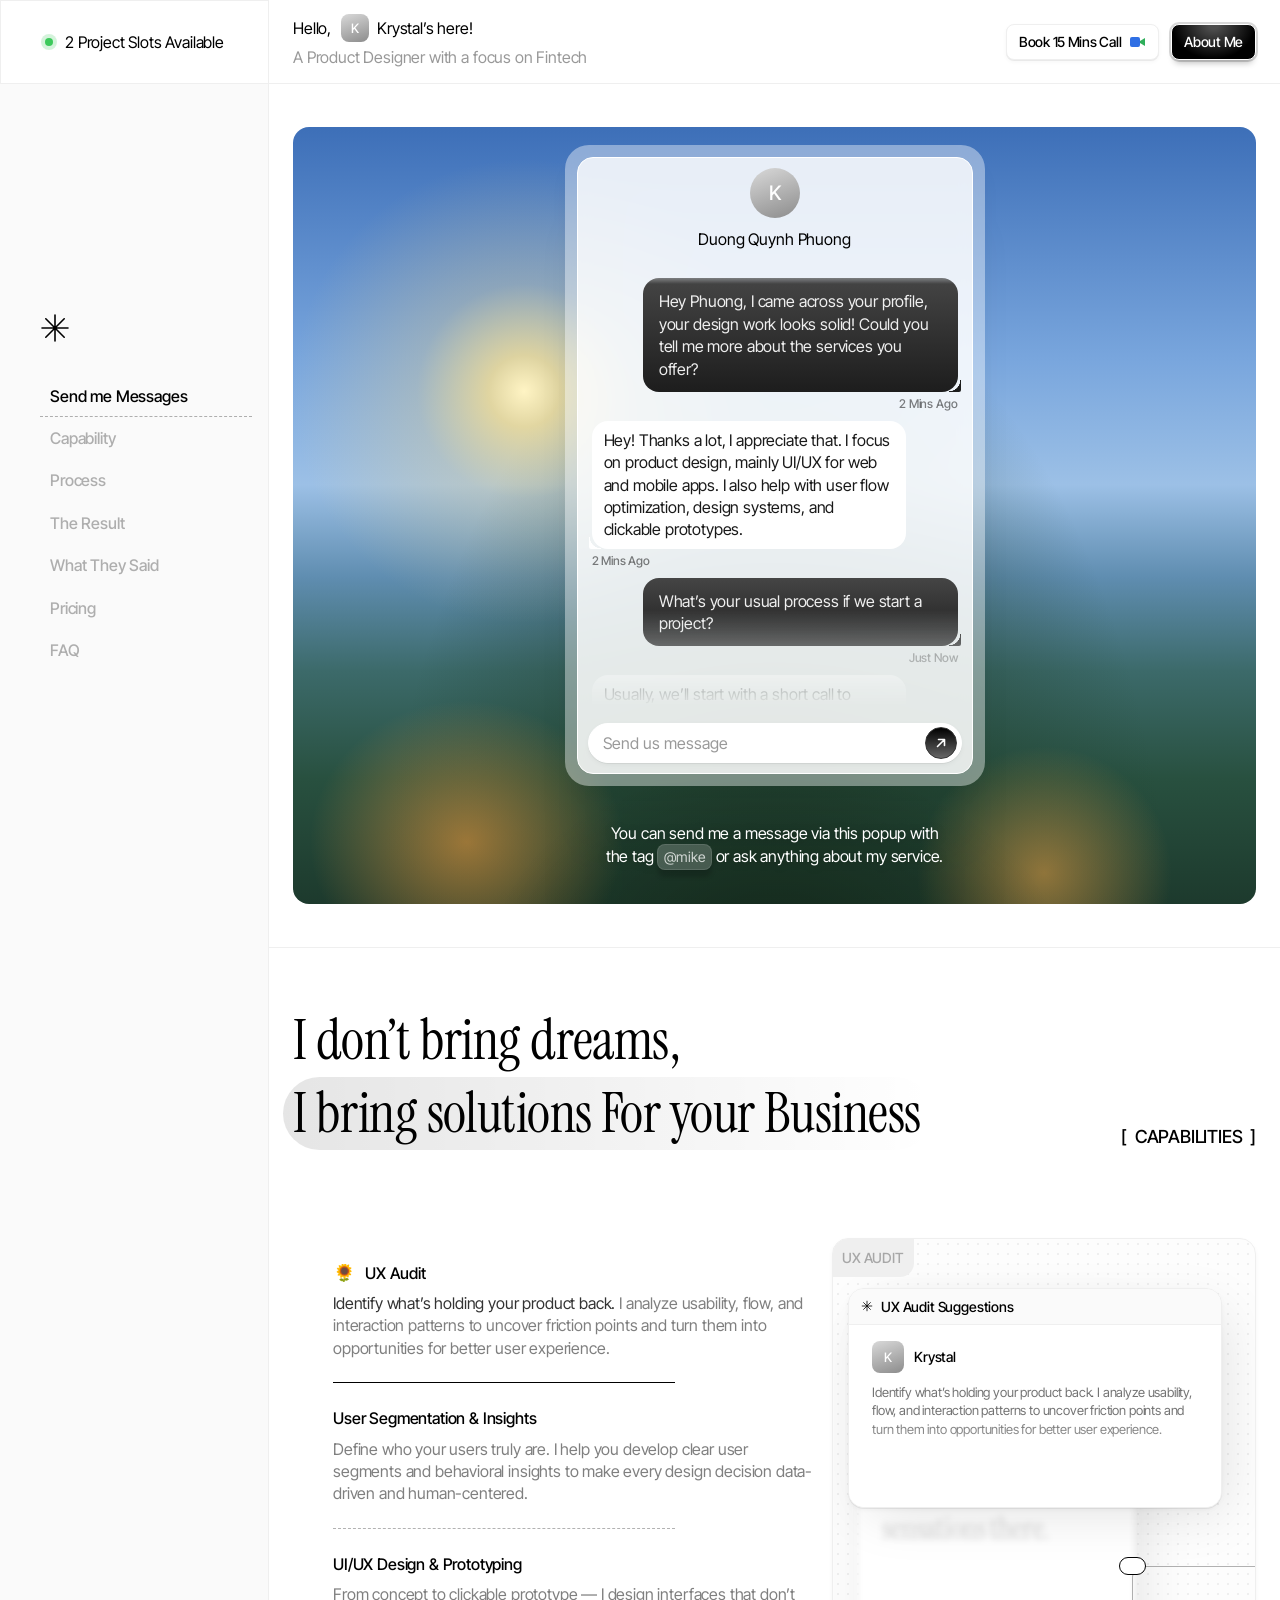
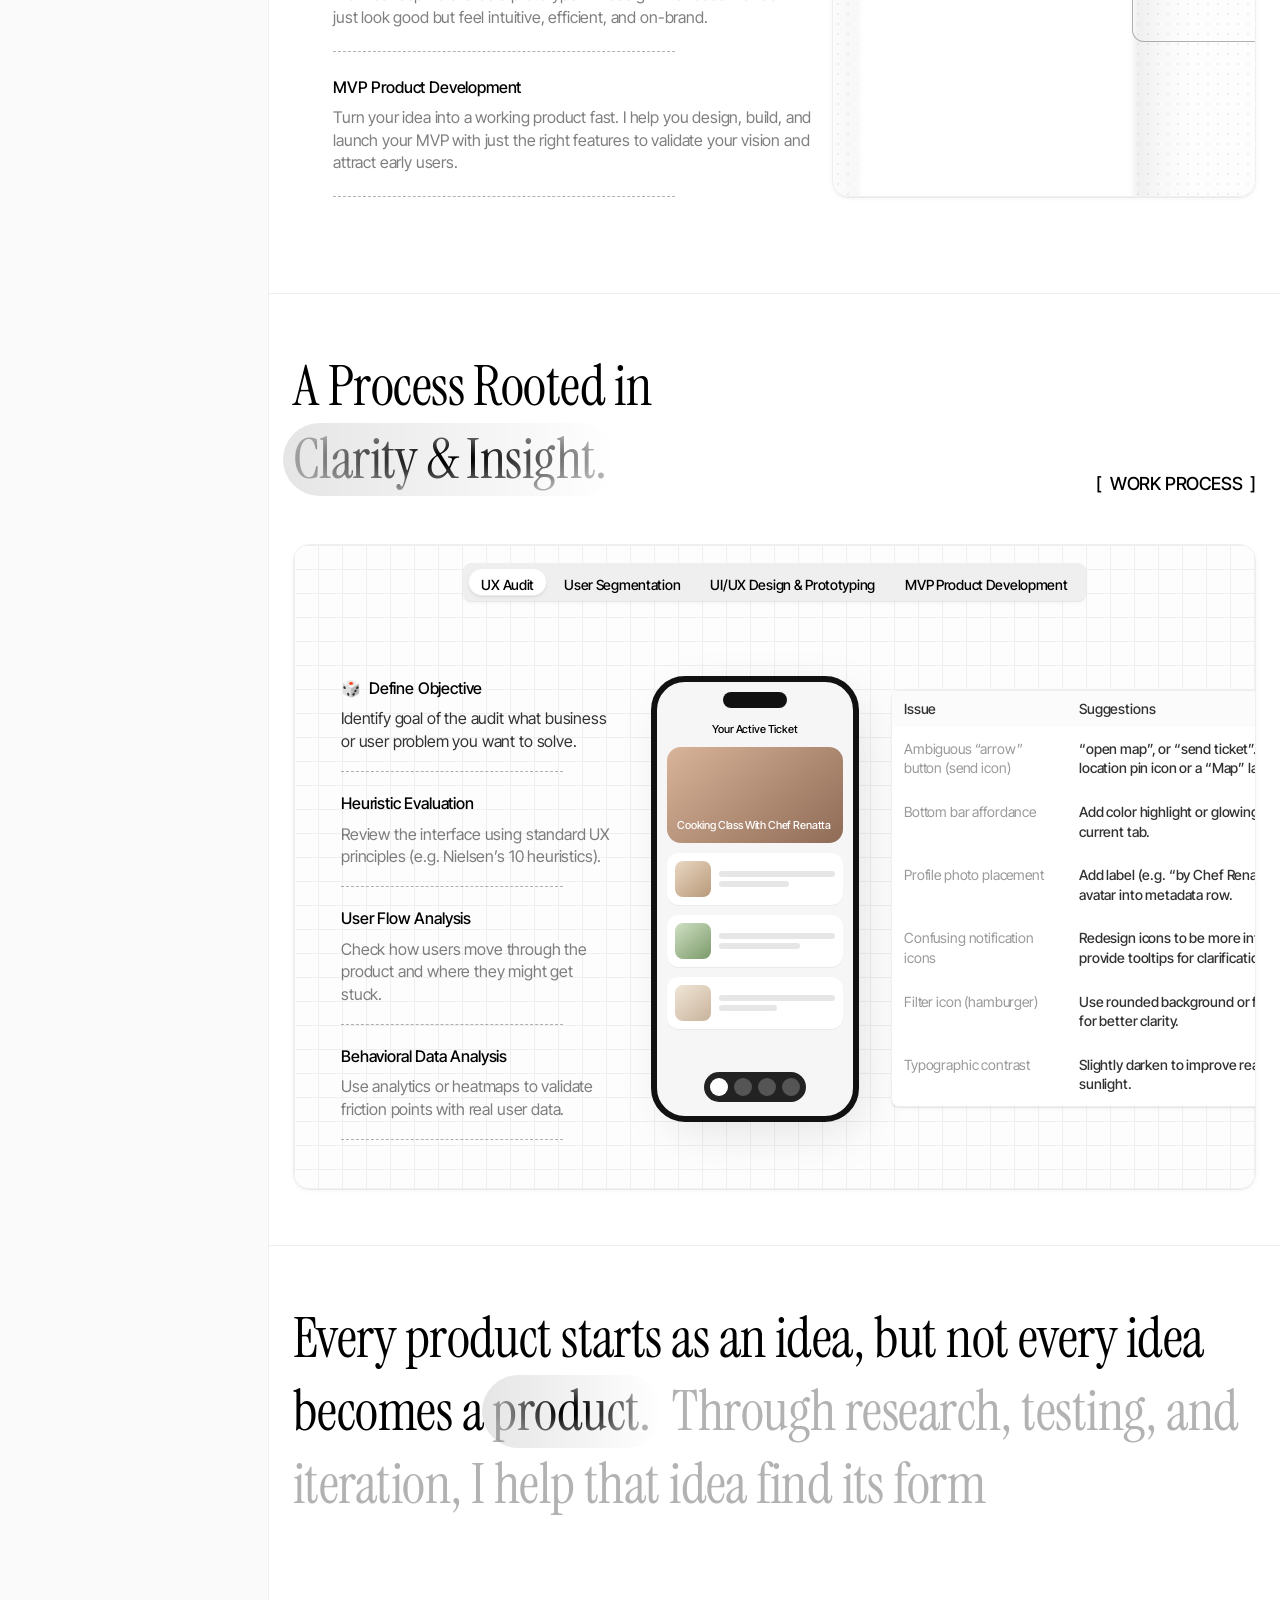
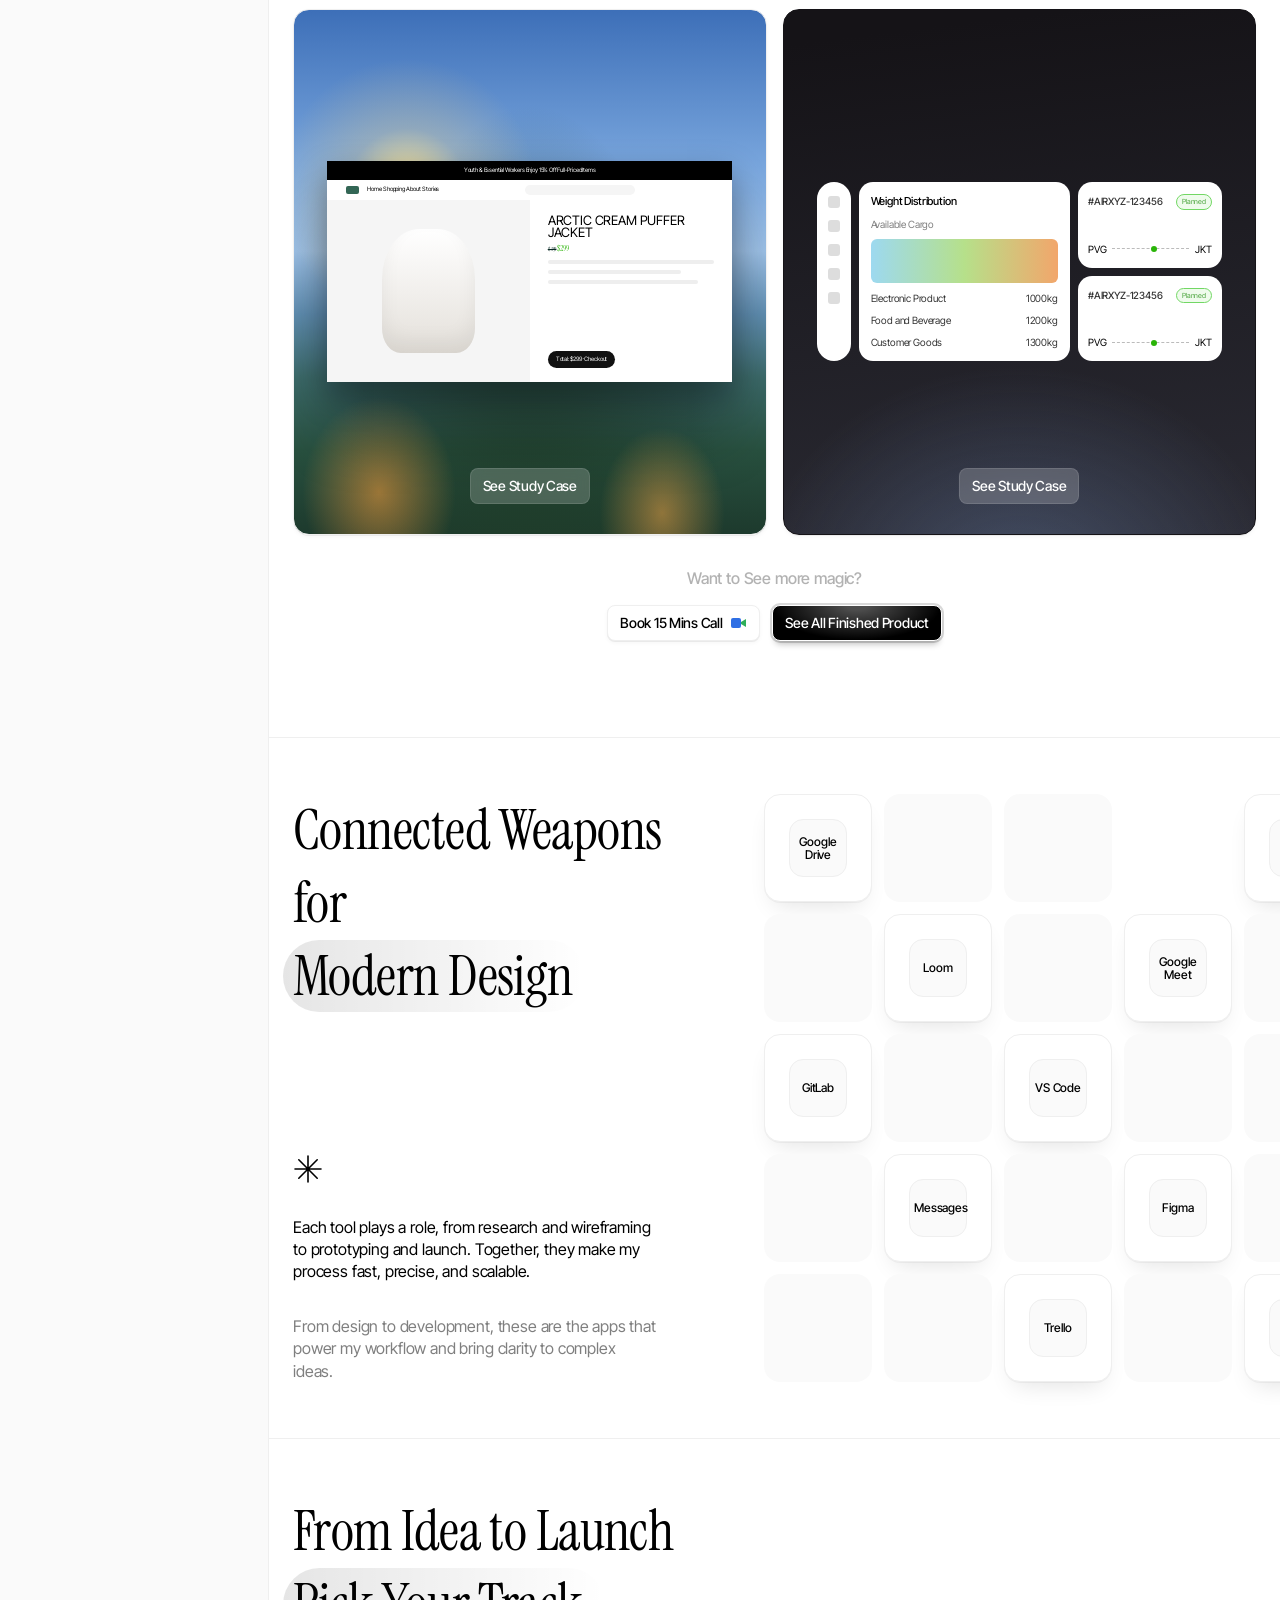
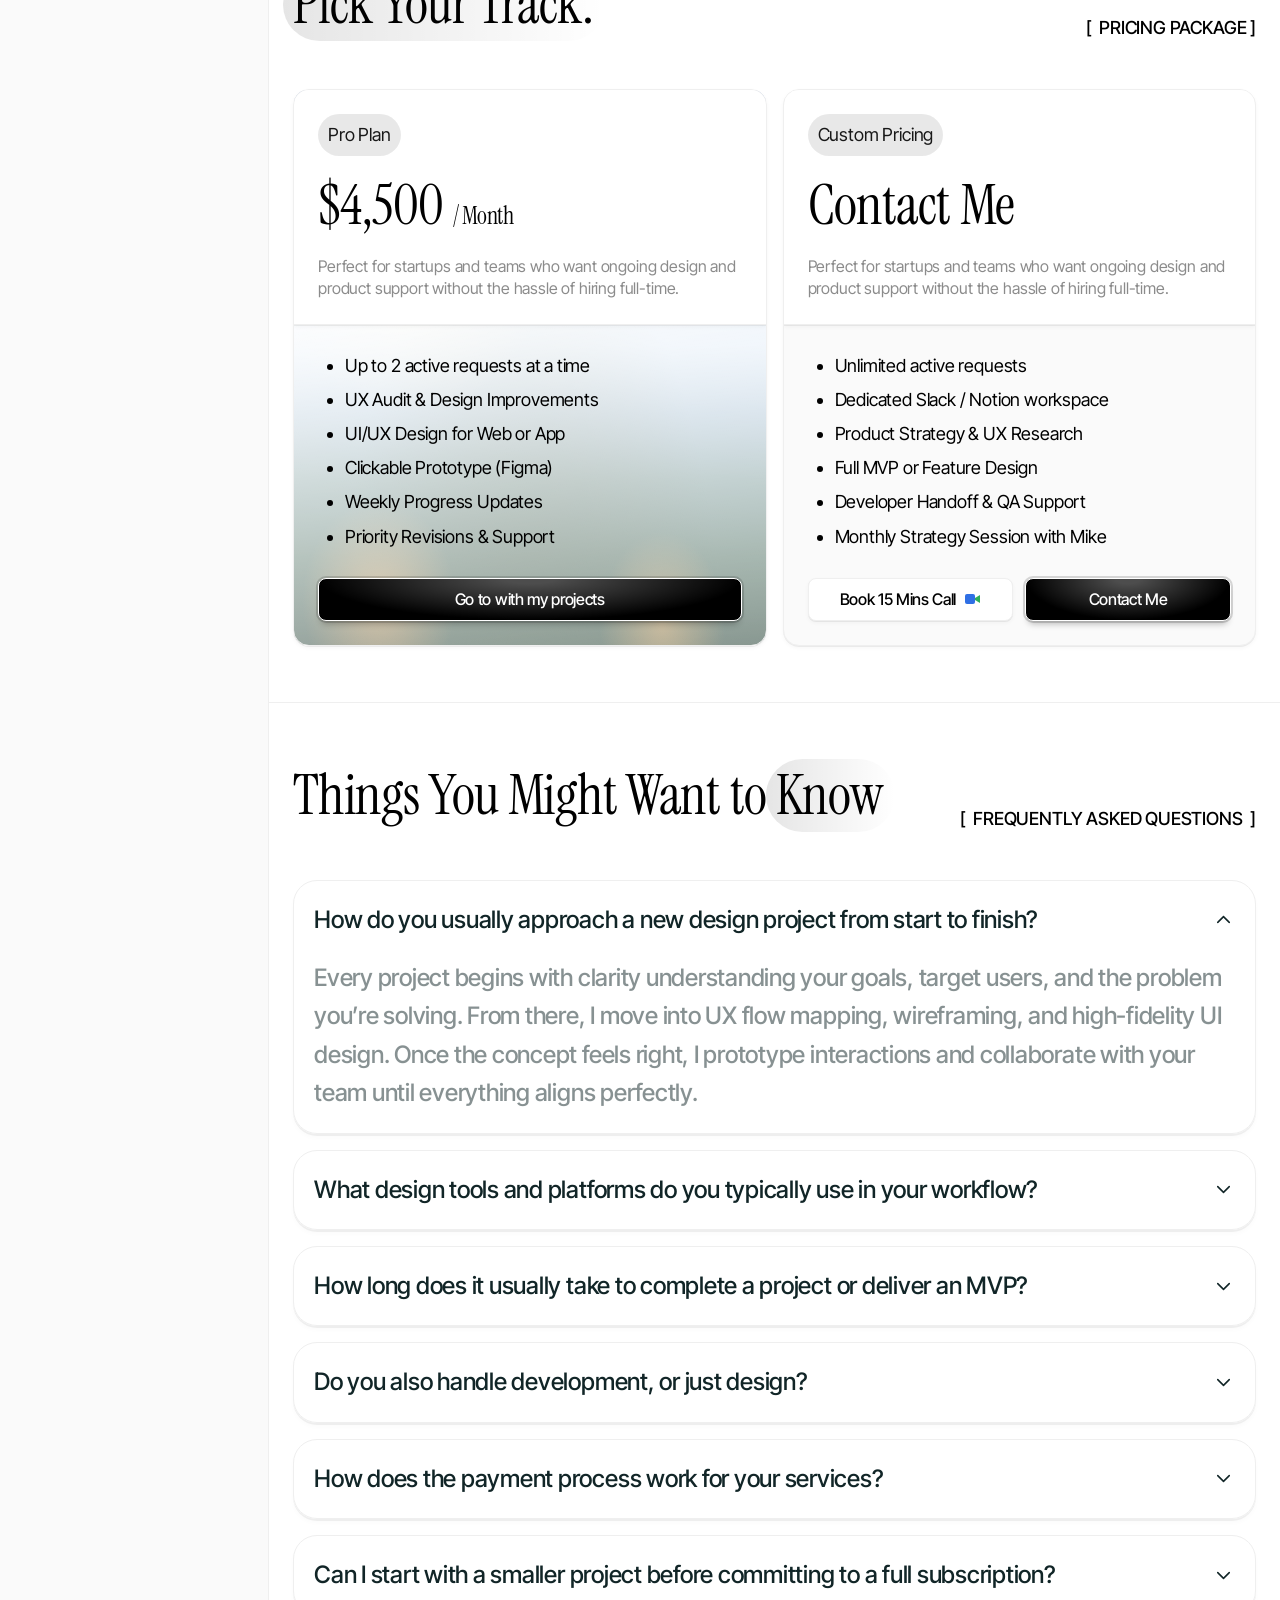
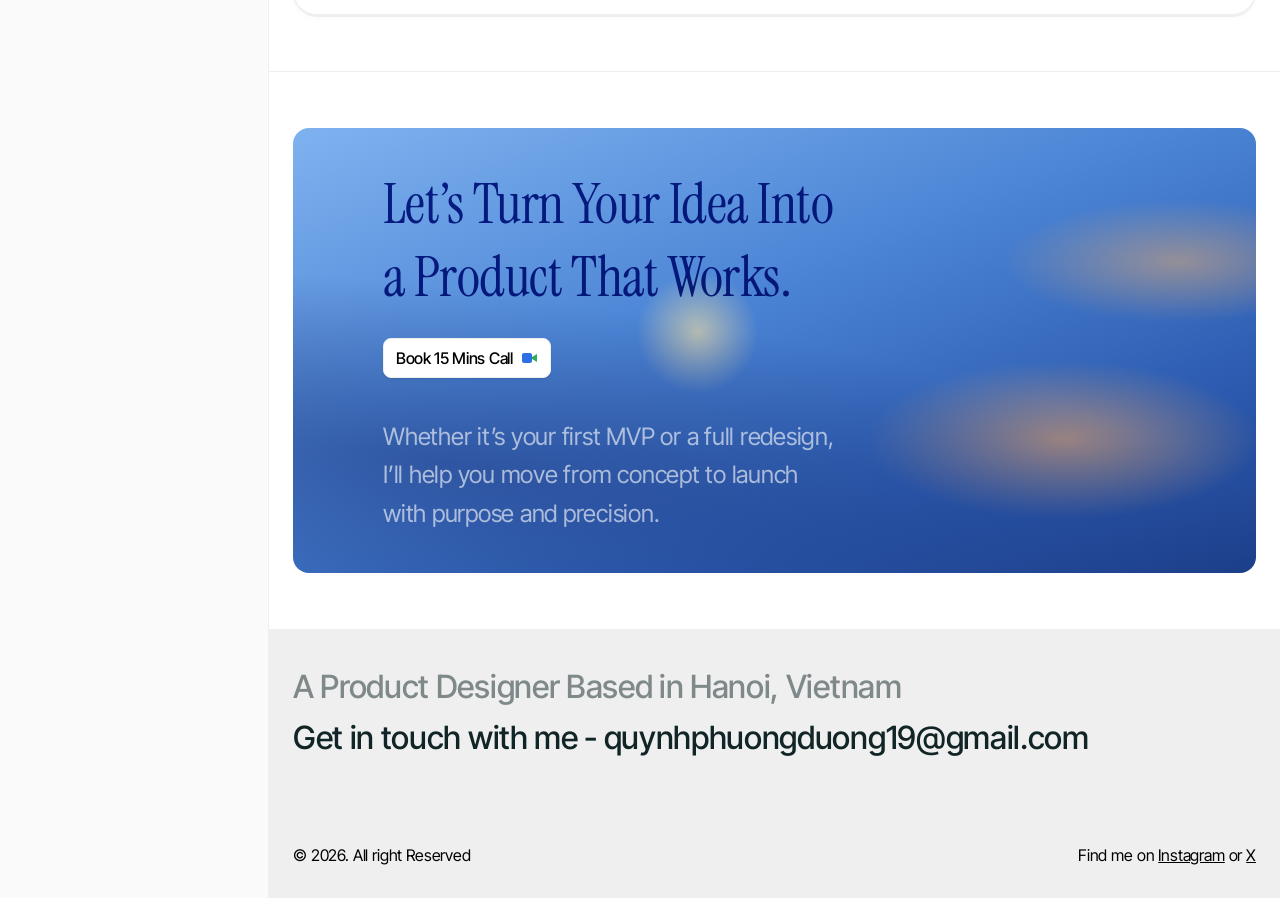
<file: index.html>
<!DOCTYPE html>
<html lang="en">
<head>
<meta charset="utf-8">
<meta name="viewport" content="width=device-width, initial-scale=1, viewport-fit=cover">
<title>Krystal - Product Designer</title>
<meta name="description" content="Product designer focused on Fintech - UX audits, user insights, UI/UX design and MVP development.">
<link rel="preconnect" href="https://fonts.googleapis.com">
<link rel="preconnect" href="https://fonts.gstatic.com" crossorigin>
<link href="https://fonts.googleapis.com/css2?family=Instrument+Serif&family=Inter+Tight:wght@400;500&display=swap" rel="stylesheet">
<style id="site-css">
/* ============ Design tokens (from Figma variables) ============ */
:root{
  --white:#fff; --black:#000;
  --bg:#ffffff;            /* Color/Background/White */
  --side:#fafafa;          /* Color/Background/Lotion */
  --line:#efefef;          /* Color/Stroke/Bright Gray */
  --ink:#000000;           /* Color/Text/Black */
  --ink-80:rgba(0,0,0,.8);
  --ink-50:rgba(0,0,0,.5); /* Color/Text/Black 50% */
  --ink-30:rgba(0,0,0,.3);
  --deep:#112527;          /* Color/Text/Dark Jungle Green */
  --panel:rgba(245,245,245,.2);
  --hl:rgba(0,0,0,.1);
  --shadow-btn:0 2px 4px rgba(0,0,0,.04),0 1px 0 rgba(0,0,0,.06);
  --serif:"Instrument Serif",Georgia,"Times New Roman",serif;
  --sans:"Inter Tight","Inter",system-ui,-apple-system,"Segoe UI",Roboto,Arial,sans-serif;
  --side-w:269px;
  --nav-h:84px;

  /* Placeholder artwork. Swap any of these for url("your-image.jpg") */
  --scene: radial-gradient(circle at 24% 34%, rgba(255,244,196,1) 0, rgba(255,226,140,.75) 4%, rgba(255,214,120,.25) 12%, transparent 26%),
           radial-gradient(ellipse at 18% 92%, rgba(255,160,60,.55) 0, transparent 14%),
           radial-gradient(ellipse at 78% 96%, rgba(255,170,70,.5) 0, transparent 12%),
           radial-gradient(ellipse at 50% 120%, #1f3d2a 0, transparent 60%),
           linear-gradient(180deg,#3d6fb8 0%,#79a6dd 30%,#9cc0e6 46%,#5f8db0 58%,#3c6a6a 70%,#28503f 84%,#1d3a2d 100%);
  --scene-cta: radial-gradient(circle at 42% 46%, rgba(255,230,160,.6) 0, transparent 10%),
               radial-gradient(ellipse at 80% 70%, rgba(255,170,90,.55) 0, transparent 18%),
               radial-gradient(ellipse at 92% 30%, rgba(255,180,100,.45) 0, transparent 14%),
               linear-gradient(160deg,#7fb2ef 0%,#4d86d6 40%,#2c5bb0 75%,#1d3f8a 100%);
  box-sizing:border-box;
  padding-top:env(safe-area-inset-top,0px);
  padding-bottom:env(safe-area-inset-bottom,0px);
}
@media (prefers-color-scheme: dark){
  :root:not([data-theme="light"]){
    --bg:#111213; --side:#161718; --line:#26282a; --ink:#f2f2f2;
    --ink-80:rgba(242,242,242,.82); --ink-50:rgba(242,242,242,.55); --ink-30:rgba(242,242,242,.32);
    --deep:#e9f0f0; --panel:rgba(255,255,255,.03); --hl:rgba(255,255,255,.12);
  }
}
:root[data-theme="dark"]{
  --bg:#111213; --side:#161718; --line:#26282a; --ink:#f2f2f2;
  --ink-80:rgba(242,242,242,.82); --ink-50:rgba(242,242,242,.55); --ink-30:rgba(242,242,242,.32);
  --deep:#e9f0f0; --panel:rgba(255,255,255,.03); --hl:rgba(255,255,255,.12);
}
html{scroll-padding-top:calc(var(--nav-h) + env(safe-area-inset-top,0px));scroll-behavior:smooth}
@media (prefers-reduced-motion: reduce){html{scroll-behavior:auto}*{transition:none!important;animation:none!important}}
*,*::before,*::after{box-sizing:border-box}
body{margin:0;background:var(--bg);color:var(--ink);font-family:var(--sans);font-size:16px;line-height:1.4;letter-spacing:-.01em;-webkit-font-smoothing:antialiased}
img{max-width:100%;display:block}
button{font:inherit;color:inherit;cursor:pointer}
a{color:inherit}
:focus-visible{outline:2px solid #2f6fe4;outline-offset:2px;border-radius:6px}

/* ============ Buttons ============ */
.btn{display:inline-flex;align-items:center;justify-content:center;gap:8px;height:36px;padding:8px 12px;border-radius:8px;font-size:14px;font-weight:500;letter-spacing:-.02em;text-decoration:none;white-space:nowrap;border:1px solid var(--line);background:var(--bg);color:var(--ink);box-shadow:var(--shadow-btn);transition:transform .15s ease}
.btn:active{transform:translateY(1px)}
.btn-dark{color:#fff;border:1px solid #fff;background:radial-gradient(ellipse 50% 100% at 50% 0,rgba(255,255,255,.3) 12%,rgba(255,255,255,0) 100%),#000;box-shadow:0 6px 6px -3px rgba(0,0,0,.25),0 0 0 2px rgba(0,0,0,.15)}
.btn-glass{color:#fff;background:rgba(255,255,255,.2);border:1px solid rgba(239,239,239,.12);box-shadow:none;backdrop-filter:blur(6px);-webkit-backdrop-filter:blur(6px)}
.btn-lg{height:43px;font-size:16px}
.cam{width:17px;height:14px;flex:none}

/* ============ Layout shell ============ */
.topbar{position:sticky;top:0;z-index:30;display:flex;height:var(--nav-h);background:var(--bg)}
.slots{width:var(--side-w);flex:none;display:flex;align-items:center;justify-content:center;gap:12px;border:1px solid var(--line);background:var(--bg);padding:16px 24px;font-size:16px;white-space:nowrap}
.dot{width:8px;height:8px;border-radius:50%;background:#3cc95b;box-shadow:0 0 0 4px rgba(60,201,91,.22)}
.header{flex:1;display:flex;align-items:center;gap:16px;padding:16px 24px;border-bottom:1px solid var(--line);min-width:0}
.intro{flex:1;min-width:0;display:flex;flex-direction:column;gap:4px}
.greet{display:flex;align-items:center;gap:10px}
.who{display:flex;align-items:center;gap:8px}
.avatar{flex:none;display:grid;place-items:center;background:linear-gradient(160deg,#d9d9d9,#8c8c8c);color:#fff;font-weight:500;overflow:hidden}
.avatar-sm{width:28px;height:28px;border-radius:8px;font-size:13px}
.tagline{opacity:.4;white-space:nowrap;overflow:hidden;text-overflow:ellipsis}
.actions{display:flex;gap:12px;align-items:center}
.menu-btn{display:none;background:none;border:0;padding:8px;margin-right:-8px}
.menu-btn span{display:block;width:22px;height:2px;background:var(--ink);margin:5px 0;border-radius:2px;transition:transform .2s ease,opacity .2s ease}
.menu-btn[aria-expanded="true"] span:nth-child(1){transform:translateY(7px) rotate(45deg)}
.menu-btn[aria-expanded="true"] span:nth-child(2){opacity:0}
.menu-btn[aria-expanded="true"] span:nth-child(3){transform:translateY(-7px) rotate(-45deg)}

.shell{display:flex;align-items:stretch}
.sidebar{width:var(--side-w);flex:none;background:var(--side);border-right:1px solid var(--line)}
.sidebar-inner{position:sticky;top:var(--nav-h);height:calc(100vh - var(--nav-h));display:flex;flex-direction:column;justify-content:center;gap:32px;padding:40px 16px 40px 40px}
.logo{width:30px;height:30px;color:var(--ink)}
.side-links{list-style:none;margin:0;padding:0}
.side-links a{display:block;padding:10px;text-decoration:none;font-weight:500;opacity:.3;position:relative;transition:opacity .2s ease}
.side-links a:hover{opacity:.6}
.side-links a[aria-current="true"]{opacity:1}
.side-links a[aria-current="true"]::after{content:"";position:absolute;left:0;right:0;bottom:0;border-bottom:1px dashed var(--ink-30)}
main{flex:1;min-width:0}

/* ============ Section scaffolding ============ */
.section{padding:56px 24px;display:flex;flex-direction:column;gap:48px;border-bottom:1px solid var(--line)}
.sec-head{display:flex;align-items:flex-end;justify-content:space-between;gap:24px}
.title{font-family:var(--serif);font-weight:400;font-size:56px;line-height:1.3;letter-spacing:-.01em;margin:0}
.hl{display:inline-block;margin-left:-10px;padding:0 12px 0 10px;border-radius:999px;background:linear-gradient(90deg,var(--hl),rgba(0,0,0,0))}
.fade-text{background:radial-gradient(ellipse 50% 50% at 50% 50%,var(--ink) 13%,var(--ink-30) 100%);-webkit-background-clip:text;background-clip:text;color:transparent}
.label{font-size:18px;font-weight:500;letter-spacing:-.01em;white-space:pre;flex:none}
.frame{position:relative;border:1px solid var(--line);border-radius:16px;background:var(--panel);box-shadow:var(--shadow-btn);overflow:hidden}
.dots{background-image:radial-gradient(var(--line) 1px,transparent 1.2px);background-size:10px 10px}
.grid-bg{background-image:linear-gradient(var(--line) 1px,transparent 1px),linear-gradient(90deg,var(--line) 1px,transparent 1px);background-size:24px 24px}

/* ============ Hero ============ */
.hero{padding:43px 24px;border-bottom:1px solid var(--line)}
.scene{position:relative;height:777px;border-radius:16px;overflow:hidden;background:var(--scene);background-size:cover;background-position:center;display:flex;flex-direction:column;align-items:center;justify-content:center;gap:20px;padding:40px 16px}
.scene::after{content:"";position:absolute;left:50%;bottom:-260px;width:576px;height:402px;transform:translateX(-50%);background:radial-gradient(closest-side,rgba(0,0,0,.35),transparent);pointer-events:none}
.chat-shell{position:relative;z-index:1;width:420px;max-width:100%;height:641px;padding:12px;border-radius:24px;background:rgba(255,255,255,.4);backdrop-filter:blur(12px);-webkit-backdrop-filter:blur(12px);box-shadow:0 18px 19.5px rgba(0,0,0,.03),0 72px 36px rgba(0,0,0,.03),0 161px 48px rgba(0,0,0,.02)}
.chat{height:100%;display:flex;flex-direction:column;gap:16px;padding:10px;border-radius:16px;background:rgba(255,255,255,.79);border:1px solid #fff;color:#000}
.chat-head{display:flex;flex-direction:column;align-items:center;gap:10px;flex:none}
.avatar-lg{width:50px;height:50px;border-radius:50%;font-size:20px}
.msgs{flex:1;min-height:0;overflow-y:auto;display:flex;flex-direction:column;gap:8px;padding:12px 4px;scrollbar-width:none;-webkit-mask-image:linear-gradient(180deg,transparent 0,#000 18px,#000 78%,transparent 100%);mask-image:linear-gradient(180deg,transparent 0,#000 18px,#000 78%,transparent 100%)}
.msgs::-webkit-scrollbar{display:none}
.msg{display:flex;flex-direction:column;gap:4px;max-width:86%}
.msg.out{align-self:flex-end;align-items:flex-end}
.msg.in{align-self:flex-start;align-items:flex-start}
.bubble{position:relative;border-radius:16px;font-size:16px;line-height:1.4}
.out .bubble{padding:12px 16px;color:rgba(255,255,255,.92);background:linear-gradient(180deg,#454545,#1d1d1d)}
.in .bubble{padding:8px 12px;background:#fff;color:rgba(0,0,0,.9)}
.out .bubble::after,.in .bubble::after{content:"";position:absolute;bottom:0;width:12px;height:12px}
.out .bubble::after{right:-3px;background:radial-gradient(circle at 0 0,transparent 11px,#1d1d1d 11.5px);border-bottom-right-radius:2px}
.in .bubble::after{left:-3px;background:radial-gradient(circle at 100% 0,transparent 11px,#fff 11.5px);border-bottom-left-radius:2px}
.bubble a{color:inherit;font-weight:500}
.time{font-size:12px;font-weight:500;color:rgba(0,0,0,.5)}
.composer{flex:none;display:flex;align-items:center;gap:10px;height:40px;padding:0 4px 0 12px;border-radius:999px;background:#fff;border:1px solid #fff;filter:drop-shadow(0 2px 2px rgba(0,0,0,.04)) drop-shadow(0 1px 0 rgba(0,0,0,.06))}
.composer input{flex:1;min-width:0;border:0;outline:0;background:transparent;font:inherit;color:#000}
.composer input::placeholder{color:rgba(0,0,0,.4)}
.send{flex:none;width:32px;height:32px;border-radius:88px;border:1px solid #353535;background:linear-gradient(180deg,#000,#666);display:grid;place-items:center;color:#fff}
.caption{position:relative;z-index:1;text-align:center;color:#fff;max-width:340px;text-shadow:0 1px 8px rgba(0,0,0,.25)}
.tag{display:inline-block;padding:2px 6px;border-radius:8px;font-size:14px;background:rgba(255,255,255,.2);border:1px solid rgba(255,255,255,.1);box-shadow:0 7px 4px rgba(0,0,0,.17),0 1px 0 rgba(0,0,0,.06);color:rgba(255,255,255,.75);text-shadow:none}

/* ============ Capabilities ============ */
.cap-body{display:flex;gap:0;padding:40px 0;align-items:stretch}
.services{width:539px;flex:none;padding-right:16px;margin:0;list-style:none}
.service{position:relative;padding:24px 0}
.service::after{content:"";position:absolute;left:0;bottom:0;width:342px;max-width:100%;border-bottom:1px dashed var(--ink-30)}
.service:first-child::after{border-bottom-style:solid;border-color:var(--ink)}
.service button{all:unset;cursor:pointer;display:flex;flex-direction:column;gap:8px;width:100%}
.service button:focus-visible{outline:2px solid #2f6fe4;outline-offset:4px;border-radius:6px}
.svc-title{display:flex;align-items:center;font-weight:500}
.svc-icon{width:0;overflow:hidden;font-size:18px;line-height:1;transition:width .2s ease}
.service[aria-current="true"] .svc-icon{width:32px}
.svc-desc{color:var(--ink-50)}
.service[aria-current="true"] .svc-desc .lead{color:var(--ink-80)}
.cap-visual{flex:1;min-width:0;min-height:542px}
.corner{position:absolute;left:-1px;top:-1px;z-index:2;padding:10px;background:var(--line);border-bottom-right-radius:14px;font-size:14px;font-weight:500;color:var(--ink-30);text-transform:uppercase}
.mock-app{position:absolute;left:24px;right:120px;top:64px;bottom:-40px;border-radius:8px;background:#fff;border:1px solid #efefef;filter:blur(3px);box-shadow:10px 14px 54px -11px rgba(0,0,0,.13);overflow:hidden}
.mock-app .bar{height:16px;background:#f3d29c}
.mock-app .row{height:10px;border-radius:6px;background:#efefef;margin:14px 24px}
.mock-app .big{font-family:var(--serif);font-size:30px;line-height:1.4;color:rgba(0,0,0,.18);padding:24px}
.audit-card{position:absolute;z-index:1;top:49px;right:33px;width:400px;max-width:calc(100% - 48px);border-radius:16px;background:#fff;border:1px solid #efefef;color:#000;box-shadow:10px 14px 54px -11px rgba(0,0,0,.13),var(--shadow-btn);overflow:hidden}
.audit-card header{display:flex;align-items:center;gap:8px;padding:8px 12px;background:#fafafa;border-bottom:1px solid #efefef;font-size:14px;font-weight:500}
.audit-card .body{padding:16px 23px 0;height:182px;position:relative}
.audit-card .from{display:flex;align-items:center;gap:10px;font-size:14px;font-weight:500;margin-bottom:10px}
.audit-card .from .avatar{width:32px;height:32px;border-radius:8px;font-size:13px}
.audit-card p,.audit-card li{font-size:13px;line-height:1.4;margin:0;color:rgba(0,0,0,.55)}
.audit-card ul{margin:0;padding-left:20px}
.audit-card .body::after{content:"";position:absolute;inset:auto 0 0 0;height:90px;background:linear-gradient(180deg,rgba(255,255,255,0),#fff)}
.connector{position:absolute;right:0;top:calc(50% + 48px);width:123px;height:76px;border:1px solid var(--ink-30);border-right:0;border-radius:12px 0 0 12px}
.connector::before{content:"";position:absolute;left:-14px;top:-10px;width:27px;height:18px;border:1px solid var(--ink);border-radius:10px;background:var(--bg)}

/* ============ Process ============ */
.proc{min-height:606px;padding:18px 24px 48px}
.tabs{display:flex;gap:4px;width:max-content;max-width:100%;margin:0 auto;padding:4px;border-radius:8px;background:var(--line);border:1px solid var(--line);box-shadow:var(--shadow-btn);overflow-x:auto;scrollbar-width:none}
.tabs::-webkit-scrollbar{display:none}
.tab{height:28px;padding:6px 12px;border-radius:16px;border:1px solid transparent;background:none;font-size:14px;font-weight:500;letter-spacing:-.02em;white-space:nowrap;color:var(--ink)}
.tab[aria-selected="true"]{background:var(--bg);border-color:var(--line);box-shadow:var(--shadow-btn)}
.proc-content{display:flex;align-items:center;justify-content:space-between;gap:32px;margin-top:56px;padding:0 23px}
.proc-left{display:flex;align-items:center;gap:20px}
.steps{list-style:none;margin:0;padding:0 16px 0 0;width:290px}
.step{position:relative;padding:20px 0;display:flex;flex-direction:column;gap:8px}
.step::after{content:"";position:absolute;left:0;bottom:0;width:222px;border-bottom:1px dashed var(--ink-30)}
.step h3{margin:0;font-size:16px;font-weight:500;display:flex;gap:8px;align-items:center}
.step p{margin:0;color:var(--ink-50)}
.step:first-child p{color:var(--ink-80)}
.phone{width:208px;height:446px;flex:none;border-radius:34px;border:6px solid #111;background:#f6f6f6;box-shadow:10px 14px 54px -11px rgba(0,0,0,.13);padding:14px 10px;display:flex;flex-direction:column;gap:10px;overflow:hidden;color:#000}
.phone .island{width:64px;height:16px;border-radius:12px;background:#111;margin:-4px auto 4px}
.phone .ph-title{font-size:11px;font-weight:500;text-align:center}
.ph-card{border-radius:12px;background:#fff;padding:8px;display:flex;gap:8px;align-items:center;box-shadow:0 1px 0 rgba(0,0,0,.05)}
.ph-thumb{width:36px;height:36px;border-radius:8px;background:linear-gradient(140deg,#e9d7c2,#b99a7a);flex:none}
.ph-lines{flex:1}
.ph-lines i{display:block;height:6px;border-radius:4px;background:#e6e6e6;margin:4px 0}
.ph-hero{height:96px;border-radius:14px;background:linear-gradient(140deg,#d8b49a,#8f6a55);display:flex;align-items:flex-end;padding:10px;color:#fff;font-size:11px;font-weight:500}
.ph-nav{margin-top:auto;align-self:center;display:flex;gap:6px;padding:6px;border-radius:20px;background:#222}
.ph-nav i{width:18px;height:18px;border-radius:50%;background:#555}
.ph-nav i:first-child{background:#fff}
.table{position:relative;width:480px;flex:none;border:1px solid var(--line);border-radius:8px;background:var(--bg);box-shadow:var(--shadow-btn)}
.table table{width:100%;border-collapse:collapse;font-size:14px;letter-spacing:-.01em}
.table th{background:var(--side);text-align:left;font-weight:500;padding:8px 12px;opacity:.8}
.table td{padding:12px;vertical-align:top;opacity:.8}
.table td:first-child{width:175px;color:var(--ink-50)}
.table td:last-child{font-weight:500}
.seal{position:absolute;right:-10px;top:-32px;width:56px;height:56px;border-radius:50%;background:radial-gradient(circle at 40% 35%,#f5d2a8,#c98a52 60%,#a3653a);box-shadow:0 4px 10px rgba(0,0,0,.18);display:grid;place-items:center;color:rgba(255,255,255,.85);font-family:var(--serif);font-size:22px}
.panel[hidden]{display:none}

/* ============ Results ============ */
.title-long{max-width:971px}
.title-long .muted{color:var(--ink-30)}
.results{display:flex;flex-direction:column;align-items:center;gap:32px;padding:40px 0}
.cases{display:grid;grid-template-columns:1fr 1fr;gap:16px;width:100%}
.case{height:526px;display:flex;align-items:center;justify-content:center;border-radius:16px}
.case-a{background:var(--scene);background-size:cover}
.case-b{background:radial-gradient(ellipse 80% 60% at 50% 110%,rgba(120,150,200,.35),transparent 70%),linear-gradient(173deg,#151317 6%,#2a2a33 100%);border-color:#151317}
.case .see{position:absolute;left:50%;bottom:30px;transform:translateX(-50%)}
.win{width:min(496px,86%);aspect-ratio:496/270;background:#fff;color:#000;box-shadow:0 14px 30px rgba(0,7,10,.35),0 55px 55px rgba(0,7,10,.2);display:grid;grid-template-rows:auto auto 1fr;overflow:hidden}
.win .promo{background:#000;color:#fff;font-size:6px;text-align:center;padding:5px}
.win .wnav{display:flex;align-items:center;gap:8px;padding:5px 19px;font-size:6px}
.win .wnav b{width:13px;height:8px;border-radius:2px;background:#365}
.win .wnav .srch{margin:0 auto;width:110px;height:10px;border-radius:9px;background:#f5f5f5}
.win .wbody{display:grid;grid-template-columns:1fr 1fr}
.win .shot{background:#f5f5f5;display:grid;place-items:center}
.win .shot span{width:46%;aspect-ratio:3/4;border-radius:40% 40% 20% 20%;background:linear-gradient(180deg,#fff,#e4e0da);box-shadow:inset 0 -12px 20px rgba(0,0,0,.06)}
.win .info{padding:14px 18px;display:flex;flex-direction:column;gap:6px}
.win h4{margin:0;font-size:13px;font-weight:400;text-transform:uppercase;line-height:.95}
.win .price{font-size:8px;color:#2ab408}
.win .ln{height:4px;border-radius:3px;background:#eee}
.win .buy{margin-top:auto;align-self:flex-start;font-size:6px;color:#fff;background:#111;border-radius:20px;padding:4px 8px}
.dash{display:flex;gap:8px;align-items:stretch;width:86%}
.dash .rail{width:34px;border-radius:40px;background:#fff;display:flex;flex-direction:column;align-items:center;gap:12px;padding:14px 0}
.dash .rail i{width:12px;height:12px;border-radius:3px;background:#ddd}
.dash .w{flex:1.3;background:#fff;border-radius:14px;padding:12px;color:#000;font-size:10px;display:flex;flex-direction:column;gap:8px}
.dash .w strong{font-weight:500;font-size:11px}
.gauge{height:44px;border-radius:6px;background:linear-gradient(90deg,#9dd9f0,#b6e08a 50%,#f2a66b)}
.dash .kv{display:flex;justify-content:space-between;opacity:.8}
.dash .stack{flex:1;display:flex;flex-direction:column;gap:8px}
.dash .t{flex:1;background:#fff;border-radius:14px;padding:12px 10px;font-size:10px;color:#000;display:flex;flex-direction:column;justify-content:space-between}
.pill-ok{font-size:7px;color:#1d8f0c;border:.5px solid #50ce3e;background:rgba(80,206,62,.12);border-radius:99px;padding:2px 5px}
.route{display:flex;align-items:center;gap:6px}
.route i{flex:1;border-top:1px dashed #bbb;position:relative}
.route i::after{content:"";position:absolute;left:50%;top:-3px;width:6px;height:6px;border-radius:50%;background:#2ab408}
.more{display:flex;flex-direction:column;align-items:center;gap:16px}
.more p{margin:0;font-weight:500;color:var(--ink-30)}
.row-btns{display:flex;gap:12px;flex-wrap:wrap;justify-content:center}

/* ============ Tools ============ */
.tools{flex-direction:row;justify-content:space-between;gap:40px}
.tools-text{width:431px;flex:none;display:flex;flex-direction:column;justify-content:space-between;gap:48px}
.tools-copy{display:flex;flex-direction:column;gap:32px;max-width:366px}
.tools-copy p{margin:0}
.tools-copy p + p{color:var(--ink-50)}
.spark{width:30px;height:30px}
.tool-grid{display:grid;grid-template-columns:repeat(5,108px);grid-auto-rows:108px;gap:12px;padding-right:32px;align-content:start}
.tile{border-radius:16px;display:grid;place-items:center;font-size:13px;font-weight:500;text-align:center}
.tile.blank{background:var(--side)}
.tile.tool{background:var(--bg);box-shadow:0 12px 24px -10px rgba(0,0,0,.12),0 1px 0 rgba(0,0,0,.04);border:1px solid var(--line)}
.tile.tool span{display:grid;place-items:center;width:58px;height:58px;border-radius:14px;background:var(--side);border:1px solid var(--line);font-size:12px;line-height:1.1;padding:4px}

/* ============ Pricing ============ */
.plans{display:grid;grid-template-columns:1fr 1fr;gap:16px}
.plan{display:flex;flex-direction:column;min-height:526px}
.plan-a{background:linear-gradient(173deg,var(--bg) 34%,transparent 160%),var(--scene);background-size:cover}
.plan-b{background:var(--side)}
.plan-info{padding:24px;display:flex;flex-direction:column;gap:16px;background:var(--bg);border-bottom:1px solid var(--line);box-shadow:var(--shadow-btn)}
.chip{align-self:flex-start;padding:4px 10px;border-radius:99px;background:var(--hl);font-size:18px;line-height:1.9;opacity:.9}
.price{font-family:var(--serif);font-size:56px;line-height:1.2;margin:0;letter-spacing:-.01em}
.price small{font-size:24px}
.plan-info p{margin:0;opacity:.45}
.plan-details{flex:1;padding:24px;display:flex;flex-direction:column;justify-content:space-between;gap:24px}
.plan-details ul{margin:0;padding-left:27px;font-size:18px;line-height:1.9;letter-spacing:-.01em}
.plan-btns{display:flex;gap:12px}
.plan-btns .btn{flex:1}

/* ============ FAQ ============ */
.faq-list{display:flex;flex-direction:column;gap:16px}
.qa{border:1px solid var(--line);border-radius:24px;background:color-mix(in srgb,var(--bg) 70%,transparent);box-shadow:0 4px 5px rgba(0,0,0,.02),0 2px 0 rgba(0,0,0,.05)}
.qa h3{margin:0}
.qa button{all:unset;cursor:pointer;box-sizing:border-box;width:100%;display:flex;align-items:center;justify-content:space-between;gap:16px;padding:20px;font-size:24px;font-weight:500;line-height:1.6;letter-spacing:-.01em;color:var(--deep)}
.qa button:focus-visible{outline:2px solid #2f6fe4;outline-offset:-4px;border-radius:24px}
.chev{flex:none;width:23px;height:23px;transition:transform .25s ease}
.qa button[aria-expanded="true"] .chev{transform:rotate(180deg)}
.answer{display:grid;grid-template-rows:0fr;transition:grid-template-rows .3s ease}
.answer > div{overflow:hidden}
.answer p{margin:0;padding:0 20px 20px;max-width:967px;font-size:24px;font-weight:500;line-height:1.6;letter-spacing:-.01em;color:var(--deep);opacity:.5}
.qa.open .answer{grid-template-rows:1fr}

/* ============ CTA ============ */
.cta{padding:56px 24px}
.cta-card{position:relative;min-height:441px;border-radius:16px;overflow:hidden;background:var(--scene-cta);background-size:cover;padding:40px 90px;display:flex;flex-direction:column;justify-content:space-between;gap:40px}
.cta-card::before{content:"";position:absolute;right:-50px;top:160px;width:1730px;height:347px;border-radius:50%;transform:rotate(6.5deg);background:radial-gradient(closest-side,rgba(20,40,110,.45),transparent);pointer-events:none}
.cta-top{position:relative;display:flex;flex-direction:column;gap:24px;align-items:flex-start}
.cta h2{margin:0;max-width:469px;font-family:var(--serif);font-weight:400;font-size:56px;line-height:1.3;letter-spacing:-.01em;color:#0b2a8f;mix-blend-mode:multiply}
.cta .btn{height:40px;font-size:16px;background:#fff;color:#000;border-color:#efefef}
.cta-sub{position:relative;max-width:452px;margin:0;font-size:24px;line-height:1.6;letter-spacing:-.01em;color:rgba(255,255,255,.6)}

/* ============ Footer ============ */
footer{background:var(--line);padding:32px 24px;display:flex;flex-direction:column;gap:80px}
footer .big{margin:0;font-size:32px;font-weight:500;line-height:1.6;letter-spacing:-.01em;color:var(--deep)}
footer .big span{display:block;opacity:.5}
footer .big a{text-decoration:none}
footer .big a:hover{text-decoration:underline}
.foot-row{display:flex;justify-content:space-between;gap:16px;flex-wrap:wrap}
.foot-row p{margin:0}

/* ============ Mobile menu ============ */
.sheet{position:fixed;inset:calc(73px + env(safe-area-inset-top,0px)) 0 0 0;z-index:25;background:var(--bg);padding:24px 16px calc(24px + env(safe-area-inset-bottom,0px));display:flex;flex-direction:column;gap:24px;overflow-y:auto}
.sheet[hidden]{display:none}
.sheet a.nav{display:block;padding:12px 0;font-size:20px;font-weight:500;text-decoration:none;border-bottom:1px dashed var(--ink-30)}
.sheet .row-btns{justify-content:flex-start}

/* ============ Responsive ============ */
@media (max-width:1240px){
  .services{width:46%}
  .table{width:400px}
  .tool-grid{grid-template-columns:repeat(5,minmax(0,92px));grid-auto-rows:92px}
}
@media (max-width:1100px){
  :root{--nav-h:73px}
  .slots,.sidebar,.actions{display:none}
  .menu-btn{display:block}
  .header{padding:12px 16px}
  .section{padding:40px 16px;gap:32px}
  .hero{padding:24px 16px}
  .proc-content{flex-direction:column;align-items:stretch}
  .proc-left{justify-content:space-between}
  .table{width:100%}
  .tools{flex-direction:column}
  .tools-text{width:auto}
  .tool-grid{padding-right:0}
}
@media (max-width:760px){
  .sec-head{flex-direction:column-reverse;align-items:flex-start;gap:16px}
  .title,.cta h2{font-size:40px;line-height:1.28}
  .price{font-size:44px}
  .scene{height:691px;padding:12px 0 20px;justify-content:flex-start;gap:16px}
  .chat-shell{width:calc(100% - 24px);height:568px;padding:8px}
  .msgs .bubble{font-size:14px}
  .cap-body{flex-direction:column;padding:20px 0;gap:24px}
  .services{width:100%;padding-right:0}
  .cap-visual{min-height:308px}
  .audit-card{top:44px;right:12px;width:auto;left:40px}
  .connector{display:none}
  .mock-app{right:24px}
  .proc{padding:16px 12px 24px}
  .tabs{margin:0}
  .proc-content{margin-top:28px;padding:0}
  .proc-left{flex-direction:column;align-items:stretch}
  .steps{width:100%;padding:0}
  .phone{align-self:center}
  .table td:first-child{width:42%}
  .cases,.plans{grid-template-columns:1fr}
  .case{height:325px;align-items:flex-start;padding-top:28px}
  .dash .rail{display:none}
  .dash .w .kv:nth-of-type(n+3){display:none}
  .tool-grid{grid-template-columns:repeat(5,1fr);grid-auto-rows:auto;gap:7px}
  .tile{aspect-ratio:63/57;border-radius:12px;font-size:10px}
  .tile.tool span{width:auto;height:auto;background:none;border:0;padding:2px}
  .plan{min-height:0}
  .plan-details ul{font-size:16px}
  .chip{font-size:14px}
  .qa button{font-size:18px;padding:20px}
  .answer p{font-size:16px}
  .cta{padding:16px}
  .cta-card{padding:32px 20px;min-height:433px}
  .cta-sub{font-size:18px}
  footer{gap:48px;padding:32px 16px}
  footer .big{font-size:22px}
  .row-btns .btn{flex:1}
  .tagline{white-space:normal}
}
@media (max-width:420px){
  .win .info{padding:8px 10px}
  .dash .w{flex:1.1}
}

/* ============ Content images (CMS) ============ */
.sr-only{position:absolute!important;width:1px;height:1px;overflow:hidden;clip:rect(0 0 0 0);white-space:nowrap}
.bubble{white-space:pre-line}
.scene.has-img,.cta-card.has-img{background-size:cover;background-position:center}
.avatar img{width:100%;height:100%;object-fit:cover}
.cap-img{background:var(--side)}
.cap-img img,.case-shot{position:absolute;inset:0;width:100%;height:100%;object-fit:cover}
.phone-img{padding:0}
.phone-img img{width:100%;height:100%;object-fit:cover}
.tile.tool img{width:58px;height:58px;object-fit:contain;border-radius:14px}
.hidden-section{display:none}
@media (max-width:760px){.tile.tool img{width:64%;height:auto}}

/* ============ CMS editor (owner only) ============ */
.cms-fab{position:fixed;z-index:90;right:20px;bottom:calc(20px + env(safe-area-inset-bottom,0px));display:inline-flex;align-items:center;gap:8px;height:44px;padding:0 18px;border-radius:999px;border:1px solid #fff;background:#000;color:#fff;font:500 15px/1 var(--sans);box-shadow:0 10px 24px rgba(0,0,0,.25),0 0 0 2px rgba(0,0,0,.12)}
.cms-fab[hidden]{display:none}
.cms-panel{position:fixed;z-index:100;top:0;right:0;bottom:0;width:440px;max-width:100vw;display:flex;flex-direction:column;background:#fff;color:#141414;border-left:1px solid #e6e6e6;box-shadow:-20px 0 50px rgba(0,0,0,.12);font:14px/1.45 var(--sans);letter-spacing:0;padding-top:env(safe-area-inset-top,0px);padding-bottom:env(safe-area-inset-bottom,0px)}
.cms-panel[hidden]{display:none}
html.cms-open body{margin-right:440px}
@media (max-width:1100px){html.cms-open body{margin-right:0}}
.cms-head{display:flex;flex-direction:column;gap:10px;padding:16px;border-bottom:1px solid #eee}
.cms-head-row{display:flex;align-items:center;justify-content:space-between;gap:12px}
.cms-head h2{margin:0;font-size:17px;font-weight:500}
.cms-status{font-size:12px;color:#6b6b6b}
.cms-status.dirty{color:#a35a00}
.cms-actions{display:flex;gap:8px;flex-wrap:wrap}
.cms-btn{height:34px;padding:0 12px;border-radius:8px;border:1px solid #e3e3e3;background:#fff;color:#141414;font:500 13px var(--sans);display:inline-flex;align-items:center;gap:6px}
.cms-btn:hover{background:#f6f6f6}
.cms-btn.primary{background:#000;color:#fff;border-color:#000}
.cms-btn.primary:hover{background:#222}
.cms-btn:disabled{opacity:.5;cursor:default}
.cms-btn.icon{width:34px;padding:0;justify-content:center}
.cms-btn.danger{color:#b42318}
.cms-body{flex:1;overflow-y:auto;padding:12px 16px 40px}
.cms-group{border:1px solid #ececec;border-radius:12px;margin-bottom:10px;background:#fcfcfc}
.cms-group > summary{list-style:none;cursor:pointer;padding:12px 14px;font-weight:500;display:flex;align-items:center;justify-content:space-between}
.cms-group > summary::-webkit-details-marker{display:none}
.cms-group > summary::after{content:"";width:8px;height:8px;border-right:1.5px solid #888;border-bottom:1.5px solid #888;transform:rotate(45deg);transition:transform .2s ease}
.cms-group[open] > summary::after{transform:rotate(225deg)}
.cms-group-body{padding:4px 14px 14px;display:flex;flex-direction:column;gap:12px}
.cms-field{display:flex;flex-direction:column;gap:5px}
.cms-field > label,.cms-field > .cms-label{font-size:12px;color:#5c5c5c;font-weight:500}
.cms-hint{font-size:12px;color:#8a8a8a;margin:0}
.cms-field input[type=text],.cms-field input[type=url],.cms-field textarea,.cms-field select{width:100%;border:1px solid #dedede;border-radius:8px;padding:8px 10px;font:14px/1.4 var(--sans);color:#141414;background:#fff}
.cms-field textarea{min-height:76px;resize:vertical}
.cms-field input:focus,.cms-field textarea:focus,.cms-field select:focus{outline:2px solid #2f6fe4;outline-offset:0;border-color:#2f6fe4}
.cms-check{display:flex;align-items:center;gap:8px;font-size:14px;color:#141414}
.cms-check input{width:16px;height:16px;accent-color:#000}
.cms-img{display:flex;gap:10px;align-items:center}
.cms-thumb{width:64px;height:48px;border-radius:8px;border:1px dashed #cfcfcf;background:#f4f4f4 center/cover no-repeat;flex:none;display:grid;place-items:center;font-size:11px;color:#999}
.cms-img .cms-btn{height:30px}
.cms-list{display:flex;flex-direction:column;gap:8px}
.cms-item{border:1px solid #e6e6e6;border-radius:10px;background:#fff}
.cms-item > summary{list-style:none;cursor:pointer;display:flex;align-items:center;gap:6px;padding:8px 8px 8px 12px}
.cms-item > summary::-webkit-details-marker{display:none}
.cms-item-title{flex:1;min-width:0;overflow:hidden;text-overflow:ellipsis;white-space:nowrap;font-size:13px}
.cms-item .cms-btn{height:28px;width:28px;padding:0;justify-content:center;font-size:13px}
.cms-item-body{padding:4px 12px 12px;display:flex;flex-direction:column;gap:10px;border-top:1px solid #f0f0f0}
.cms-add{align-self:flex-start}
.cms-foot{padding:10px 16px;border-top:1px solid #eee;font-size:12px;color:#6b6b6b;display:flex;justify-content:space-between;gap:8px}
.cms-toast{position:fixed;z-index:120;left:50%;bottom:calc(24px + env(safe-area-inset-bottom,0px));transform:translateX(-50%);max-width:min(520px,calc(100vw - 32px));padding:12px 16px;border-radius:10px;background:#141414;color:#fff;font:14px/1.4 var(--sans);box-shadow:0 10px 30px rgba(0,0,0,.3)}
.cms-toast[hidden]{display:none}
.cms-banner{margin:12px 16px 0;padding:10px 12px;border-radius:10px;background:#fff7e6;border:1px solid #f3d29c;font-size:13px;display:flex;flex-direction:column;gap:8px}
.cms-banner[hidden]{display:none}
.cms-btn[hidden]{display:none}
</style>
</head>
<body>
<div id="app"></div>
<script type="application/json" id="cms-data">{"meta":{"title":"Quynh Phuong (Krystal) - Product Designer","description":"Product designer focused on Fintech - UX audits, user insights, UI/UX design and MVP development."},"profile":{"name":"Krystal","greeting":"Hello,","greetingName":"Krystal’s here!","tagline":"A Product Designer with a focus on Fintech","avatar":"","slots":"2 Project Slots Available","showSlots":true,"email":"quynhphuongduong19@gmail.com","bookLabel":"Book 15 Mins Call","bookUrl":"","aboutLabel":"About Me","aboutUrl":"#about","location":"A Product Designer Based in Hanoi, Vietnam","contactLine":"Get in touch with me -","copyright":"© 2026. All right Reserved","instagram":"#","x":"#"},"nav":{"hero":"Send me Messages","capability":"Capability","process":"Process","result":"The Result","tools":"What They Said","pricing":"Pricing","faq":"FAQ"},"hero":{"image":"","helper":"Duong Quynh Phuong","placeholder":"Send us message","caption1":"You can send me a message via this popup with the tag","tag":"@mike","caption2":"or ask anything about my service.","reply":"Thanks for the message! I reply by email within a day.","replyLink":"Send it to my inbox","messages":[{"from":"out","text":"Hey Phuong, I came across your profile, your design work looks solid! Could you tell me more about the services you offer?","time":"2 Mins Ago"},{"from":"in","text":"Hey! Thanks a lot, I appreciate that. I focus on product design, mainly UI/UX for web and mobile apps. I also help with user flow optimization, design systems, and clickable prototypes.","time":"2 Mins Ago"},{"from":"out","text":"What’s your usual process if we start a project?","time":"Just Now"},{"from":"in","text":"Usually, we’ll start with a short call to understand your product goals, then I’ll create a design roadmap and a few initial wireframes. Once we align on direction, I’ll move into full high-fidelity design and interaction details.","time":"2 Mins Ago"}]},"capabilities":{"show":true,"title1":"I don’t bring dreams,","title2":"I bring solutions For your Business","label":"[  CAPABILITIES  ]","items":[{"icon":"🌻","title":"UX Audit","lead":"Identify what’s holding your product back.","desc":"I analyze usability, flow, and interaction patterns to uncover friction points and turn them into opportunities for better user experience.","image":""},{"icon":"🌻","title":"User Segmentation & Insights","lead":"Define who your users truly are.","desc":"I help you develop clear user segments and behavioral insights to make every design decision data-driven and human-centered.","image":""},{"icon":"🌻","title":"UI/UX Design & Prototyping","lead":"From concept to clickable prototype","desc":"— I design interfaces that don’t just look good but feel intuitive, efficient, and on-brand.","image":""},{"icon":"🌻","title":"MVP Product Development","lead":"Turn your idea into a working product fast.","desc":"I help you design, build, and launch your MVP with just the right features to validate your vision and attract early users.","image":""}]},"process":{"show":true,"title1":"A Process Rooted in","title2":"Clarity & Insight.","label":"[  WORK PROCESS  ]","tabs":[{"name":"UX Audit","image":"","col1":"Issue","col2":"Suggestions","steps":[{"title":"Define Objective","desc":"Identify goal of the audit what business or user problem you want to solve."},{"title":"Heuristic Evaluation","desc":"Review the interface using standard UX principles (e.g. Nielsen’s 10 heuristics)."},{"title":"User Flow Analysis","desc":"Check how users move through the product and where they might get stuck."},{"title":"Behavioral Data Analysis","desc":"Use analytics or heatmaps to validate friction points with real user data."}],"rows":[{"a":"Ambiguous “arrow” button (send icon)","b":"“open map”, or “send ticket”.Replace with a location pin icon or a “Map” label."},{"a":"Bottom bar affordance","b":"Add color highlight or glowing effect to current tab."},{"a":"Profile photo placement","b":"Add label (e.g. “by Chef Renatta”) or move avatar into metadata row."},{"a":"Confusing notification icons","b":"Redesign icons to be more intuitive and provide tooltips for clarification."},{"a":"Filter icon (hamburger)","b":"Use rounded background or filter-funnel icon for better clarity."},{"a":"Typographic contrast","b":"Slightly darken to improve readability under sunlight."}]},{"name":"User Segmentation","image":"","col1":"Segment","col2":"Design implication","steps":[{"title":"Gather Data","desc":"Combine analytics, surveys, and support tickets into one view of your users."},{"title":"Interview Users","desc":"Talk to real customers to understand goals, habits, and pain points."},{"title":"Build Segments","desc":"Group users by behavior and needs, not just demographics."},{"title":"Turn Into Personas","desc":"Write actionable personas the whole team can design against."}],"rows":[{"a":"First-time buyers","b":"Shorter onboarding and clearer pricing up front."},{"a":"Power users","b":"Keyboard shortcuts and bulk actions in tables."},{"a":"Team admins","b":"Role management and audit history in settings."},{"a":"Mobile-first users","b":"Thumb-friendly primary actions and offline states."}]},{"name":"UI/UX Design & Prototyping","image":"","col1":"Deliverable","col2":"What you get","steps":[{"title":"Map the Flows","desc":"Outline every key journey before drawing a single screen."},{"title":"Wireframe","desc":"Explore layouts quickly in low fidelity and agree on structure."},{"title":"High-Fidelity UI","desc":"Apply the visual language, components, and real content."},{"title":"Clickable Prototype","desc":"Link screens in Figma so you can test the real feel."}],"rows":[{"a":"User flows","b":"A map of every screen and decision point."},{"a":"Wireframes","b":"Low-fidelity layouts for fast feedback."},{"a":"UI design","b":"Final screens for web and mobile breakpoints."},{"a":"Prototype","b":"An interactive Figma file ready for testing."},{"a":"Design system","b":"Reusable components, tokens, and usage notes."}]},{"name":"MVP Product Development","image":"","col1":"Phase","col2":"Outcome","steps":[{"title":"Scope the MVP","desc":"Pick the smallest feature set that proves your idea."},{"title":"Design Core Screens","desc":"Focus effort on the flows users will touch first."},{"title":"Build With Developers","desc":"Hand off specs and stay involved through implementation."},{"title":"Launch & Learn","desc":"Ship, measure early usage, and plan the next iteration."}],"rows":[{"a":"Week 1","b":"Scope, priorities, and success metrics agreed."},{"a":"Weeks 2–3","b":"Core screens designed and validated."},{"a":"Weeks 4–6","b":"Build support, QA, and design fixes."},{"a":"Launch","b":"A live product in front of early users."}]}]},"result":{"show":true,"title1":"Every product starts as an idea, but not every idea becomes a","highlight":"product.","muted":"Through research, testing, and iteration, I help that idea find its form","moreText":"Want to See more magic?","allLabel":"See All Finished Product","allUrl":"#","cases":[{"title":"Fashion e-commerce","image":"","button":"See Study Case","url":"#"},{"title":"Logistics dashboard","image":"","button":"See Study Case","url":"#"}]},"tools":{"show":true,"title1":"Connected Weapons for","title2":"Modern Design","p1":"Each tool plays a role, from research and wireframing to prototyping and launch. Together, they make my process fast, precise, and scalable.","p2":"From design to development, these are the apps that power my workflow and bring clarity to complex ideas.","list":[{"name":"Google Drive","icon":""},{"name":"Slack","icon":""},{"name":"Loom","icon":""},{"name":"Google Meet","icon":""},{"name":"GitLab","icon":""},{"name":"VS Code","icon":""},{"name":"Messages","icon":""},{"name":"Figma","icon":""},{"name":"Trello","icon":""},{"name":"Git","icon":""}]},"pricing":{"show":true,"title1":"From Idea to Launch","title2":"Pick Your Track.","label":"[  PRICING PACKAGE ]","plans":[{"chip":"Pro Plan","price":"$4,500","unit":"/ Month","desc":"Perfect for startups and teams who want ongoing design and product support without the hassle of hiring full-time.","features":["Up to 2 active requests at a time","UX Audit & Design Improvements","UI/UX Design for Web or App","Clickable Prototype (Figma)","Weekly Progress Updates","Priority Revisions & Support"],"button":"Go to with my projects","url":"#contact","showCall":false,"highlight":true},{"chip":"Custom Pricing","price":"Contact Me","unit":"","desc":"Perfect for startups and teams who want ongoing design and product support without the hassle of hiring full-time.","features":["Unlimited active requests","Dedicated Slack / Notion workspace","Product Strategy & UX Research","Full MVP or Feature Design","Developer Handoff & QA Support","Monthly Strategy Session with Mike"],"button":"Contact Me","url":"#contact","showCall":true,"highlight":false}]},"faq":{"show":true,"title":"Things You Might Want to","highlight":"Know","label":"[  FREQUENTLY ASKED QUESTIONS  ]","items":[{"q":"How do you usually approach a new design project from start to finish?","a":"Every project begins with clarity understanding your goals, target users, and the problem you’re solving. From there, I move into UX flow mapping, wireframing, and high-fidelity UI design. Once the concept feels right, I prototype interactions and collaborate with your team until everything aligns perfectly."},{"q":"What design tools and platforms do you typically use in your workflow?","a":"Figma for design and prototyping, Notion and Trello for planning, Loom for async walkthroughs, and Slack or Google Meet to stay in touch with your team."},{"q":"How long does it usually take to complete a project or deliver an MVP?","a":"A UX audit takes about a week. A focused MVP usually takes four to six weeks, depending on scope and how quickly feedback comes back."},{"q":"Do you also handle development, or just design?","a":"My focus is design, but I work closely with your developers through handoff and QA, and I can bring in trusted developer partners when you need a full build."},{"q":"How does the payment process work for your services?","a":"Monthly plans are billed at the start of each month. Custom projects are split into milestones, with a deposit before work begins."},{"q":"Can I start with a smaller project before committing to a full subscription?","a":"Yes. Many clients start with a UX audit or a single feature, then move to a monthly plan once we’ve worked together."}]},"cta":{"show":true,"title":"Let’s Turn Your Idea Into a Product That Works.","sub":"Whether it’s your first MVP or a full redesign, I’ll help you move from concept to launch with purpose and precision.","image":""}}</script>
<script id="app-js">(function(){
"use strict";
/* ================== Data ================== */
var dataEl = document.getElementById("cms-data");
var C = JSON.parse(dataEl.textContent);
var LOADED_JSON = JSON.stringify(C);
var CSS_TEXT = document.getElementById("site-css").textContent;
var JS_TEXT = document.getElementById("app-js").textContent;
var DRAFT_KEY = "portfolio-cms-draft";
var state = { cap: 0, tab: 0, faq: { 0: true } };

function esc(s){ return String(s == null ? "" : s).replace(/[&<>"']/g, function(c){ return {"&":"&amp;","<":"&lt;",">":"&gt;",'"':"&quot;","'":"&#39;"}[c]; }); }
function url(u){ u = String(u || "").trim(); return /^(https?:\/\/|mailto:|tel:|#|\/)/i.test(u) ? esc(u) : "#"; }
function img(u){ u = String(u || ""); return /^data:image\/(png|jpe?g|webp|gif);base64,[A-Za-z0-9+\/=]+$/.test(u) ? u : ""; }
function bg(u){ u = img(u); return u ? ' style="background-image:url(' + u + ')"' : ""; }
function shown(key){ return !C[key] || C[key].show !== false; }

var CAM = '<svg class="cam" viewBox="0 0 17 14" aria-hidden="true"><rect x="1" y="2" width="10" height="10" rx="2" fill="#2f6fe4"/><path d="M11 6l5-3v8l-5-3z" fill="#2fae5a"/></svg>';
var STAR = '<path d="M15 2v26M2 15h26M5.8 5.8l18.4 18.4M24.2 5.8L5.8 24.2"/>';
var ARROW = '<svg width="16" height="16" viewBox="0 0 16 16" fill="none" stroke="currentColor" stroke-width="1.6" stroke-linecap="round" stroke-linejoin="round" aria-hidden="true"><path d="M4.5 11.5l7-7M5.5 4.5h6v6"/></svg>';
var CHEV = '<svg class="chev" viewBox="0 0 24 24" fill="none" stroke="currentColor" stroke-width="1.6" stroke-linecap="round" stroke-linejoin="round" aria-hidden="true"><path d="M6 9l6 6 6-6"/></svg>';

function bookHref(){ var p = C.profile; return p.bookUrl ? url(p.bookUrl) : (p.email ? url("mailto:" + p.email + "?subject=" + encodeURIComponent("Let’s book a 15-min call")) : "#contact"); }
function bookBtn(extra){ return '<a class="btn' + (extra || "") + '" href="' + bookHref() + '">' + esc(C.profile.bookLabel) + " " + CAM + "</a>"; }
function avatar(cls){
  var p = C.profile, a = img(p.avatar);
  return '<span class="avatar ' + cls + '" aria-hidden="true">' + (a ? '<img src="' + a + '" alt="">' : esc((p.name || "?").trim().charAt(0).toUpperCase())) + "</span>";
}
function title(l1, l2, fade){
  var h = "";
  if (l1) h += esc(l1);
  if (l1 && l2) h += "<br>";
  if (l2) h += '<span class="hl">' + (fade ? '<span class="fade-text">' + esc(l2) + "</span>" : esc(l2)) + "</span>";
  return h;
}

/* ================== Sections ================== */
var NAV = [["hero","hero"],["capability","capabilities"],["process","process"],["result","result"],["tools","tools"],["pricing","pricing"],["faq","faq"]];
function navItems(){
  return NAV.filter(function(n){ return n[0] === "hero" || shown(n[1]); }).map(function(n){ return [n[0], C.nav[n[0]] || n[0]]; });
}

function topbar(){
  var p = C.profile;
  return '<header class="topbar">' +
    (p.showSlots !== false && p.slots ? '<div class="slots"><span class="dot" aria-hidden="true"></span>' + esc(p.slots) + "</div>" : '<div class="slots" aria-hidden="true"></div>') +
    '<div class="header"><div class="intro"><div class="greet">' + esc(p.greeting) +
    ' <span class="who">' + avatar("avatar-sm") + esc(p.greetingName) + '</span></div><div class="tagline">' + esc(p.tagline) + "</div></div>" +
    '<div class="actions">' + bookBtn() + '<a class="btn btn-dark" href="' + url(p.aboutUrl) + '">' + esc(p.aboutLabel) + "</a></div>" +
    '<button class="menu-btn" aria-label="Open menu" aria-expanded="false" aria-controls="sheet"><span></span><span></span><span></span></button></div></header>' +
    '<nav id="sheet" class="sheet" hidden aria-label="Mobile"><div>' +
    navItems().map(function(n){ return '<a class="nav" href="#' + n[0] + '">' + esc(n[1]) + "</a>"; }).join("") +
    '</div><div class="row-btns">' + bookBtn() + '<a class="btn btn-dark" href="' + url(p.aboutUrl) + '">' + esc(p.aboutLabel) + "</a></div></nav>";
}

function sidebar(){
  return '<aside class="sidebar" aria-label="Sections"><div class="sidebar-inner"><svg class="logo" viewBox="0 0 30 30" aria-hidden="true" fill="none" stroke="currentColor" stroke-width="1.6" stroke-linecap="round">' + STAR + '</svg><ul class="side-links">' +
    navItems().map(function(n, i){ return '<li><a href="#' + n[0] + '" aria-current="' + (i === 0) + '">' + esc(n[1]) + "</a></li>"; }).join("") + "</ul></div></aside>";
}

function msg(textHtml, dir, time){ return '<div class="msg ' + dir + '"><div class="bubble">' + textHtml + '</div><span class="time">' + time + "</span></div>"; }
function hero(){
  var h = C.hero, im = img(h.image);
  return '<section id="hero" class="hero" data-spy><div class="scene' + (im ? " has-img" : "") + '"' + bg(im) + ">" +
    '<div class="chat-shell"><div class="chat"><div class="chat-head">' + avatar("avatar-lg") + "<span>" + esc(h.helper) + "</span></div>" +
    '<div class="msgs" id="msgs" aria-live="polite">' + h.messages.map(function(m){ return msg(esc(m.text), m.from === "in" ? "in" : "out", esc(m.time)); }).join("") + "</div>" +
    '<form class="composer" id="composer"><label for="msg-input" class="sr-only">Message</label><input id="msg-input" autocomplete="off" placeholder="' + esc(h.placeholder) + '"><button class="send" type="submit" aria-label="Send message">' + ARROW + "</button></form></div></div>" +
    '<p class="caption">' + esc(h.caption1) + (h.tag ? ' <span class="tag">' + esc(h.tag) + "</span> " : " ") + esc(h.caption2) + "</p></div></section>";
}

function capPanel(){
  var items = C.capabilities.items; if (!items.length) return '<div id="cap-panel"></div>';
  var it = items[Math.min(state.cap, items.length - 1)], im = img(it.image);
  if (im) return '<div id="cap-panel" class="frame cap-visual cap-img"><div class="corner">' + esc(it.title) + '</div><img src="' + im + '" alt="' + esc(it.title) + '"></div>';
  return '<div id="cap-panel" class="frame cap-visual dots"><div class="corner">' + esc(it.title) + '</div>' +
    '<div class="mock-app" aria-hidden="true"><div class="bar"></div><div class="row" style="width:40%"></div><div class="big">Bring your attention to the crown of your head… Notice any sensations there.</div></div>' +
    '<article class="audit-card"><header><svg width="12" height="12" viewBox="0 0 30 30" fill="none" stroke="#000" stroke-width="2" aria-hidden="true">' + STAR + "</svg>" + esc(it.title) + ' Suggestions</header><div class="body"><div class="from">' + avatar("") + esc(C.profile.name) + "</div><p>" + esc(it.lead) + " " + esc(it.desc) + "</p></div></article>" +
    '<div class="connector" aria-hidden="true"></div></div>';
}
function capabilities(){
  var s = C.capabilities;
  return '<section id="capability" class="section' + (s.show === false ? " hidden-section" : "") + '" data-spy><div class="sec-head"><h2 class="title">' + title(s.title1, s.title2) + '</h2><span class="label">' + esc(s.label) + "</span></div>" +
    '<div class="cap-body"><ul class="services">' + s.items.map(function(it, i){
      return '<li class="service"' + (i === Math.min(state.cap, s.items.length - 1) ? ' aria-current="true"' : "") + '><button type="button" data-cap="' + i + '"><span class="svc-title"><span class="svc-icon" aria-hidden="true">' + esc(it.icon) + "</span>" + esc(it.title) + '</span><span class="svc-desc"><span class="lead">' + esc(it.lead) + "</span> " + esc(it.desc) + "</span></button></li>";
    }).join("") + "</ul>" + capPanel() + "</div></section>";
}

function phone(t){
  var im = img(t.image);
  if (im) return '<div class="phone phone-img"><img src="' + im + '" alt="' + esc(t.name) + '"></div>';
  return '<div class="phone" aria-hidden="true"><div class="island"></div><div class="ph-title">Your Active Ticket</div><div class="ph-hero">Cooking Class With Chef Renatta</div>' +
    '<div class="ph-card"><div class="ph-thumb"></div><div class="ph-lines"><i></i><i style="width:60%"></i></div></div>' +
    '<div class="ph-card"><div class="ph-thumb" style="background:linear-gradient(140deg,#cfe0c4,#7c9a6a)"></div><div class="ph-lines"><i></i><i style="width:70%"></i></div></div>' +
    '<div class="ph-card"><div class="ph-thumb" style="background:linear-gradient(140deg,#f0e6d8,#c9b39b)"></div><div class="ph-lines"><i></i><i style="width:50%"></i></div></div>' +
    '<div class="ph-nav"><i></i><i></i><i></i><i></i></div></div>';
}
function processSec(){
  var s = C.process, tabs = s.tabs, act = Math.min(state.tab, Math.max(0, tabs.length - 1));
  return '<section id="process" class="section' + (s.show === false ? " hidden-section" : "") + '" data-spy><div class="sec-head"><h2 class="title">' + title(s.title1, s.title2, true) + '</h2><span class="label">' + esc(s.label) + "</span></div>" +
    '<div class="frame proc grid-bg"><div class="tabs" role="tablist" aria-label="Services">' + tabs.map(function(t, i){
      return '<button class="tab" role="tab" data-tab="' + i + '" id="t' + i + '" aria-controls="p' + i + '" aria-selected="' + (i === act) + '" tabindex="' + (i === act ? 0 : -1) + '">' + esc(t.name) + "</button>";
    }).join("") + "</div>" + tabs.map(function(t, i){
      return '<div class="panel" role="tabpanel" id="p' + i + '" aria-labelledby="t' + i + '"' + (i === act ? "" : " hidden") + '><div class="proc-content"><div class="proc-left"><ol class="steps">' +
        t.steps.map(function(st, j){ return '<li class="step"><h3>' + (j === 0 ? '<span aria-hidden="true">🎲</span>' : "") + esc(st.title) + "</h3><p>" + esc(st.desc) + "</p></li>"; }).join("") +
        "</ol>" + phone(t) + "</div>" +
        (t.rows.length ? '<div class="table"><table><thead><tr><th scope="col">' + esc(t.col1) + '</th><th scope="col">' + esc(t.col2) + "</th></tr></thead><tbody>" +
          t.rows.map(function(r){ return "<tr><td>" + esc(r.a) + "</td><td>" + esc(r.b) + "</td></tr>"; }).join("") + "</tbody></table>" + (i === 0 ? '<div class="seal" aria-hidden="true">✳</div>' : "") + "</div>" : "") +
        "</div></div>";
    }).join("") + "</div></section>";
}

var WIN = '<div class="win" aria-hidden="true"><div class="promo">Youth &amp; Essential Workers Enjoy 15% Off Full-Priced Items</div><div class="wnav"><b></b>Home&nbsp; Shopping&nbsp; About&nbsp; Stories<span class="srch"></span></div><div class="wbody"><div class="shot"><span></span></div><div class="info"><h4>Arctic Cream Puffer Jacket</h4><div class="price"><s style="color:#092924;font-size:6px">$399</s> $299</div><div class="ln"></div><div class="ln" style="width:80%"></div><div class="ln" style="width:90%"></div><span class="buy">Total: $299 · Checkout</span></div></div></div>';
var DASH = '<div class="dash" aria-hidden="true"><div class="rail"><i></i><i></i><i></i><i></i><i></i></div><div class="w"><strong>Weight Distribution</strong><span style="opacity:.5">Available Cargo</span><div class="gauge"></div><div class="kv"><span>Electronic Product</span><span>1000kg</span></div><div class="kv"><span>Food and Beverage</span><span>1200kg</span></div><div class="kv"><span>Customer Goods</span><span>1300kg</span></div></div><div class="stack"><div class="t"><div class="kv"><b style="font-weight:500">#AIRXYZ-123456</b><span class="pill-ok">Planned</span></div><div class="route">PVG<i></i>JKT</div></div><div class="t"><div class="kv"><b style="font-weight:500">#AIRXYZ-123456</b><span class="pill-ok">Planned</span></div><div class="route">PVG<i></i>JKT</div></div></div></div>';
function result(){
  var s = C.result;
  return '<section id="result" class="section' + (s.show === false ? " hidden-section" : "") + '" data-spy><h2 class="title title-long">' + esc(s.title1) + (s.highlight ? ' <span class="hl"><span class="fade-text">' + esc(s.highlight) + "</span></span>" : "") + (s.muted ? ' <span class="muted">' + esc(s.muted) + "</span>" : "") + "</h2>" +
    '<div class="results"><div class="cases">' + s.cases.map(function(c, i){
      var im = img(c.image);
      return '<article class="frame case ' + (im ? "case-img" : (i % 2 ? "case-b" : "case-a")) + '" aria-label="' + esc(c.title) + '">' +
        (im ? '<img class="case-shot" src="' + im + '" alt="' + esc(c.title) + '">' : (i % 2 ? DASH : WIN)) +
        (c.button ? '<a class="btn btn-glass see" href="' + url(c.url) + '">' + esc(c.button) + "</a>" : "") + "</article>";
    }).join("") + "</div>" +
    '<div class="more"><p>' + esc(s.moreText) + '</p><div class="row-btns">' + bookBtn() + (s.allLabel ? '<a class="btn btn-dark" href="' + url(s.allUrl) + '">' + esc(s.allLabel) + "</a>" : "") + "</div></div></div></section>";
}

function tools(){
  var s = C.tools, cells = [], i, order = [0,4,6,8,10,12,16,18,22,24];
  for (i = 0; i < 25; i++) cells.push(i === 3 ? "none" : "blank");
  for (i = 0; i < 25; i++) if (order.indexOf(i) < 0 && i !== 3) order.push(i);
  s.list.slice(0, 24).forEach(function(t, k){ cells[order[k]] = t; });
  return '<section id="tools" class="section tools' + (s.show === false ? " hidden-section" : "") + '" data-spy><div class="tools-text"><h2 class="title">' + title(s.title1, s.title2) + '</h2><div class="tools-copy"><svg class="spark" viewBox="0 0 30 30" fill="none" stroke="currentColor" stroke-width="1.6" stroke-linecap="round" aria-hidden="true">' + STAR + "</svg>" +
    (s.p1 ? "<p>" + esc(s.p1) + "</p>" : "") + (s.p2 ? "<p>" + esc(s.p2) + "</p>" : "") + '</div></div><div class="tool-grid" aria-label="Tools I use">' +
    cells.map(function(c){
      if (c === "none") return '<div class="tile" aria-hidden="true"></div>';
      if (c === "blank") return '<div class="tile blank" aria-hidden="true"></div>';
      var im = img(c.icon);
      return '<div class="tile tool" role="img" aria-label="' + esc(c.name) + '">' + (im ? '<img src="' + im + '" alt="">' : "<span>" + esc(c.name) + "</span>") + "</div>";
    }).join("") + "</div></section>";
}

function pricing(){
  var s = C.pricing;
  return '<section id="pricing" class="section' + (s.show === false ? " hidden-section" : "") + '" data-spy><div class="sec-head"><h2 class="title">' + title(s.title1, s.title2) + '</h2><span class="label">' + esc(s.label) + '</span></div><div class="plans">' +
    s.plans.map(function(p){
      return '<article class="frame plan ' + (p.highlight ? "plan-a" : "plan-b") + '"><div class="plan-info"><span class="chip">' + esc(p.chip) + '</span><p class="price" style="opacity:1">' + esc(p.price) + (p.unit ? " <small>" + esc(p.unit) + "</small>" : "") + "</p><p>" + esc(p.desc) + "</p></div>" +
        '<div class="plan-details"><ul>' + (p.features || []).map(function(f){ return "<li>" + esc(f) + "</li>"; }).join("") + "</ul>" +
        (p.showCall ? '<div class="plan-btns">' + bookBtn(" btn-lg") + '<a class="btn btn-dark btn-lg" href="' + url(p.url) + '">' + esc(p.button) + "</a></div>" : (p.button ? '<a class="btn btn-dark btn-lg" href="' + url(p.url) + '">' + esc(p.button) + "</a>" : "")) +
        "</div></article>";
    }).join("") + "</div></section>";
}

function faq(){
  var s = C.faq;
  return '<section id="faq" class="section' + (s.show === false ? " hidden-section" : "") + '" data-spy><div class="sec-head"><h2 class="title">' + esc(s.title) + (s.highlight ? ' <span class="hl">' + esc(s.highlight) + "</span>" : "") + '</h2><span class="label">' + esc(s.label) + '</span></div><div class="faq-list">' +
    s.items.map(function(f, i){
      var open = !!state.faq[i];
      return '<div class="qa' + (open ? " open" : "") + '"><h3><button data-faq="' + i + '" aria-expanded="' + open + '" aria-controls="a' + i + '" id="q' + i + '">' + esc(f.q) + CHEV + '</button></h3><div class="answer" id="a' + i + '" role="region" aria-labelledby="q' + i + '"><div><p>' + esc(f.a) + "</p></div></div></div>";
    }).join("") + "</div></section>";
}

function cta(){
  var s = C.cta, im = img(s.image);
  if (s.show === false) return '<span id="contact"></span>';
  return '<section id="contact" class="cta"><div class="cta-card' + (im ? " has-img" : "") + '"' + bg(im) + '><div class="cta-top"><h2>' + esc(s.title) + "</h2>" + bookBtn() + '</div><p class="cta-sub">' + esc(s.sub) + "</p></div></section>";
}

function footer(){
  var p = C.profile;
  return '<footer id="about"><p class="big"><span>' + esc(p.location) + "</span>" + esc(p.contactLine) + (p.email ? ' <a href="mailto:' + esc(p.email) + '">' + esc(p.email) + "</a>" : "") + '</p><div class="foot-row"><p>' + esc(p.copyright) + "</p><p>Find me on " +
    '<a href="' + url(p.instagram) + '">Instagram</a> or <a href="' + url(p.x) + '">X</a></p></div></footer>';
}

function pageHTML(){
  return topbar() + '<div class="shell">' + sidebar() + "<main>" + hero() + capabilities() + processSec() + result() + tools() + pricing() + faq() + cta() + footer() + "</main></div>";
}

/* ================== Render & behaviour ================== */
var app = document.getElementById("app"), spy = null;
function render(){
  document.title = C.meta.title || "Portfolio";
  app.innerHTML = pageHTML();
  if (spy) spy.disconnect();
  if ("IntersectionObserver" in window){
    var links = [].slice.call(app.querySelectorAll(".side-links a"));
    spy = new IntersectionObserver(function(entries){
      entries.forEach(function(en){
        if (en.isIntersecting) links.forEach(function(a){ a.setAttribute("aria-current", a.getAttribute("href") === "#" + en.target.id ? "true" : "false"); });
      });
    }, { rootMargin: "-45% 0px -50% 0px" });
    [].forEach.call(app.querySelectorAll("[data-spy]"), function(s){ spy.observe(s); });
  }
}

function selectTab(i, focus){
  state.tab = i;
  [].forEach.call(app.querySelectorAll(".tab"), function(t, j){
    var on = i === j; t.setAttribute("aria-selected", on); t.tabIndex = on ? 0 : -1;
    var p = document.getElementById("p" + j); if (p) p.hidden = !on;
    if (on){ if (focus) t.focus(); t.scrollIntoView({ block: "nearest", inline: "nearest" }); }
  });
}
function setMenu(open){
  var b = app.querySelector(".menu-btn"), sh = document.getElementById("sheet"); if (!b || !sh) return;
  b.setAttribute("aria-expanded", open); b.setAttribute("aria-label", open ? "Close menu" : "Open menu");
  sh.hidden = !open; document.body.style.overflow = open ? "hidden" : "";
}

app.addEventListener("click", function(e){
  var t;
  if ((t = e.target.closest("[data-cap]"))){
    state.cap = +t.dataset.cap;
    [].forEach.call(app.querySelectorAll(".service"), function(li, i){ if (i === state.cap) li.setAttribute("aria-current", "true"); else li.removeAttribute("aria-current"); });
    var p = document.getElementById("cap-panel"); if (p) p.outerHTML = capPanel();
    return;
  }
  if ((t = e.target.closest("[data-tab]"))) return selectTab(+t.dataset.tab);
  if ((t = e.target.closest("[data-faq]"))){
    var i = +t.dataset.faq, qa = t.closest(".qa"), open = !qa.classList.contains("open");
    state.faq[i] = open; qa.classList.toggle("open", open); t.setAttribute("aria-expanded", open);
    return;
  }
  if ((t = e.target.closest(".menu-btn"))) return setMenu(document.getElementById("sheet").hidden);
  if (e.target.closest("#sheet a")) setMenu(false);
});
app.addEventListener("keydown", function(e){
  var t = e.target.closest && e.target.closest("[data-tab]"); if (!t) return;
  var n = app.querySelectorAll(".tab").length, i = +t.dataset.tab;
  if (e.key === "ArrowRight") selectTab((i + 1) % n, true);
  if (e.key === "ArrowLeft") selectTab((i - 1 + n) % n, true);
});
document.addEventListener("keydown", function(e){
  var sh = document.getElementById("sheet");
  if (e.key === "Escape" && sh && !sh.hidden){ setMenu(false); app.querySelector(".menu-btn").focus(); }
});
app.addEventListener("submit", function(e){
  if (e.target.id !== "composer") return;
  e.preventDefault();
  var input = document.getElementById("msg-input"), text = input.value.trim(), box = document.getElementById("msgs");
  if (!text) return;
  box.insertAdjacentHTML("beforeend", msg(esc(text), "out", "Just Now"));
  input.value = ""; box.scrollTop = box.scrollHeight;
  var em = C.profile.email;
  var link = em ? ' <a href="' + esc("mailto:" + em + "?subject=" + encodeURIComponent("Hello from your portfolio") + "&body=" + encodeURIComponent(text)) + '">' + esc(C.hero.replyLink) + "</a>" : "";
  setTimeout(function(){ box.insertAdjacentHTML("beforeend", msg(esc(C.hero.reply) + link, "in", "Just Now")); box.scrollTop = box.scrollHeight; }, 700);
});

render();

/* ================== Page source (for publishing / export) ================== */
function buildHtml(data){
  var json = JSON.stringify(data).replace(/</g, "\\u003c").replace(/\u2028/g, "\\u2028").replace(/\u2029/g, "\\u2029");
  var SC = "<" + "/script>";
  return "<!DOCTYPE html>\n<html lang=\"en\">\n<head>\n<meta charset=\"utf-8\">\n" +
    "<meta name=\"viewport\" content=\"width=device-width, initial-scale=1, viewport-fit=cover\">\n" +
    "<title>" + esc(data.meta.title) + "</title>\n<meta name=\"description\" content=\"" + esc(data.meta.description) + "\">\n" +
    "<link rel=\"preconnect\" href=\"https://fonts.googleapis.com\">\n<link rel=\"preconnect\" href=\"https://fonts.gstatic.com\" crossorigin>\n" +
    "<link href=\"https://fonts.googleapis.com/css2?family=Instrument+Serif&family=Inter+Tight:wght@400;500&display=swap\" rel=\"stylesheet\">\n" +
    "<style id=\"site-css\">" + CSS_TEXT + "</style>\n</head>\n<body>\n<div id=\"app\"></div>\n" +
    "<script type=\"application/json\" id=\"cms-data\">" + json + SC + "\n" +
    "<script id=\"app-js\">" + JS_TEXT + SC + "\n</body>\n</html>\n";
}

/* ================== CMS editor (owner only, inside claude.ai) ================== */
var SCHEMA = [
  { title: "Thông tin chung", key: "profile", fields: [
    { k: "name", label: "Tên của bạn" },
    { k: "avatar", label: "Ảnh đại diện", t: "image", max: 400 },
    { k: "greeting", label: "Lời chào (đầu trang)" },
    { k: "greetingName", label: "Dòng tên cạnh ảnh đại diện" },
    { k: "tagline", label: "Câu giới thiệu ngắn" },
    { k: "showSlots", label: "Hiện trạng thái nhận dự án (góc trái)", t: "bool" },
    { k: "slots", label: "Nội dung trạng thái" },
    { k: "email", label: "Email liên hệ" },
    { k: "bookLabel", label: "Chữ trên nút đặt lịch" },
    { k: "bookUrl", label: "Link đặt lịch (Calendly, Google Calendar…)", hint: "Để trống thì nút sẽ mở email." },
    { k: "aboutLabel", label: "Chữ trên nút đen ở đầu trang" },
    { k: "aboutUrl", label: "Link của nút đó" },
    { k: "location", label: "Dòng giới thiệu ở chân trang" },
    { k: "contactLine", label: "Dòng mời liên hệ (trước email)" },
    { k: "copyright", label: "Dòng bản quyền" },
    { k: "instagram", label: "Link Instagram" },
    { k: "x", label: "Link X (Twitter)" }
  ]},
  { title: "SEO & tên mục menu", fields: [
    { path: ["meta"], k: "title", label: "Tiêu đề trang (tab trình duyệt, Google)" },
    { path: ["meta"], k: "description", label: "Mô tả trang (Google)", t: "textarea" },
    { path: ["nav"], k: "hero", label: "Menu: phần mở đầu" },
    { path: ["nav"], k: "capability", label: "Menu: Năng lực" },
    { path: ["nav"], k: "process", label: "Menu: Quy trình" },
    { path: ["nav"], k: "result", label: "Menu: Dự án" },
    { path: ["nav"], k: "tools", label: "Menu: Công cụ" },
    { path: ["nav"], k: "pricing", label: "Menu: Bảng giá" },
    { path: ["nav"], k: "faq", label: "Menu: FAQ" }
  ]},
  { title: "Mở đầu (khung chat)", key: "hero", fields: [
    { k: "image", label: "Ảnh nền", t: "image", max: 2000 },
    { k: "helper", label: "Tên trong khung chat" },
    { k: "messages", label: "Tin nhắn mẫu", t: "list", itemTitle: "text", newItem: { from: "in", text: "", time: "Just Now" }, fields: [
      { k: "from", label: "Người gửi", t: "select", options: [["out", "Khách (bên phải, nền đen)"], ["in", "Bạn (bên trái, nền trắng)"]] },
      { k: "text", label: "Nội dung", t: "textarea" },
      { k: "time", label: "Thời gian hiển thị" }
    ]},
    { k: "placeholder", label: "Chữ gợi ý trong ô nhập" },
    { k: "reply", label: "Câu trả lời tự động khi khách gửi tin", t: "textarea" },
    { k: "replyLink", label: "Chữ của link gửi email" },
    { k: "caption1", label: "Chú thích bên dưới (phần trước nhãn)" },
    { k: "tag", label: "Nhãn (ví dụ @mike)" },
    { k: "caption2", label: "Chú thích bên dưới (phần sau nhãn)" }
  ]},
  { title: "Năng lực", key: "capabilities", fields: [
    { k: "show", label: "Hiện phần này", t: "bool" },
    { k: "title1", label: "Tiêu đề dòng 1" },
    { k: "title2", label: "Tiêu đề dòng 2 (có nền nhấn)" },
    { k: "label", label: "Nhãn bên phải" },
    { k: "items", label: "Danh sách dịch vụ", t: "list", itemTitle: "title", newItem: { icon: "🌻", title: "New service", lead: "", desc: "", image: "" }, fields: [
      { k: "title", label: "Tên dịch vụ" },
      { k: "icon", label: "Biểu tượng (emoji)" },
      { k: "lead", label: "Câu mở đầu (đậm hơn)" },
      { k: "desc", label: "Mô tả", t: "textarea" },
      { k: "image", label: "Ảnh minh hoạ bên phải", t: "image", max: 1600, hint: "Để trống thì hiện khung minh hoạ mặc định." }
    ]}
  ]},
  { title: "Quy trình", key: "process", fields: [
    { k: "show", label: "Hiện phần này", t: "bool" },
    { k: "title1", label: "Tiêu đề dòng 1" },
    { k: "title2", label: "Tiêu đề dòng 2 (có nền nhấn)" },
    { k: "label", label: "Nhãn bên phải" },
    { k: "tabs", label: "Các tab", t: "list", itemTitle: "name", newItem: { name: "New tab", image: "", col1: "Issue", col2: "Suggestions", steps: [], rows: [] }, fields: [
      { k: "name", label: "Tên tab" },
      { k: "image", label: "Ảnh màn hình (khung điện thoại)", t: "image", max: 900 },
      { k: "steps", label: "Các bước", t: "list", itemTitle: "title", newItem: { title: "", desc: "" }, fields: [
        { k: "title", label: "Tên bước" }, { k: "desc", label: "Mô tả", t: "textarea" }
      ]},
      { k: "col1", label: "Bảng: tên cột 1" },
      { k: "col2", label: "Bảng: tên cột 2" },
      { k: "rows", label: "Bảng: các dòng", t: "list", itemTitle: "a", newItem: { a: "", b: "" }, fields: [
        { k: "a", label: "Cột 1" }, { k: "b", label: "Cột 2", t: "textarea" }
      ]}
    ]}
  ]},
  { title: "Dự án", key: "result", fields: [
    { k: "show", label: "Hiện phần này", t: "bool" },
    { k: "title1", label: "Tiêu đề (phần chính)", t: "textarea" },
    { k: "highlight", label: "Từ được nhấn" },
    { k: "muted", label: "Phần chữ mờ phía sau", t: "textarea" },
    { k: "cases", label: "Các dự án", t: "list", itemTitle: "title", newItem: { title: "New project", image: "", button: "See Study Case", url: "#" }, fields: [
      { k: "title", label: "Tên dự án (cho trình đọc màn hình)" },
      { k: "image", label: "Ảnh dự án", t: "image", max: 1800 },
      { k: "button", label: "Chữ trên nút" },
      { k: "url", label: "Link case study" }
    ]},
    { k: "moreText", label: "Dòng mời xem thêm" },
    { k: "allLabel", label: "Nút xem tất cả" },
    { k: "allUrl", label: "Link xem tất cả" }
  ]},
  { title: "Công cụ", key: "tools", fields: [
    { k: "show", label: "Hiện phần này", t: "bool" },
    { k: "title1", label: "Tiêu đề dòng 1" },
    { k: "title2", label: "Tiêu đề dòng 2 (có nền nhấn)" },
    { k: "p1", label: "Đoạn 1", t: "textarea" },
    { k: "p2", label: "Đoạn 2", t: "textarea" },
    { k: "list", label: "Danh sách công cụ (tối đa 24)", t: "list", itemTitle: "name", newItem: { name: "New tool", icon: "" }, fields: [
      { k: "name", label: "Tên công cụ" },
      { k: "icon", label: "Biểu tượng (PNG/SVG xuất ra PNG)", t: "image", max: 240 }
    ]}
  ]},
  { title: "Bảng giá", key: "pricing", fields: [
    { k: "show", label: "Hiện phần này", t: "bool" },
    { k: "title1", label: "Tiêu đề dòng 1" },
    { k: "title2", label: "Tiêu đề dòng 2 (có nền nhấn)" },
    { k: "label", label: "Nhãn bên phải" },
    { k: "plans", label: "Các gói", t: "list", itemTitle: "chip", newItem: { chip: "New plan", price: "", unit: "", desc: "", features: [], button: "Contact Me", url: "#contact", showCall: false, highlight: false }, fields: [
      { k: "chip", label: "Tên gói" },
      { k: "price", label: "Giá (hoặc chữ)" },
      { k: "unit", label: "Đơn vị (ví dụ / Month)" },
      { k: "desc", label: "Mô tả", t: "textarea" },
      { k: "features", label: "Quyền lợi (mỗi dòng một ý)", t: "lines" },
      { k: "button", label: "Chữ trên nút" },
      { k: "url", label: "Link của nút" },
      { k: "showCall", label: "Thêm nút đặt lịch bên cạnh", t: "bool" },
      { k: "highlight", label: "Nền ảnh nổi bật", t: "bool" }
    ]}
  ]},
  { title: "Câu hỏi thường gặp", key: "faq", fields: [
    { k: "show", label: "Hiện phần này", t: "bool" },
    { k: "title", label: "Tiêu đề" },
    { k: "highlight", label: "Từ được nhấn ở cuối tiêu đề" },
    { k: "label", label: "Nhãn bên phải" },
    { k: "items", label: "Câu hỏi", t: "list", itemTitle: "q", newItem: { q: "New question", a: "" }, fields: [
      { k: "q", label: "Câu hỏi", t: "textarea" }, { k: "a", label: "Trả lời", t: "textarea" }
    ]}
  ]},
  { title: "Lời kêu gọi cuối trang", key: "cta", fields: [
    { k: "show", label: "Hiện phần này", t: "bool" },
    { k: "title", label: "Tiêu đề", t: "textarea" },
    { k: "sub", label: "Mô tả", t: "textarea" },
    { k: "image", label: "Ảnh nền", t: "image", max: 2000 }
  ]}
];

var cms = null, uid = 0;
function el(tag, attrs, kids){
  var n = document.createElement(tag), k;
  for (k in (attrs || {})){
    if (k === "text") n.textContent = attrs[k];
    else if (k.slice(0, 2) === "on") n.addEventListener(k.slice(2), attrs[k]);
    else if (attrs[k] !== false && attrs[k] != null) n.setAttribute(k, attrs[k] === true ? "" : attrs[k]);
  }
  (kids || []).forEach(function(c){ if (c) n.appendChild(c); });
  return n;
}
function resolve(path){ var o = C; path.forEach(function(p){ o = o[p]; }); return o; }

function readImage(file, max){
  return new Promise(function(res, rej){
    if (!/^image\/(png|jpe?g|webp|gif|svg\+xml)$/.test(file.type)) return rej(new Error("type"));
    var u = URL.createObjectURL(file), im = new Image();
    im.onload = function(){
      var w = im.naturalWidth || 800, h = im.naturalHeight || 800, s = Math.min(1, max / Math.max(w, h));
      w = Math.max(1, Math.round(w * s)); h = Math.max(1, Math.round(h * s));
      var cv = document.createElement("canvas"); cv.width = w; cv.height = h;
      cv.getContext("2d").drawImage(im, 0, 0, w, h); URL.revokeObjectURL(u);
      var keepAlpha = file.type === "image/png" || file.type === "image/svg+xml" || file.type === "image/gif";
      res(cv.toDataURL(keepAlpha && max <= 600 ? "image/png" : "image/jpeg", 0.82));
    };
    im.onerror = function(){ URL.revokeObjectURL(u); rej(new Error("decode")); };
    im.src = u;
  });
}

function fieldEl(f, obj){
  var id = "cms-f" + (++uid), t = f.t || "text", input, wrap = el("div", { "class": "cms-field" });
  if (t === "bool"){
    input = el("input", { type: "checkbox", id: id });
    input.checked = obj[f.k] !== false;
    input.addEventListener("change", function(){ obj[f.k] = input.checked; changed(); });
    wrap.appendChild(el("label", { "class": "cms-check", "for": id }, [input, document.createTextNode(f.label)]));
    return wrap;
  }
  wrap.appendChild(el(t === "image" || t === "list" ? "span" : "label", t === "image" || t === "list" ? { "class": "cms-label", text: f.label } : { "for": id, text: f.label }));
  if (t === "text" || t === "textarea" || t === "lines"){
    input = el(t === "text" ? "input" : "textarea", t === "text" ? { type: "text", id: id } : { id: id, rows: t === "lines" ? 6 : 3 });
    input.value = t === "lines" ? (obj[f.k] || []).join("\n") : (obj[f.k] == null ? "" : obj[f.k]);
    input.addEventListener("input", function(){
      obj[f.k] = t === "lines" ? input.value.split("\n").map(function(s){ return s.trim(); }).filter(Boolean) : input.value;
      changed(f.k === "title" || f.k === "name" || f.k === "q" || f.k === "chip" || f.k === "a" || f.k === "text");
    });
    wrap.appendChild(input);
  } else if (t === "select"){
    input = el("select", { id: id });
    f.options.forEach(function(o){ var op = el("option", { value: o[0], text: o[1] }); if (obj[f.k] === o[0]) op.selected = true; input.appendChild(op); });
    input.addEventListener("change", function(){ obj[f.k] = input.value; changed(); });
    wrap.appendChild(input);
  } else if (t === "image"){
    var thumb = el("div", { "class": "cms-thumb" }), file = el("input", { type: "file", accept: "image/png,image/jpeg,image/webp,image/gif,image/svg+xml", "class": "sr-only", id: id });
    var rm = el("button", { type: "button", "class": "cms-btn danger", text: "Xoá" });
    var pick = el("label", { "class": "cms-btn", "for": id, text: "Chọn ảnh…" });
    function paint(){ var v = img(obj[f.k]); thumb.style.backgroundImage = v ? "url(" + v + ")" : ""; thumb.textContent = v ? "" : "Trống"; rm.hidden = !v; }
    file.addEventListener("change", function(){
      var fl = file.files && file.files[0]; if (!fl) return;
      pick.textContent = "Đang xử lý…";
      readImage(fl, f.max || 1600).then(function(d){ obj[f.k] = d; paint(); changed(); }, function(){ toast("Không đọc được ảnh này. Hãy dùng PNG, JPG hoặc WebP."); })
        .then(function(){ pick.textContent = "Chọn ảnh…"; file.value = ""; });
    });
    rm.addEventListener("click", function(){ obj[f.k] = ""; paint(); changed(); });
    paint();
    wrap.appendChild(el("div", { "class": "cms-img" }, [thumb, pick, file, rm]));
  } else if (t === "list"){
    wrap.appendChild(listEl(f, obj));
  }
  if (f.hint) wrap.appendChild(el("p", { "class": "cms-hint", text: f.hint }));
  return wrap;
}

function listEl(f, obj){
  var box = el("div", { "class": "cms-list" });
  function draw(openIndex){
    box.innerHTML = "";
    var arr = obj[f.k];
    arr.forEach(function(item, i){
      var label = el("span", { "class": "cms-item-title", text: (item[f.itemTitle] || "").toString().replace(/\s+/g, " ") || "(trống)" });
      function act(sym, name, fn, dis){ return el("button", { type: "button", "class": "cms-btn" + (sym === "✕" ? " danger" : ""), "aria-label": name, title: name, disabled: !!dis, text: sym, onclick: function(e){ e.preventDefault(); fn(); } }); }
      var sum = el("summary", {}, [label,
        act("↑", "Chuyển lên", function(){ arr.splice(i - 1, 0, arr.splice(i, 1)[0]); draw(i - 1); changed(); }, i === 0),
        act("↓", "Chuyển xuống", function(){ arr.splice(i + 1, 0, arr.splice(i, 1)[0]); draw(i + 1); changed(); }, i === arr.length - 1),
        act("✕", "Xoá mục này", function(){ if (confirm("Xoá mục “" + label.textContent + "”?")){ arr.splice(i, 1); draw(); changed(); } })]);
      var body = el("div", { "class": "cms-item-body" });
      f.fields.forEach(function(sf){ body.appendChild(fieldEl(sf, item)); });
      body.addEventListener("input", function(){ label.textContent = (item[f.itemTitle] || "").toString().replace(/\s+/g, " ") || "(trống)"; });
      box.appendChild(el("details", { "class": "cms-item", open: i === openIndex }, [sum, body]));
    });
    box.appendChild(el("button", { type: "button", "class": "cms-btn cms-add", text: "+ Thêm", onclick: function(){ arr.push(JSON.parse(JSON.stringify(f.newItem))); draw(arr.length - 1); changed(); } }));
  }
  draw();
  return box;
}

function buildForm(){
  var body = el("div", { "class": "cms-body" });
  SCHEMA.forEach(function(g, gi){
    var gb = el("div", { "class": "cms-group-body" });
    g.fields.forEach(function(f){ gb.appendChild(fieldEl(f, resolve(f.path || [g.key]))); });
    body.appendChild(el("details", { "class": "cms-group", open: gi === 0 }, [el("summary", { text: g.title }), gb]));
  });
  return body;
}

var renderTimer = null, toastTimer = null;
function toast(text){
  var t = document.getElementById("cms-toast");
  if (!t){ t = el("div", { id: "cms-toast", "class": "cms-toast", role: "status" }); document.body.appendChild(t); }
  t.textContent = text; t.hidden = false;
  clearTimeout(toastTimer); toastTimer = setTimeout(function(){ t.hidden = true; }, 5000);
}
function sizeText(){
  var b = new Blob([buildHtml(C)]).size;
  return "Dung lượng trang: " + (b / 1048576).toFixed(b > 1048576 ? 1 : 2) + " MB / 16 MB";
}
function setStatus(){
  if (!cms) return;
  cms.status.textContent = cms.dirty ? "Có thay đổi chưa lưu" : "Đã lưu — mọi người đang xem bản này";
  cms.status.className = "cms-status" + (cms.dirty ? " dirty" : "");
  cms.save.disabled = !cms.dirty || cms.busy;
  cms.size.textContent = sizeText();
}
function changed(){
  if (!cms) return;
  cms.dirty = true;
  try { sessionStorage.setItem(DRAFT_KEY, JSON.stringify(C)); } catch (e) {}
  clearTimeout(renderTimer);
  renderTimer = setTimeout(function(){ var y = window.scrollY; render(); window.scrollTo(0, y); setStatus(); }, 160);
  setStatus();
}

function openPanel(open){
  cms.panel.hidden = !open; cms.fab.hidden = open;
  document.documentElement.classList.toggle("cms-open", open);
  if (open) cms.panel.querySelector("h2").focus();
  else cms.fab.focus();
}

function publish(){
  if (!cms.dirty || cms.busy) return;
  cms.busy = true; cms.save.textContent = "Đang lưu…"; setStatus();
  var html = buildHtml(C);
  cms.art.publish(html).then(function(){
    try { sessionStorage.removeItem(DRAFT_KEY); } catch (e) {}
    cms.dirty = false; toast("Đã lưu. Trang đang tải lại bản mới.");
  }, function(err){
    var code = err && err.code;
    if (code === "conflict") toast("Trang vừa được cập nhật ở nơi khác và đang tải lại. Bản nháp của bạn vẫn được giữ, bạn có thể mở lại sau khi tải xong.");
    else if (code === "not_writer" || code === "not_granted" || code === "not_declared" || code === "consent_required" || code === "capability_disabled" || code === "capability_removed"){
      toast("Tài khoản này chỉ có quyền xem trang, không lưu được thay đổi."); cms.save.hidden = true;
    }
    else if (code === "too_large") toast("Trang quá lớn để lưu. Hãy xoá bớt ảnh hoặc dùng ảnh nhỏ hơn.");
    else if (code === "rate_limited") toast("Bạn vừa lưu nhiều lần liên tiếp. Đợi một lúc rồi bấm Lưu lại.");
    else if (code === "invalid_content") toast("Nội dung trang không hợp lệ nên chưa lưu được.");
    else toast("Chưa lưu được do lỗi kết nối. Bấm Lưu để thử lại.");
  }).then(function(){ cms.busy = false; cms.save.textContent = "Lưu & xuất bản"; setStatus(); });
}

function exportHtml(){
  if (!cms.dl) return;
  cms.dl.save({ filename: "index.html", data: buildHtml(C) }).then(function(){
    toast("Đã tải file. Kéo file index.html vào Netlify Drop để đưa lên tên miền riêng.");
  }, function(err){
    if (err && err.code === "declined") return;
    if (err && err.code === "rate_limited") toast("Đang có một hộp thoại tải về đang mở.");
    else toast("Không tải được file trong chế độ xem này.");
  });
}

function startEditor(art, dl){
  var status = el("span", { "class": "cms-status" });
  var save = el("button", { type: "button", "class": "cms-btn primary", text: "Lưu & xuất bản", onclick: publish });
  var exp = dl ? el("button", { type: "button", "class": "cms-btn", text: "Tải file HTML", onclick: function(){ exportHtml(); } }) : null;
  var close = el("button", { type: "button", "class": "cms-btn icon", "aria-label": "Đóng bảng quản trị", text: "✕", onclick: function(){ openPanel(false); } });
  var head = el("div", { "class": "cms-head" }, [
    el("div", { "class": "cms-head-row" }, [el("h2", { tabindex: "-1", text: "Quản lý nội dung" }), close]),
    status,
    el("div", { "class": "cms-actions" }, [save, exp])
  ]);
  var banner = el("div", { "class": "cms-banner", hidden: true });
  var size = el("span", {});
  var panel = el("aside", { "class": "cms-panel", hidden: true, "aria-label": "Quản lý nội dung" }, [head, banner, buildForm(),
    el("div", { "class": "cms-foot" }, [size, el("span", { text: "Chỉ bạn thấy bảng này" })])]);
  var fab = el("button", { type: "button", "class": "cms-fab", text: "✎ Chỉnh sửa nội dung", onclick: function(){ openPanel(true); } });
  document.body.appendChild(panel); document.body.appendChild(fab);
  cms = { art: art, dl: dl, panel: panel, fab: fab, status: status, save: save, size: size, dirty: false, busy: false };

  var draft = null;
  try { draft = sessionStorage.getItem(DRAFT_KEY); } catch (e) {}
  if (draft && draft !== LOADED_JSON){
    banner.hidden = false;
    banner.appendChild(el("span", { text: "Bạn có bản nháp chưa lưu từ lần chỉnh sửa trước." }));
    banner.appendChild(el("div", { "class": "cms-actions" }, [
      el("button", { type: "button", "class": "cms-btn primary", text: "Mở lại bản nháp", onclick: function(){
        try { C = JSON.parse(draft); } catch (e) { return; }
        banner.hidden = true; panel.replaceChild(buildForm(), panel.querySelector(".cms-body")); render(); cms.dirty = true; setStatus(); } }),
      el("button", { type: "button", "class": "cms-btn", text: "Bỏ bản nháp", onclick: function(){ try { sessionStorage.removeItem(DRAFT_KEY); } catch (e) {} banner.hidden = true; } })
    ]));
    openPanel(true);
  } else if (draft) { try { sessionStorage.removeItem(DRAFT_KEY); } catch (e) {} }
  setStatus();
  window.addEventListener("beforeunload", function(e){ if (cms.dirty && !cms.busy){ e.preventDefault(); e.returnValue = ""; } });
}

if (window.claude && typeof window.claude.use === "function"){
  Promise.all([window.claude.use("artifact"), window.claude.use("user"), window.claude.use("downloads")]).then(function(r){
    var art = r[0], user = r[1], dl = r[2];
    if (!art || !user) return;
    return user.canEdit().then(function(ok){ if (ok) startEditor(art, dl); });
  }).catch(function(){});
}
})();
</script>
</body>
</html>
</file>
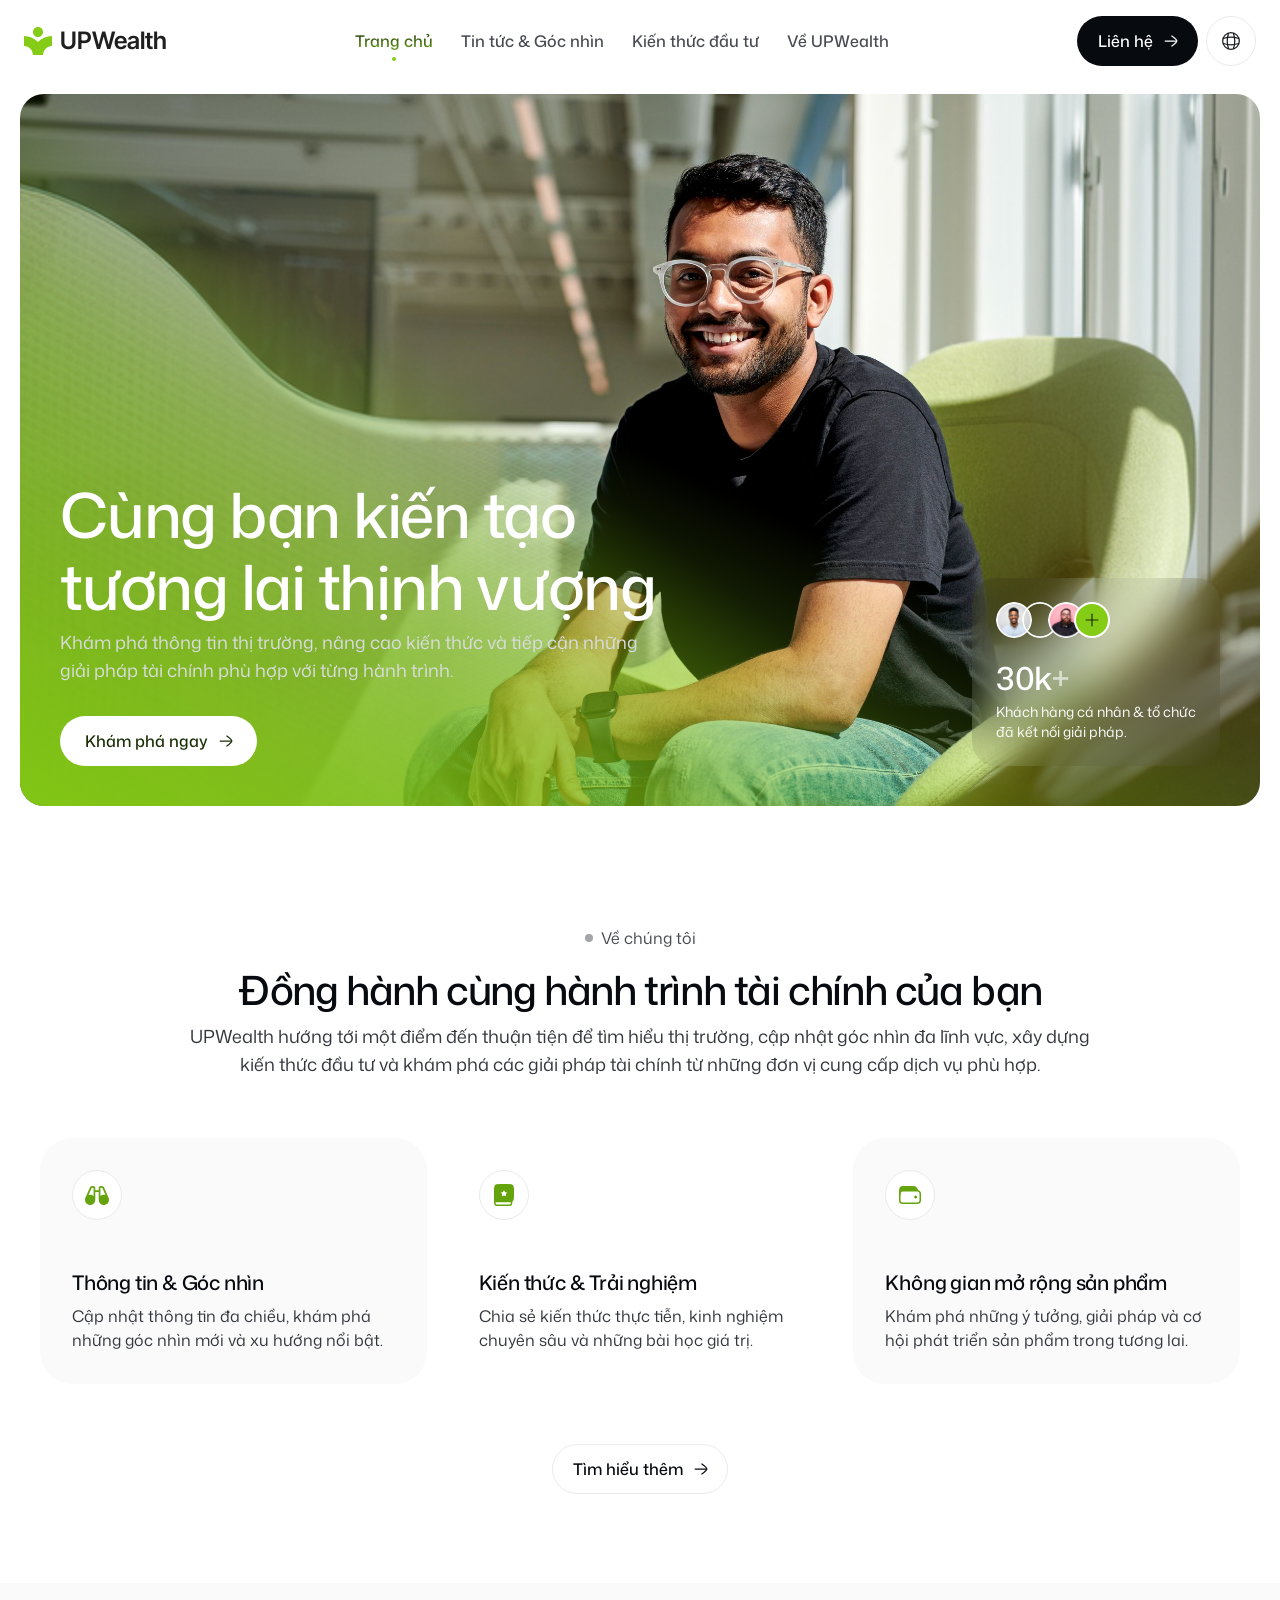
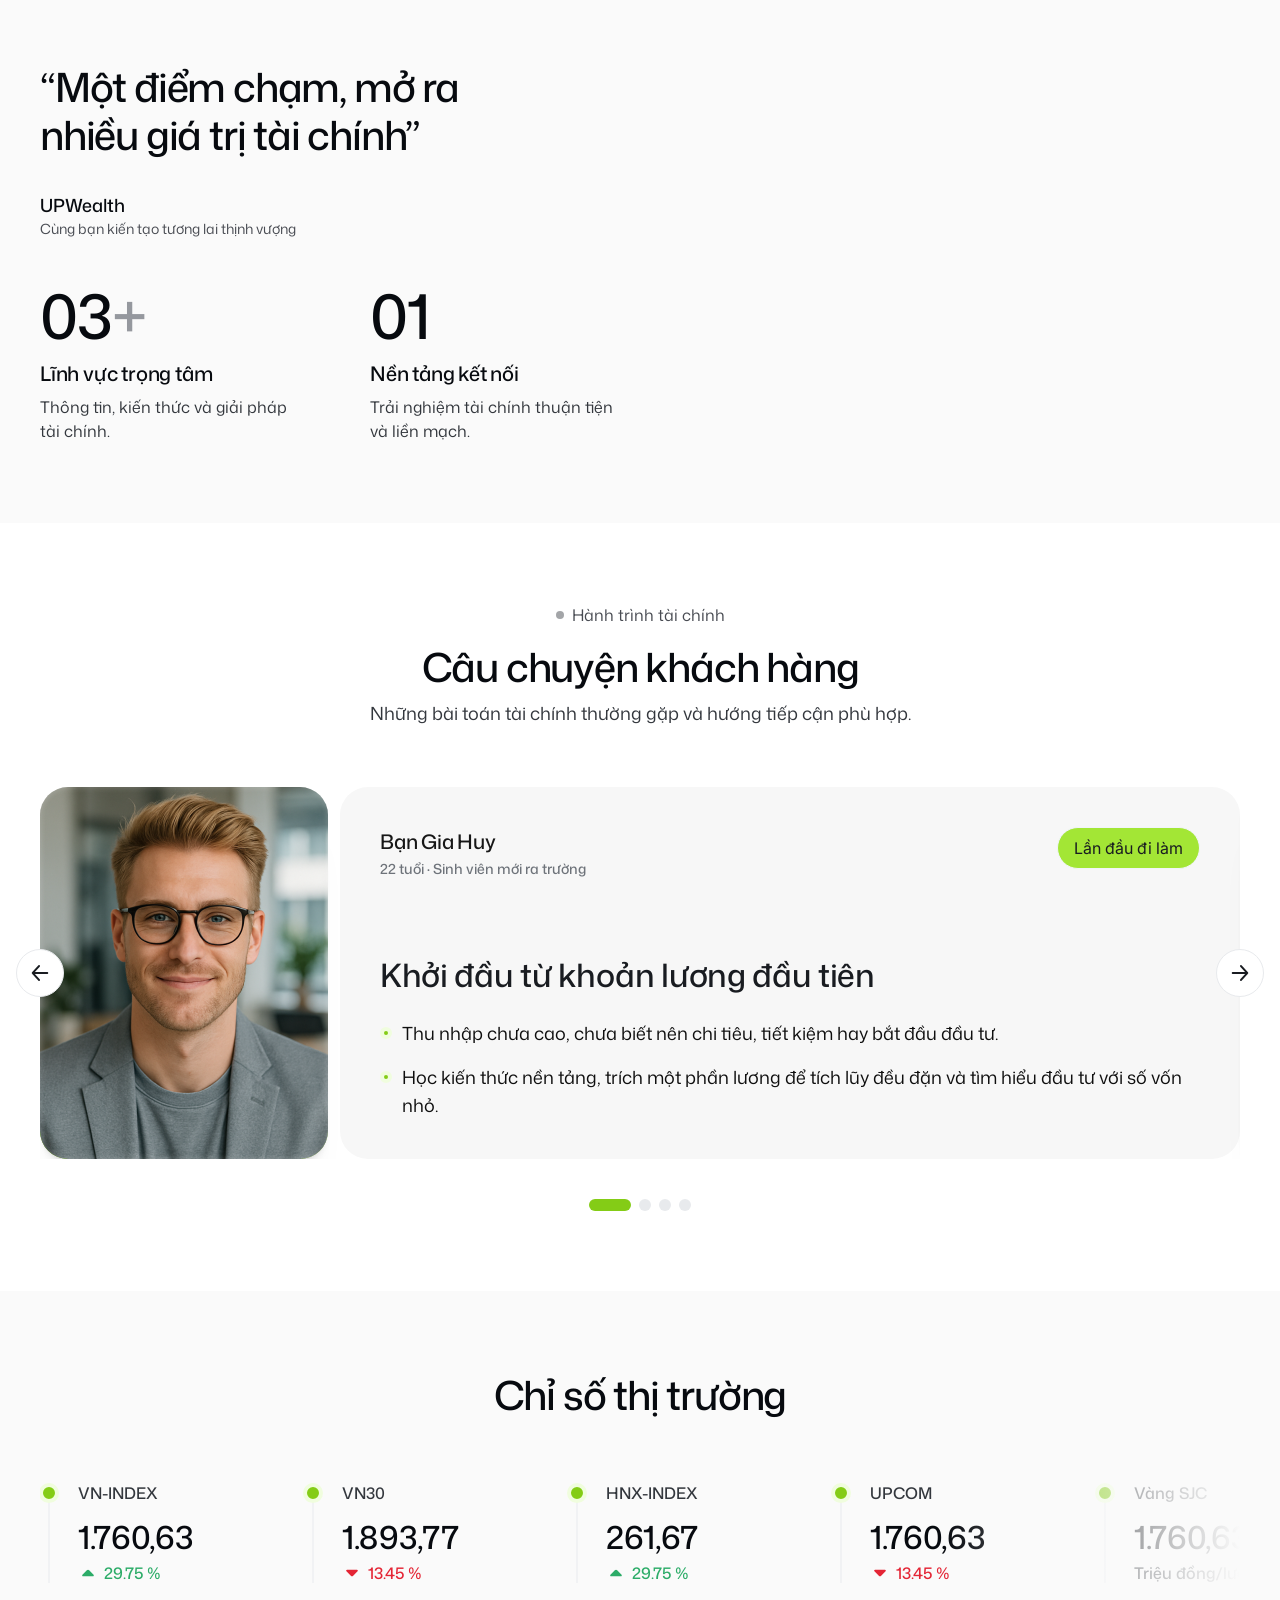
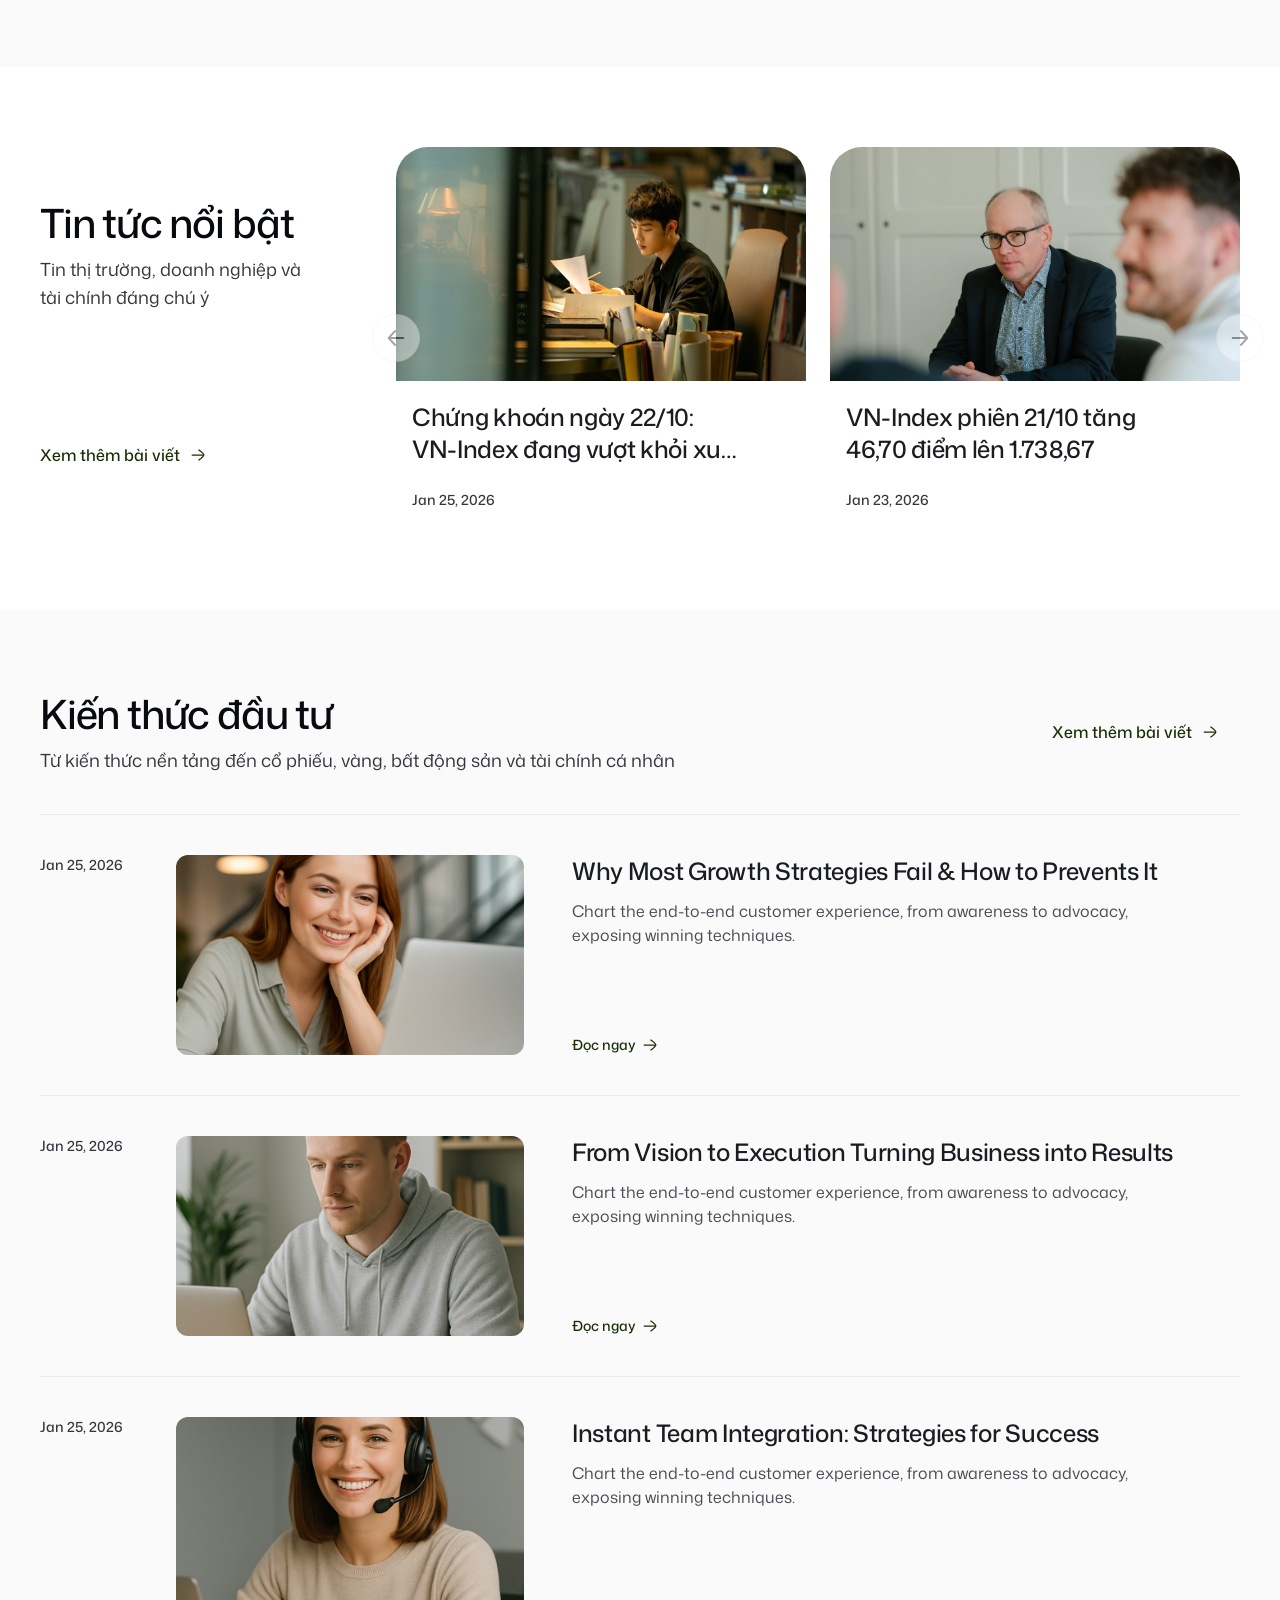
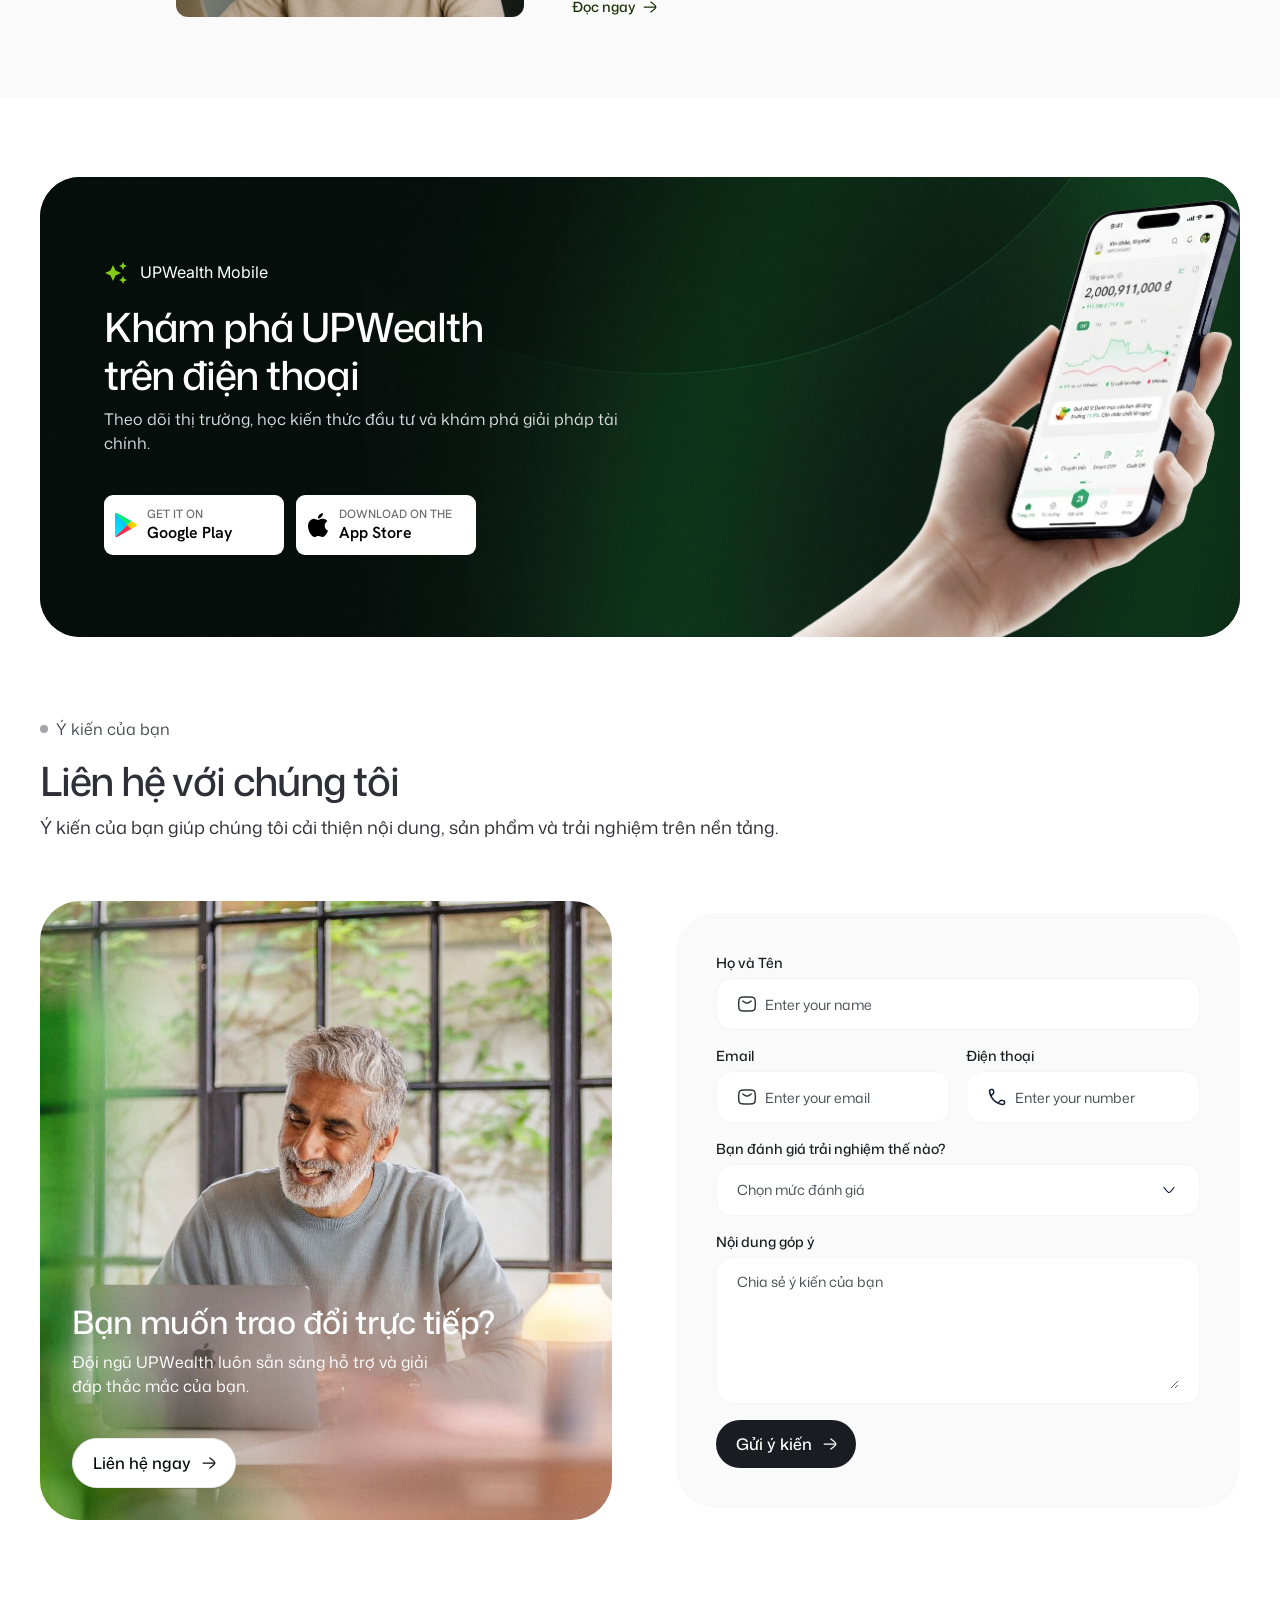
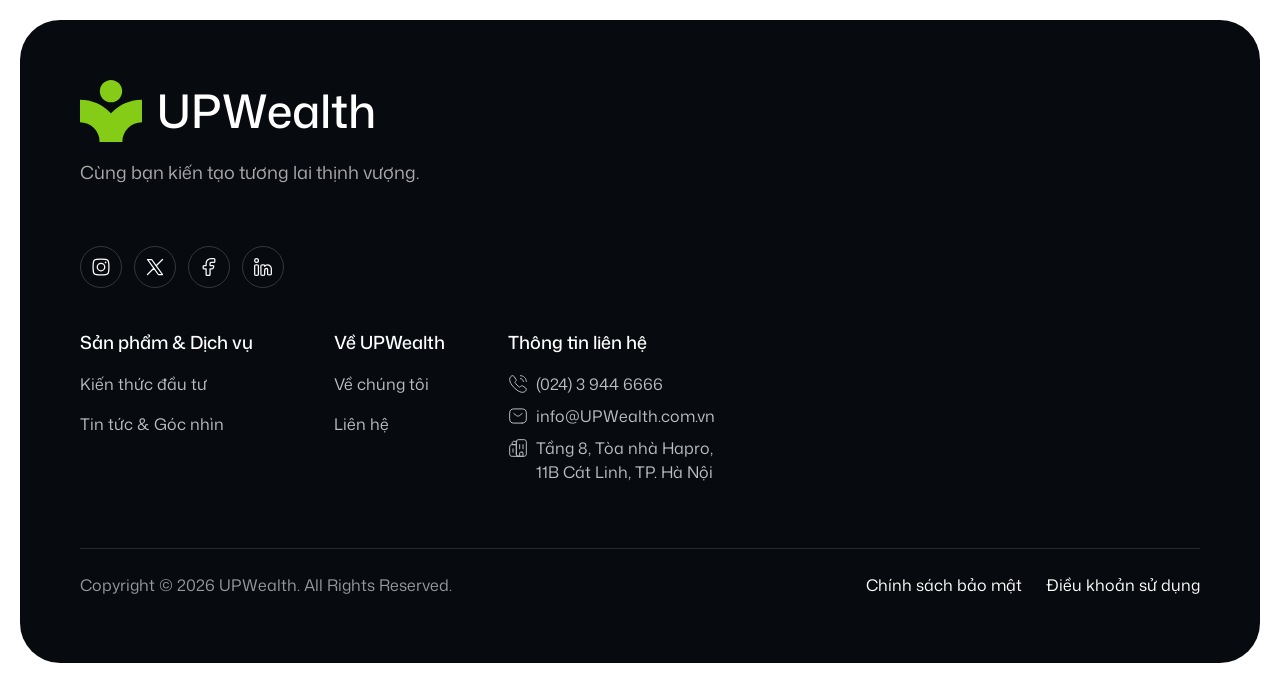
<file: upwealth/index.html>
<!DOCTYPE html>
<html lang="vi">
<head>
<meta charset="utf-8">
<meta name="viewport" content="width=device-width, initial-scale=1, viewport-fit=cover">
<title>UPWealth - Cùng bạn kiến tạo tương lai thịnh vượng</title>
<meta name="description" content="Khám phá thông tin thị trường, nâng cao kiến thức và tiếp cận những giải pháp tài chính phù hợp với từng hành trình.">
<link rel="icon" href="assets/logo-mark.svg" type="image/svg+xml">
<link rel="preconnect" href="https://fonts.googleapis.com">
<link rel="preconnect" href="https://fonts.gstatic.com" crossorigin>
<link href="https://fonts.googleapis.com/css2?family=Mona+Sans:wght@400;500&family=Inter+Tight:wght@600&family=Inter:wght@400&family=Hanken+Grotesk:wght@500;600&display=swap" rel="stylesheet">
<link rel="stylesheet" href="styles.css">
</head>
<body>

<!-- ============ Navbar ============ -->
<header class="navbar" id="top">
  <a class="brand" href="#top" aria-label="UPWealth - Trang chủ">
    <img class="brand__mark" src="assets/logo-mark.svg" alt="" width="28" height="28">
    <span class="brand__name">UPWealth</span>
  </a>

  <nav class="nav" id="nav" aria-label="Điều hướng chính">
    <a class="nav__item is-active" href="#top" aria-current="page">Trang chủ</a>
    <a class="nav__item" href="#news">Tin tức &amp; Góc nhìn</a>
    <a class="nav__item" href="#knowledge">Kiến thức đầu tư</a>
    <a class="nav__item" href="#about">Về UPWealth</a>
    <a class="nav__item nav__item--mobile-only" href="#contact">Liên hệ</a>
  </nav>

  <div class="navbar__cta">
    <a class="btn btn--dark" href="#contact">
      Liên hệ
      <img src="assets/arrow-right-white.svg" alt="" width="20" height="20">
    </a>
    <button class="icon-btn" type="button" aria-label="Ngôn ngữ">
      <img src="assets/icon-global.svg" alt="" width="20" height="20">
    </button>
  </div>

  <button class="menu-btn" type="button" aria-label="Mở menu" aria-controls="nav" aria-expanded="false">
    <img src="assets/icon-menu.svg" alt="" width="20" height="20">
  </button>
</header>

<main>

  <!-- ============ Hero ============ -->
  <section class="hero">
    <div class="hero__card">
      <div class="hero__media" aria-hidden="true">
        <img src="assets/hero.png" alt="">
      </div>

      <div class="hero__content">
        <div class="hero__text">
          <h1 class="hero__title">Cùng bạn kiến tạo tương lai thịnh vượng</h1>
          <p class="hero__desc">Khám phá thông tin thị trường, nâng cao kiến thức và tiếp cận những giải pháp tài chính phù hợp với từng hành trình.</p>
        </div>
        <a class="btn btn--light btn--lg" href="#about">
          Khám phá ngay
          <img src="assets/arrow-right-dark.svg" alt="" width="20" height="20">
        </a>
      </div>

      <div class="hero__stat">
        <div class="stat-card">
          <div class="avatars">
            <img src="assets/avatar-1.png" alt="">
            <img src="assets/avatar-2.svg" alt="">
            <img src="assets/avatar-3.png" alt="">
            <span class="avatars__more"><img src="assets/icon-add.svg" alt="" width="20" height="20"></span>
          </div>
          <div class="stat-card__text">
            <p class="stat-card__num">30k<span>+</span></p>
            <p class="stat-card__label">Khách hàng cá nhân &amp; tổ chức <br>đã kết nối giải pháp.</p>
          </div>
        </div>
      </div>
    </div>
  </section>

  <!-- ============ Về chúng tôi ============ -->
  <section class="section services" id="about">
    <header class="section-head section-head--center">
      <p class="eyebrow"><img src="assets/dot.svg" alt="" width="8" height="8">Về chúng tôi</p>
      <h2 class="h3">Đồng hành cùng hành trình tài chính của bạn</h2>
      <p class="lead">UPWealth hướng tới một điểm đến thuận tiện để tìm hiểu thị trường, cập nhật góc nhìn đa lĩnh vực, xây dựng kiến thức đầu tư và khám phá các giải pháp tài chính từ những đơn vị cung cấp dịch vụ phù hợp.</p>
    </header>

    <div class="services__grid">
      <article class="service">
        <span class="service__icon"><img src="assets/icon-binoculars.svg" alt="" width="24" height="19"></span>
        <div class="service__body">
          <h3 class="h6">Thông tin &amp; Góc nhìn</h3>
          <p>Cập nhật thông tin đa chiều, khám phá những góc nhìn mới và xu hướng nổi bật.</p>
        </div>
      </article>
      <article class="service">
        <span class="service__icon"><img src="assets/icon-book-star.svg" alt="" width="20" height="22"></span>
        <div class="service__body">
          <h3 class="h6">Kiến thức &amp; Trải nghiệm</h3>
          <p>Chia sẻ kiến thức thực tiễn, kinh nghiệm chuyên sâu và những bài học giá trị.</p>
        </div>
      </article>
      <article class="service">
        <span class="service__icon"><img src="assets/icon-wallet.svg" alt="" width="22" height="18"></span>
        <div class="service__body">
          <h3 class="h6">Không gian mở rộng sản phẩm</h3>
          <p>Khám phá những ý tưởng, giải pháp và cơ hội phát triển sản phẩm trong tương lai.</p>
        </div>
      </article>
    </div>

    <a class="btn btn--outline" href="#news">
      Tìm hiểu thêm
      <img src="assets/arrow-right-black.svg" alt="" width="20" height="20">
    </a>
  </section>

  <!-- ============ Điểm nổi bật ============ -->
  <section class="section highlights">
    <div class="highlights__quote">
      <h2 class="h3">“Một điểm chạm, mở ra nhiều giá trị tài chính”</h2>
      <div class="highlights__sign">
        <p class="highlights__brand">UPWealth</p>
        <p class="highlights__tagline">Cùng bạn kiến tạo tương lai thịnh vượng</p>
      </div>
    </div>
    <ul class="highlights__stats">
      <li class="highlight">
        <p class="highlight__num">03<span>+</span></p>
        <h3 class="h6">Lĩnh vực trọng tâm</h3>
        <p>Thông tin, kiến thức và giải pháp tài chính.</p>
      </li>
      <li class="highlight">
        <p class="highlight__num">01</p>
        <h3 class="h6">Nền tảng kết nối</h3>
        <p>Trải nghiệm tài chính thuận tiện và liền mạch.</p>
      </li>
    </ul>
  </section>

  <!-- ============ Câu chuyện khách hàng ============ -->
  <section class="section stories">
    <header class="section-head section-head--center">
      <p class="eyebrow"><img src="assets/dot.svg" alt="" width="8" height="8">Hành trình tài chính</p>
      <h2 class="h3">Câu chuyện khách hàng</h2>
      <p class="lead">Những bài toán tài chính thường gặp và hướng tiếp cận phù hợp.</p>
    </header>

    <div class="carousel" data-carousel>
      <button class="round-btn round-btn--prev" type="button" data-prev aria-label="Câu chuyện trước">
        <img src="assets/icon-arrow-akar.svg" alt="" width="24" height="24">
      </button>

      <div class="carousel__track" data-track>
        <article class="story" data-slide>
          <div class="story__photo">
            <div class="story__frame"><img src="assets/testimonial-1.png" alt=""></div>
          </div>
          <div class="story__card">
            <div class="story__head">
              <div class="story__profile">
                <div class="story__avatar" aria-hidden="true"><div class="story__frame"><img src="assets/testimonial-1.png" alt=""></div></div>
                <div>
                  <p class="story__name">Bạn Gia Huy</p>
                  <p class="story__meta">22 tuổi · Sinh viên mới ra trường</p>
                </div>
              </div>
              <span class="tag">Lần đầu đi làm</span>
            </div>
            <div class="story__body">
              <h3 class="h4">Khởi đầu từ khoản lương đầu tiên</h3>
              <ul class="bullets">
                <li>Thu nhập chưa cao, chưa biết nên chi tiêu, tiết kiệm hay bắt đầu đầu tư.</li>
                <li>Học kiến thức nền tảng, trích một phần lương để tích lũy đều đặn và tìm hiểu đầu tư với số vốn nhỏ.</li>
              </ul>
            </div>
          </div>
        </article>
        <article class="story" data-slide>
          <div class="story__photo">
            <div class="story__frame is-flipped" style="--l:-77.3%;--t:0;--w:202.06%;--h:104.3%"><img src="assets/testimonial-2.png" alt=""></div>
          </div>
          <div class="story__card">
            <div class="story__head">
              <div class="story__profile">
                <div class="story__avatar" aria-hidden="true"><div class="story__frame is-flipped" style="--l:-77.3%;--t:0;--w:202.06%;--h:104.3%"><img src="assets/testimonial-2.png" alt=""></div></div>
                <div>
                  <p class="story__name">Chị Mai Anh</p>
                  <p class="story__meta">29 tuổi · Nhân viên văn phòng</p>
                </div>
              </div>
              <span class="tag">Mới bắt đầu</span>
            </div>
            <div class="story__body">
              <h3 class="h4">Bắt đầu tích lũy</h3>
              <ul class="bullets">
                <li>Chưa biết phân bổ thu nhập và xây dựng quỹ dự phòng.</li>
                <li>Lập ngân sách, tìm hiểu sản phẩm tiết kiệm và xây dựng thói quen tài chính.</li>
              </ul>
            </div>
          </div>
        </article>
        <article class="story" data-slide>
          <div class="story__photo">
            <div class="story__frame" style="--l:-90.08%;--t:-4.42%;--w:225.5%;--h:116.53%"><img src="assets/testimonial-3.png" alt=""></div>
          </div>
          <div class="story__card">
            <div class="story__head">
              <div class="story__profile">
                <div class="story__avatar" aria-hidden="true"><div class="story__frame" style="--l:-90.08%;--t:-4.42%;--w:225.5%;--h:116.53%"><img src="assets/testimonial-3.png" alt=""></div></div>
                <div>
                  <p class="story__name">Anh Minh Quân</p>
                  <p class="story__meta">37 tuổi · Kinh doanh tự do</p>
                </div>
              </div>
              <span class="tag">Gia đình trẻ</span>
            </div>
            <div class="story__body">
              <h3 class="h4">Cân bằng nhiều mục tiêu</h3>
              <ul class="bullets">
                <li>Cân đối chi phí sinh hoạt, mua nhà và tích lũy dài hạn.</li>
                <li>Phân chia mục tiêu theo thời hạn, quản lý dòng tiền và tìm hiểu các lựa chọn tài chính.</li>
              </ul>
            </div>
          </div>
        </article>
        <article class="story" data-slide>
          <div class="story__photo">
            <div class="story__frame is-flipped" style="--l:-99.88%;--t:0.08%;--w:260.49%;--h:113.44%"><img src="assets/testimonial-4.png" alt=""></div>
          </div>
          <div class="story__card">
            <div class="story__head">
              <div class="story__profile">
                <div class="story__avatar" aria-hidden="true"><div class="story__frame is-flipped" style="--l:-99.88%;--t:0.08%;--w:260.49%;--h:113.44%"><img src="assets/testimonial-4.png" alt=""></div></div>
                <div>
                  <p class="story__name">Chị Thu Hà</p>
                  <p class="story__meta">40 tuổi · Quản lý doanh nghiệp</p>
                </div>
              </div>
              <span class="tag">Trung niên</span>
            </div>
            <div class="story__body">
              <h3 class="h4">Hướng đến ổn định</h3>
              <ul class="bullets">
                <li>Muốn quản lý tài sản hiệu quả và chuẩn bị cho giai đoạn tiếp theo.</li>
                <li>Rà soát mức độ rủi ro, kế hoạch dự phòng và đa dạng hóa kiến thức tài sản.</li>
              </ul>
            </div>
          </div>
        </article>
      </div>

      <button class="round-btn round-btn--next" type="button" data-next aria-label="Câu chuyện tiếp theo">
        <img src="assets/icon-arrow-akar.svg" alt="" width="24" height="24">
      </button>

      <div class="dots" data-dots role="tablist" aria-label="Chọn câu chuyện"></div>
    </div>
  </section>

  <!-- ============ Chỉ số thị trường ============ -->
  <section class="section market">
    <h2 class="h3">Chỉ số thị trường</h2>
    <div class="market__wrap">
      <ul class="market__list">
        <li class="ticker">
          <img class="ticker__line" src="assets/market-line.svg" alt="" width="20" height="100">
          <div class="ticker__body">
            <p class="ticker__name">VN-INDEX</p>
            <p class="ticker__value">1.760,63</p>
            <p class="ticker__change is-up"><img src="assets/chevron-up-green.svg" alt="Tăng" width="20" height="20">29.75 %</p>
          </div>
        </li>
        <li class="ticker">
          <img class="ticker__line" src="assets/market-line.svg" alt="" width="20" height="100">
          <div class="ticker__body">
            <p class="ticker__name">VN30</p>
            <p class="ticker__value">1.893,77</p>
            <p class="ticker__change is-down"><img src="assets/chevron-up-red.svg" alt="Giảm" width="20" height="20">13.45 %</p>
          </div>
        </li>
        <li class="ticker">
          <img class="ticker__line" src="assets/market-line.svg" alt="" width="20" height="100">
          <div class="ticker__body">
            <p class="ticker__name">HNX-INDEX</p>
            <p class="ticker__value">261,67</p>
            <p class="ticker__change is-up"><img src="assets/chevron-up-green.svg" alt="Tăng" width="20" height="20">29.75 %</p>
          </div>
        </li>
        <li class="ticker">
          <img class="ticker__line" src="assets/market-line.svg" alt="" width="20" height="100">
          <div class="ticker__body">
            <p class="ticker__name">UPCOM</p>
            <p class="ticker__value">1.760,63</p>
            <p class="ticker__change is-down"><img src="assets/chevron-up-red.svg" alt="Giảm" width="20" height="20">13.45 %</p>
          </div>
        </li>
        <li class="ticker">
          <img class="ticker__line" src="assets/market-line.svg" alt="" width="20" height="100">
          <div class="ticker__body">
            <p class="ticker__name">Vàng SJC</p>
            <p class="ticker__value">1.760,63</p>
            <p class="ticker__unit">Triệu đồng/lượng</p>
          </div>
        </li>
        <li class="ticker">
          <img class="ticker__line" src="assets/market-line.svg" alt="" width="20" height="100">
          <div class="ticker__body">
            <p class="ticker__name">Vàng thế giới</p>
            <p class="ticker__value">1.760,63</p>
            <p class="ticker__unit">USD/ounce</p>
          </div>
        </li>
      </ul>
    </div>
  </section>

  <!-- ============ Tin tức nổi bật ============ -->
  <section class="section news" id="news">
    <div class="news__intro">
      <div class="section-head">
        <h2 class="h3">Tin tức nổi bật</h2>
        <p class="lead">Tin thị trường, doanh nghiệp và tài chính đáng chú ý</p>
      </div>
      <a class="link-btn" href="#news">
        Xem thêm bài viết
        <img src="assets/arrow-right-dark.svg" alt="" width="20" height="20">
      </a>
    </div>

    <div class="news__slider" data-scroller>
      <button class="round-btn round-btn--prev" type="button" data-prev aria-label="Bài trước">
        <img src="assets/icon-arrow-akar.svg" alt="" width="24" height="24">
      </button>
      <div class="news__track" data-track>
        <a class="news-card" href="#news">
          <div class="news-card__media"><img src="assets/news-1.png" alt=""></div>
          <div class="news-card__text">
            <h3 class="h5">Chứng khoán ngày 22/10: VN-Index đang vượt khỏi xu hướng giảm giá ngắn hạn</h3>
            <time datetime="2026-01-25">Jan 25, 2026</time>
          </div>
        </a>
        <a class="news-card" href="#news">
          <div class="news-card__media news-card__media--crop"><img src="assets/news-2.png" alt=""></div>
          <div class="news-card__text">
            <h3 class="h5">VN-Index phiên 21/10 tăng 46,70 điểm lên 1.738,67</h3>
            <time datetime="2026-01-23">Jan 23, 2026</time>
          </div>
        </a>
      </div>
      <button class="round-btn round-btn--next" type="button" data-next aria-label="Bài tiếp theo">
        <img src="assets/icon-arrow-akar.svg" alt="" width="24" height="24">
      </button>
    </div>
  </section>

  <!-- ============ Kiến thức đầu tư ============ -->
  <section class="section knowledge" id="knowledge">
    <div class="knowledge__head">
      <div class="section-head">
        <h2 class="h3">Kiến thức đầu tư</h2>
        <p class="lead">Từ kiến thức nền tảng đến cổ phiếu, vàng, bất động sản và tài chính cá nhân</p>
      </div>
      <a class="link-btn" href="#knowledge">
        Xem thêm bài viết
        <img src="assets/arrow-right-dark.svg" alt="" width="20" height="20">
      </a>
    </div>

    <div class="articles">
      <article class="article">
        <time datetime="2026-01-25">Jan 25, 2026</time>
        <div class="article__media"><img src="assets/knowledge-1.png" alt=""></div>
        <div class="article__content">
          <div class="article__text">
            <h3 class="h5">Why Most Growth Strategies Fail &amp; How to Prevents It</h3>
            <p>Chart the end-to-end customer experience, from awareness to advocacy, exposing winning techniques.</p>
          </div>
          <a class="link-btn link-btn--sm" href="#knowledge">Đọc ngay <img src="assets/arrow-right-dark.svg" alt="" width="20" height="20"></a>
        </div>
      </article>
      <article class="article">
        <time datetime="2026-01-25">Jan 25, 2026</time>
        <div class="article__media"><img src="assets/knowledge-2.png" alt=""></div>
        <div class="article__content">
          <div class="article__text">
            <h3 class="h5">From Vision to Execution Turning Business into Results</h3>
            <p>Chart the end-to-end customer experience, from awareness to advocacy, exposing winning techniques.</p>
          </div>
          <a class="link-btn link-btn--sm" href="#knowledge">Đọc ngay <img src="assets/arrow-right-dark.svg" alt="" width="20" height="20"></a>
        </div>
      </article>
      <article class="article">
        <time datetime="2026-01-25">Jan 25, 2026</time>
        <div class="article__media"><img src="assets/knowledge-3.png" alt=""></div>
        <div class="article__content">
          <div class="article__text">
            <h3 class="h5">Instant Team Integration: Strategies for Success</h3>
            <p>Chart the end-to-end customer experience, from awareness to advocacy, exposing winning techniques.</p>
          </div>
          <a class="link-btn link-btn--sm" href="#knowledge">Đọc ngay <img src="assets/arrow-right-dark.svg" alt="" width="20" height="20"></a>
        </div>
      </article>
    </div>
  </section>

  <!-- ============ CTA app ============ -->
  <section class="section cta-wrap">
    <div class="cta">
      <img class="cta__bg" src="assets/cta-bg.png" alt="" aria-hidden="true">
      <img class="cta__vector" src="assets/cta-vector.svg" alt="" aria-hidden="true">
      <div class="cta__content">
        <div class="cta__text">
          <p class="cta__kicker"><img src="assets/icon-sparkle.svg" alt="" width="24" height="24">UPWealth Mobile</p>
          <h2 class="h3">Khám phá UPWealth<br>trên điện thoại</h2>
          <p class="cta__desc">Theo dõi thị trường, học kiến thức đầu tư và khám phá giải pháp tài chính.</p>
        </div>
        <div class="stores">
          <a class="store" href="#" aria-label="Tải trên Google Play">
            <img src="assets/icon-google-play.svg" alt="" width="22" height="24">
            <span><small>Get it on</small><strong>Google Play</strong></span>
          </a>
          <a class="store" href="#" aria-label="Tải trên App Store">
            <img src="assets/icon-apple.svg" alt="" width="20" height="24">
            <span><small>Download on the</small><strong>App Store</strong></span>
          </a>
        </div>
      </div>
      <img class="cta__phone" src="assets/cta-phone.png" alt="Ứng dụng UPWealth trên điện thoại">
    </div>
  </section>

  <!-- ============ Liên hệ ============ -->
  <section class="section contact" id="contact">
    <header class="section-head contact__head">
      <p class="eyebrow"><img src="assets/dot.svg" alt="" width="8" height="8">Ý kiến của bạn</p>
      <h2 class="h3">Liên hệ với chúng tôi</h2>
      <p class="lead">Ý kiến của bạn giúp chúng tôi cải thiện nội dung, sản phẩm và trải nghiệm trên nền tảng.</p>
    </header>

    <div class="contact__grid">
      <div class="contact__visual">
        <img src="assets/contact.png" alt="">
        <div class="contact__overlay">
          <div>
            <h3 class="h4">Bạn muốn trao đổi trực tiếp?</h3>
            <p>Đội ngũ UPWealth luôn sẵn sàng hỗ trợ và giải đáp thắc mắc của bạn.</p>
          </div>
          <a class="btn btn--outline" href="tel:02439446666">
            Liên hệ ngay
            <img src="assets/arrow-right-black.svg" alt="" width="20" height="20">
          </a>
        </div>
      </div>

      <form class="form" id="contact-form" novalidate>
        <div class="field">
          <label for="f-name">Họ và Tên</label>
          <div class="input">
            <img src="assets/icon-mail.svg" alt="" width="20" height="20">
            <input id="f-name" name="name" type="text" placeholder="Enter your name" autocomplete="name" required>
          </div>
        </div>
        <div class="field-row">
          <div class="field">
            <label for="f-email">Email</label>
            <div class="input">
              <img src="assets/icon-mail.svg" alt="" width="20" height="20">
              <input id="f-email" name="email" type="email" placeholder="Enter your email" autocomplete="email" required>
            </div>
          </div>
          <div class="field">
            <label for="f-phone">Điện thoại</label>
            <div class="input">
              <img src="assets/icon-call.svg" alt="" width="20" height="20">
              <input id="f-phone" name="phone" type="tel" placeholder="Enter your number" autocomplete="tel">
            </div>
          </div>
        </div>
        <div class="field">
          <label for="f-rating">Bạn đánh giá trải nghiệm thế nào?</label>
          <div class="input input--select">
            <select id="f-rating" name="rating">
              <option value="" selected disabled>Chọn mức đánh giá</option>
              <option>Rất hài lòng</option>
              <option>Hài lòng</option>
              <option>Bình thường</option>
              <option>Chưa hài lòng</option>
            </select>
            <img src="assets/icon-arrow-down.svg" alt="" width="20" height="20">
          </div>
        </div>
        <div class="field">
          <label for="f-msg">Nội dung góp ý</label>
          <div class="input input--area">
            <textarea id="f-msg" name="message" placeholder="Chia sẻ ý kiến của bạn" required></textarea>
          </div>
        </div>
        <div class="form__foot">
          <button class="btn btn--dark btn--submit" type="submit">
            Gửi ý kiến
            <img src="assets/arrow-right-white.svg" alt="" width="20" height="20">
          </button>
          <p class="form__status" role="status" aria-live="polite"></p>
        </div>
      </form>
    </div>
  </section>
</main>

<!-- ============ Footer ============ -->
<footer class="footer">
  <div class="footer__inner">
    <div class="footer__upper">
      <div class="footer__brand">
        <div>
          <a class="footer__logo" href="#top">
            <img src="assets/logo-mark-footer.svg" alt="" width="62" height="62">
            <span>UPWealth</span>
          </a>
          <p class="footer__tagline">Cùng bạn kiến tạo tương lai thịnh vượng.</p>
        </div>
        <div class="socials">
          <a href="#" aria-label="Instagram"><img src="assets/icon-instagram.svg" alt="" width="20" height="20"></a>
          <a href="#" aria-label="X (Twitter)"><img src="assets/icon-twitter.svg" alt="" width="20" height="20"></a>
          <a href="#" aria-label="Facebook"><img src="assets/icon-facebook.svg" alt="" width="20" height="20"></a>
          <a href="#" aria-label="LinkedIn"><img src="assets/icon-linkedin.svg" alt="" width="20" height="20"></a>
        </div>
      </div>

      <div class="footer__nav">
        <div class="footer__col footer__col--products">
          <h3>Sản phẩm &amp; Dịch vụ</h3>
          <a href="#knowledge">Kiến thức đầu tư</a>
          <a href="#news">Tin tức &amp; Góc nhìn</a>
        </div>
        <div class="footer__col footer__col--about">
          <h3>Về UPWealth</h3>
          <a href="#about">Về chúng tôi</a>
          <a href="#contact">Liên hệ</a>
        </div>
        <div class="footer__col footer__col--contact">
          <h3>Thông tin liên hệ</h3>
          <a class="contact-line" href="tel:02439446666"><img src="assets/icon-call-calling.svg" alt="" width="20" height="20">(024) 3 944 6666</a>
          <a class="contact-line" href="mailto:info@UPWealth.com.vn"><img src="assets/icon-sms.svg" alt="" width="20" height="20">info@UPWealth.com.vn</a>
          <p class="contact-line contact-line--top"><img src="assets/icon-buildings.svg" alt="" width="20" height="20"><span>Tầng 8, Tòa nhà Hapro,<br>11B Cát Linh, TP. Hà Nội</span></p>
        </div>
      </div>
    </div>

    <div class="footer__bottom">
      <p class="footer__copy">Copyright © 2026 UPWealth. All Rights Reserved.</p>
      <a href="#">Chính sách bảo mật</a>
      <a href="#">Điều khoản sử dụng</a>
    </div>
  </div>
</footer>

<script src="script.js"></script>
</body>
</html>
</file>
<file: upwealth/styles.css>
/* ============ Design tokens (from Figma styles) ============ */
:root {
  --gray-00: #ffffff;
  --gray-25: #fafafa;
  --gray-50: #f4f5f7;
  --gray-100: #e8eaed;
  --gray-200: #dadce0;
  --gray-300: #babdc2;
  --gray-400: #95989e;
  --gray-500: #6e737a;
  --gray-600: #484b52;
  --gray-700: #33373d;
  --gray-900: #191c21;
  --gray-950: #070a0f;
  --bg-weak: #f7f7f7;
  --line-dark: #373737;

  --green-100: #f0fdde;
  --green-400: #a3e635;
  --green-500: #84cc16;
  --green-950: #1a2e05;
  --up: #2cac68;
  --down: #e42535;

  --font: "Mona Sans", "Inter", system-ui, -apple-system, "Segoe UI", Roboto, Arial, sans-serif;
  --font-logo: "Inter Tight", var(--font);
  --font-store: "Hanken Grotesk", var(--font);

  --container: 1280px;
  --pad-x: 80px;
  --pad-y: 80px;
}

*, *::before, *::after { box-sizing: border-box; }
html { scroll-behavior: smooth; -webkit-text-size-adjust: 100%; }
body {
  margin: 0;
  background: var(--gray-00);
  color: var(--gray-950);
  font-family: var(--font);
  font-size: 16px;
  line-height: 24px;
  -webkit-font-smoothing: antialiased;
  overflow-x: hidden;
}
img { display: block; max-width: 100%; }
a { color: inherit; text-decoration: none; }
p, h1, h2, h3, ul { margin: 0; }
ul { padding: 0; list-style: none; }
button, input, select, textarea { font: inherit; color: inherit; }
button { cursor: pointer; }
:focus-visible { outline: 2px solid var(--green-500); outline-offset: 2px; }

/* ============ Typography ============ */
.h3 { font-size: 40px; line-height: 48px; font-weight: 500; letter-spacing: -1.2px; font-feature-settings: "lnum" 1, "pnum" 1; color: var(--gray-950); }
.h4 { font-size: 32px; line-height: 40px; font-weight: 500; letter-spacing: -0.32px; }
.h5 { font-size: 24px; line-height: 32px; font-weight: 500; letter-spacing: -0.312px; color: var(--gray-900); }
.h6 { font-size: 20px; line-height: 28px; font-weight: 500; letter-spacing: -0.2px; color: var(--gray-950); }
.lead { font-size: 18px; line-height: 28px; color: var(--gray-700); }

.eyebrow { display: inline-flex; align-items: center; gap: 8px; color: var(--gray-600); }

/* ============ Buttons ============ */
.btn {
  display: inline-flex; align-items: center; gap: 8px;
  padding: 12px 16px 12px 20px;
  border-radius: 1014px;
  font-weight: 500; font-size: 16px; line-height: 24px;
  white-space: nowrap; border: 1px solid transparent;
  transition: transform .2s ease, box-shadow .2s ease, background-color .2s ease;
}
.btn img { width: 20px; height: 20px; transition: transform .2s ease; }
.btn:hover img { transform: translateX(3px); }
.btn--dark { background: var(--gray-950); color: #fff; }
.btn--dark:hover { background: var(--gray-900); }
.btn--light { background: #fff; color: var(--green-950); }
.btn--lg { padding: 12px 20px 12px 24px; }
.btn--outline { background: #fff; color: var(--gray-950); border-color: var(--gray-100); }
.btn--outline:hover { box-shadow: 0 4px 14px rgba(7, 10, 15, .08); }

.link-btn {
  display: inline-flex; align-items: center; gap: 8px;
  padding: 12px 20px 12px 0;
  font-weight: 500; color: var(--green-950); white-space: nowrap;
}
.link-btn img { width: 20px; height: 20px; transition: transform .2s ease; }
.link-btn:hover img { transform: translateX(3px); }
.link-btn--sm { gap: 4px; padding: 0; font-size: 14px; line-height: 20px; }

.icon-btn {
  display: inline-flex; padding: 14px;
  background: #fff; border: 1px solid var(--gray-100); border-radius: 1007px;
}
.icon-btn img { width: 20px; height: 20px; }

.round-btn {
  display: inline-flex; align-items: center; justify-content: center;
  width: 48px; height: 48px; padding: 12px;
  background: #fff; border: 1px solid var(--gray-100); border-radius: 57px;
  transition: box-shadow .2s ease, opacity .2s ease;
}
.round-btn img { width: 24px; height: 24px; }
.round-btn--prev img { transform: scaleX(-1); }
.round-btn:hover { box-shadow: 0 4px 14px rgba(7, 10, 15, .1); }
.round-btn:disabled { opacity: .4; cursor: default; box-shadow: none; }

/* ============ Layout ============ */
.section { padding: var(--pad-y) var(--pad-x); }
.section > * { max-width: var(--container); margin-left: auto; margin-right: auto; }
.section-head { display: flex; flex-direction: column; gap: 8px; }
.section-head--center { align-items: center; text-align: center; max-width: 920px; }
.section-head--center .eyebrow { margin-bottom: 8px; }

/* ============ Navbar ============ */
.navbar {
  position: sticky; top: 0; z-index: 50;
  display: flex; align-items: center; justify-content: space-between;
  padding: 16px 40px 12px;
  background: #fff;
}
.brand { display: flex; align-items: center; gap: 8px; width: 189px; height: 32px; }
.brand__mark { width: 27.98px; height: 28px; }
.brand__name { font-family: var(--font-logo); font-weight: 600; font-size: 24px; line-height: 32px; color: #1f1f1f; }

.nav { display: flex; align-items: center; gap: 8px; }
.nav__item {
  position: relative; padding: 8px 16px; border-radius: 6px;
  font-weight: 500; color: var(--gray-600); white-space: nowrap;
  transition: color .2s ease;
}
.nav__item:hover { color: var(--gray-950); }
.nav__item.is-active {
  background: linear-gradient(to bottom, var(--gray-950), var(--green-500));
  -webkit-background-clip: text; background-clip: text; color: transparent;
}
.nav__item.is-active::after {
  content: ""; position: absolute; left: 50%; bottom: 0; transform: translateX(-50%);
  width: 4px; height: 4px; border-radius: 8px; background: var(--green-500);
}
.nav__item--mobile-only { display: none; }

.navbar__cta { display: flex; align-items: center; gap: 8px; }

.menu-btn {
  display: none; padding: 8px;
  background: #fff; border: 1px solid var(--gray-50); border-radius: 22px;
}
.menu-btn img { width: 20px; height: 20px; }

/* ============ Hero ============ */
.hero { padding: 16px 20px 40px; }
.hero__card {
  position: relative; overflow: hidden;
  height: 712px; border-radius: 24px;
  max-width: 1400px; margin: 0 auto;
}
.hero__media {
  position: absolute; top: -87px; left: calc(50% + 84.71px); transform: translateX(-50%);
  width: 1598px; height: 827px; border-radius: 42px; overflow: hidden;
}
.hero__media img {
  position: absolute; left: -5.62%; top: 7.86%;
  width: 111.23%; height: 111.23%; max-width: none; object-fit: cover;
}
.hero__media::after {
  content: ""; position: absolute; inset: 0;
  background:
    linear-gradient(205.33deg, rgba(132, 204, 22, 0) 54.32%, rgb(132, 204, 22) 100.56%),
    linear-gradient(217.34deg, rgba(104, 154, 3, 0) 57.98%, rgba(104, 154, 3, .4) 69.49%, rgb(104, 154, 3) 100%);
}
.hero__content {
  position: absolute; left: 0; bottom: 0;
  width: 682px; max-width: 100%; padding: 40px;
  display: flex; flex-direction: column; align-items: flex-start; gap: 32px;
}
.hero__text { display: flex; flex-direction: column; gap: 6px; }
.hero__title { max-width: 598px; font-size: 62px; line-height: 72px; font-weight: 500; letter-spacing: -1.24px; color: #fff; }
.hero__desc { font-size: 18px; line-height: 28px; color: var(--gray-200); }

.hero__stat { position: absolute; right: 0; bottom: 0; padding: 40px; }
.stat-card {
  display: flex; flex-direction: column; gap: 20px; padding: 24px;
  border-radius: 24px; background: rgba(0, 0, 0, .04);
  -webkit-backdrop-filter: blur(23.4px); backdrop-filter: blur(23.4px);
  color: #fff;
}
.avatars { display: flex; align-items: center; }
.avatars > img, .avatars__more { width: 36px; height: 36px; margin-right: -10px; border-radius: 50%; }
.avatars > img { object-fit: cover; }
.avatars__more {
  display: inline-flex; align-items: center; justify-content: center; margin-right: 0;
  background: var(--green-500); border: 2px solid #fff;
}
.avatars__more img { width: 20px; height: 20px; }
.stat-card__text { display: flex; flex-direction: column; gap: 4px; }
.stat-card__num { font-size: 32px; line-height: 40px; font-weight: 500; letter-spacing: -0.32px; }
.stat-card__num span { color: rgba(255, 255, 255, .6); }
.stat-card__label { font-size: 14px; line-height: 20px; white-space: nowrap; }

/* ============ Services ============ */
.services {
  display: flex; flex-direction: column; align-items: center; gap: 60px;
  padding-bottom: 89px;
}
.services__grid { display: grid; grid-template-columns: repeat(3, 1fr); gap: 20px; width: 100%; }
.service {
  display: flex; flex-direction: column; gap: 48px;
  padding: 32px; border-radius: 32px;
  transition: background-color .25s ease;
}
.service:nth-child(odd), .service:hover { background: var(--gray-25); }
.service__icon {
  display: inline-flex; align-items: center; justify-content: center; flex-shrink: 0;
  width: 50px; height: 50px; background: #fff;
  border: 1px solid var(--gray-100); border-radius: 57px;
}
.service__body { display: flex; flex-direction: column; gap: 8px; }
.service__body p { color: var(--gray-700); }

/* ============ Highlights ============ */
.highlights { background: var(--gray-25); display: flex; align-items: center; justify-content: space-between; gap: 40px; }
.highlights > * { margin: 0; }
.highlights__quote { width: 502px; display: flex; flex-direction: column; gap: 32px; }
.highlights__quote .h3 { max-width: 420px; }
.highlights__brand { font-size: 18px; line-height: 28px; font-weight: 500; color: var(--gray-950); }
.highlights__tagline { font-size: 14px; line-height: 20px; color: var(--gray-600); }
.highlights__stats { display: flex; align-items: flex-start; gap: 80px; }
.highlight { width: 250px; display: flex; flex-direction: column; gap: 8px; }
.highlight__num { font-size: 62px; line-height: 72px; font-weight: 500; letter-spacing: -1.24px; color: var(--gray-950); }
.highlight__num span { color: var(--gray-400); }
.highlight p:last-child { color: var(--gray-700); }
@media (min-width: 1441px) {
  .highlights { padding-left: calc((100% - var(--container)) / 2); padding-right: calc((100% - var(--container)) / 2); }
}

/* ============ Stories carousel ============ */
.stories { display: flex; flex-direction: column; align-items: center; gap: 60px; }
.carousel { position: relative; width: 100%; }
.carousel__track { display: flex; overflow: hidden; scroll-snap-type: x mandatory; scroll-behavior: smooth; }
.story { flex: 0 0 100%; display: flex; gap: 12px; scroll-snap-align: start; }
.story__photo {
  position: relative; flex: 0 0 288px; height: 372px; overflow: hidden; border-radius: 28px;
  background:
    linear-gradient(206.52deg, rgba(132, 204, 22, 0) 41.12%, rgb(132, 204, 22) 85.44%),
    #f7f7f7;
  box-shadow:
    0 40px 40px -20px rgba(23, 23, 23, .06), 0 10px 10px -5px rgba(23, 23, 23, .06),
    0 6px 6px -3px rgba(23, 23, 23, .04), 0 3px 3px -1.5px rgba(23, 23, 23, .04),
    0 1px 1px -.5px rgba(23, 23, 23, .04);
}
.story__frame {
  position: absolute; top: 0; bottom: 0; left: 50%; transform: translateX(-50%);
  aspect-ratio: 288 / 372; overflow: hidden;
}
.story__frame.is-flipped { transform: translateX(-50%) scaleX(-1); }
.story__frame img {
  position: absolute; max-width: none;
  left: var(--l, 0); top: var(--t, 0); width: var(--w, 100%); height: var(--h, 100%);
  object-fit: cover;
}
.story__frame[style] img { object-fit: fill; }
.story__profile { display: flex; align-items: center; gap: 12px; min-width: 0; }
.story__avatar { display: none; position: relative; flex: 0 0 56px; height: 56px; overflow: hidden; border-radius: 50%; background: linear-gradient(206.52deg, rgba(132, 204, 22, 0) 41.12%, rgb(132, 204, 22) 85.44%), #f7f7f7; }
.story__avatar .story__frame { top: 0; bottom: auto; width: 100%; }
.story__photo::after { content: ""; position: absolute; inset: 0; border-radius: inherit; box-shadow: inset 0 0 6px rgba(255, 255, 255, .24); }
.story__card {
  flex: 1; min-width: 0; display: flex; flex-direction: column; justify-content: space-between; gap: 32px;
  padding: 40px; border-radius: 28px; background: var(--bg-weak);
}
.story__head { display: flex; align-items: flex-start; justify-content: space-between; gap: 24px; }
.story__name { font-size: 20px; line-height: 28px; font-weight: 500; letter-spacing: -0.2px; color: #171717; }
.story__meta { margin-top: 4px; font-size: 14px; line-height: 20px; font-weight: 500; color: var(--gray-500); }
.tag {
  flex-shrink: 0; padding: 8px 16px; border-radius: 46px;
  background: var(--green-400); border: 1px solid #f1f5f9;
  font-family: "Inter", var(--font); color: var(--gray-900); white-space: nowrap;
}
.story__body { display: flex; flex-direction: column; gap: 24px; }
.story__body .h4 { color: var(--gray-900); }
.bullets { display: flex; flex-direction: column; gap: 16px; }
.bullets li { position: relative; padding-left: 22px; font-size: 18px; line-height: 28px; color: #0f0f0f; }
.bullets li::before {
  content: ""; position: absolute; left: 0; top: 8px;
  width: 12px; height: 12px; border-radius: 16px;
  background: var(--green-500); border: 4px solid var(--green-100);
}
.carousel .round-btn { position: absolute; top: 162px; z-index: 2; }
.carousel .round-btn--prev { left: -24px; }
.carousel .round-btn--next { right: -24px; }
.dots { display: flex; justify-content: center; gap: 8px; margin-top: 40px; }
.dots button {
  width: 12px; height: 12px; padding: 0; border: 0; border-radius: 12px;
  background: var(--gray-100); transition: width .3s ease, background-color .3s ease;
}
.dots button[aria-selected="true"] { width: 42px; background: var(--green-500); }

/* ============ Market ============ */
.market { background: var(--gray-25); display: flex; flex-direction: column; align-items: center; gap: 60px; }
.market__wrap { position: relative; width: 100%; }
.market__wrap::after {
  content: ""; position: absolute; top: 0; right: 0; bottom: 0; width: 298px; pointer-events: none;
  background: linear-gradient(to right, rgba(250, 250, 250, 0), var(--gray-25));
  transition: opacity .2s ease;
}
.market__wrap.is-end::after { opacity: 0; }
.market__list {
  display: flex; gap: 40px; overflow-x: auto; scroll-snap-type: x proximity;
  scrollbar-width: none; padding: 2px 0;
}
.market__list::-webkit-scrollbar { display: none; }
.ticker { flex: 0 0 224px; display: flex; align-items: center; gap: 20px; scroll-snap-align: start; }
.ticker__line { flex-shrink: 0; width: 20px; height: 99.5px; margin: 0 -1px; }
.ticker__body { flex: 1; min-width: 0; display: flex; flex-direction: column; }
.ticker__name { font-weight: 500; color: var(--gray-700); margin-bottom: 12px; }
.ticker__value { font-size: 32px; line-height: 40px; font-weight: 500; letter-spacing: -0.32px; white-space: nowrap; margin-bottom: 4px; }
.ticker__change { display: flex; align-items: center; gap: 6px; font-weight: 500; }
.ticker__change img { width: 20px; height: 20px; }
.ticker__change.is-up { color: var(--up); }
.ticker__change.is-down { color: var(--down); }
.ticker__change.is-down img { transform: scaleY(-1); }
.ticker__unit { font-weight: 500; color: var(--gray-700); }

/* ============ News ============ */
.news { display: flex; align-items: stretch; justify-content: space-between; gap: 40px; }
.news > * { margin: 0; }
@media (min-width: 1441px) {
  .news, .knowledge { padding-left: calc((100% - var(--container)) / 2); padding-right: calc((100% - var(--container)) / 2); }
}
.news__intro { flex: 0 0 264px; display: flex; flex-direction: column; justify-content: center; gap: 120px; }
.news__slider { position: relative; min-width: 0; max-width: 844px; flex: 0 1 844px; }
.news__track { display: flex; gap: 24px; overflow-x: auto; scroll-snap-type: x mandatory; scroll-behavior: smooth; scrollbar-width: none; }
.news__track::-webkit-scrollbar { display: none; }
.news-card { flex: 0 0 410px; display: flex; flex-direction: column; scroll-snap-align: start; }
.news-card__media { position: relative; height: 234px; overflow: hidden; border-radius: 32px 32px 0 0; }
.news-card__media img { width: 100%; height: 100%; object-fit: cover; transition: transform .5s ease; }
.news-card__media--crop img { position: absolute; left: 0; top: -18.23%; height: 170.94%; object-fit: fill; }
.news-card:hover .news-card__media img { transform: scale(1.04); }
.news-card__text {
  display: flex; flex-direction: column; gap: 25px;
  padding: 20px 16px; background: #fff; border-radius: 0 0 32px 32px;
}
.news-card__text .h5 { max-width: 330px; display: -webkit-box; -webkit-line-clamp: 2; -webkit-box-orient: vertical; overflow: hidden; }
.news-card time { font-size: 14px; line-height: 20px; font-weight: 500; color: var(--gray-700); }
.news__slider .round-btn { position: absolute; top: 167px; z-index: 2; }
.news__slider .round-btn--prev { left: -24px; }
.news__slider .round-btn--next { right: -24px; }

/* ============ Knowledge ============ */
.knowledge { background: var(--gray-25); display: flex; flex-direction: column; gap: 40px; }
.knowledge > * { width: 100%; }
.knowledge__head { display: flex; align-items: center; justify-content: space-between; gap: 120px; }
.articles { display: flex; flex-direction: column; gap: 40px; }
.article {
  display: flex; align-items: flex-start; gap: 48px;
  padding-top: 40px; border-top: 1px solid var(--gray-100);
}
.article time { flex-shrink: 0; width: 88px; font-size: 14px; line-height: 20px; font-weight: 500; color: var(--gray-700); white-space: nowrap; }
.article__media { flex: 0 0 348px; height: 200px; overflow: hidden; border-radius: 12px; }
.article__media img { width: 100%; height: 100%; object-fit: cover; transition: transform .5s ease; }
.article:hover .article__media img { transform: scale(1.04); }
.article__content { flex: 1; min-width: 0; align-self: stretch; display: flex; flex-direction: column; justify-content: space-between; gap: 24px; }
.article__text { display: flex; flex-direction: column; gap: 12px; }
.article__text p { max-width: 580px; color: var(--gray-600); }

/* ============ CTA ============ */
.cta {
  position: relative; overflow: hidden;
  display: flex; align-items: center; height: 460px; padding: 64px;
  border-radius: 40px; background: #0b1a0e;
}
.cta__bg { position: absolute; inset: 0; width: 100%; height: 100%; object-fit: cover; object-position: bottom; }
.cta::before {
  content: ""; position: absolute; inset: 0; z-index: 1;
  background: linear-gradient(122.45deg, rgba(0, 0, 0, .2) 40.61%, rgba(102, 102, 102, 0) 77.23%);
}
.cta__vector { position: absolute; right: -61px; bottom: -146.82px; width: 937px; height: 921px; max-width: none; mix-blend-mode: overlay; z-index: 1; }
.cta__phone { position: absolute; left: 600px; top: 22.55px; width: 508.665px; height: 472.893px; object-fit: cover; z-index: 2; }
.cta__content { position: relative; z-index: 3; display: flex; flex-direction: column; gap: 40px; }
.cta__text { display: flex; flex-direction: column; gap: 8px; }
.cta__kicker { display: flex; align-items: center; gap: 12px; margin-bottom: 8px; font-family: "Inter", var(--font); line-height: 1.7; color: #fff; }
.cta__kicker img { width: 24px; height: 24px; }
.cta .h3 { color: #fff; max-width: 496px; }
.cta__desc { max-width: 551px; color: var(--gray-200); }
.stores { display: flex; gap: 12px; flex-wrap: wrap; }
.store {
  display: flex; align-items: center; gap: 9px;
  width: 180px; height: 60px; padding: 6px 10px;
  border-radius: 9px; background: #fff; font-family: var(--font-store);
  transition: transform .2s ease;
}
.store:hover { transform: translateY(-2px); }
.store > img { width: 24px; height: 24px; object-fit: contain; padding: 0 1px; }
.store span { display: flex; flex-direction: column; white-space: nowrap; }
.store small { font-size: 12px; line-height: normal; font-weight: 500; color: rgba(0, 0, 0, .57); text-transform: uppercase; }
.store strong { font-size: 16px; line-height: 21px; font-weight: 600; color: #000; }

/* ============ Contact ============ */
.contact { display: flex; flex-direction: column; gap: 60px; padding-top: 0; }
.contact > * { width: 100%; }
.contact__head { gap: 8px; }
.contact__head .eyebrow { margin-bottom: 8px; }
.contact__head .h3, .contact__head .lead { color: #2f2f37; }
.contact__grid { display: flex; align-items: center; gap: 64px; }
.contact__visual { position: relative; flex: 0 0 572px; height: 619px; overflow: hidden; border-radius: 40px; }
.contact__visual > img { position: absolute; inset: 0; width: 100%; height: 100%; object-fit: cover; }
.contact__visual::before {
  content: ""; position: absolute; inset: 0;
  background: linear-gradient(224.7deg, rgba(132, 204, 22, 0) 54.32%, rgb(132, 204, 22) 100.56%);
}
.contact__overlay {
  position: absolute; left: 0; right: 0; bottom: 0; padding: 32px;
  display: flex; flex-direction: column; align-items: flex-start; gap: 40px; color: #fff;
}
.contact__overlay p { max-width: 386px; margin-top: 8px; }

.form {
  flex: 1; min-width: 0; display: flex; flex-direction: column; gap: 40px;
  padding: 40px; border-radius: 40px; background: var(--gray-25);
}
.form > .field, .form > .field-row { margin-bottom: -24px; }
.field { display: flex; flex-direction: column; gap: 5px; flex: 1; min-width: 0; }
.field label { font-size: 14px; line-height: 20px; font-weight: 500; color: var(--gray-900); }
.field-row { display: flex; gap: 16px; }
.input {
  display: flex; align-items: center; gap: 8px;
  height: 52px; padding: 14px 20px;
  background: #fff; border: 1px solid var(--gray-50); border-radius: 16px;
  transition: border-color .2s ease, box-shadow .2s ease;
}
.input:focus-within { border-color: var(--green-500); box-shadow: 0 0 0 3px rgba(132, 204, 22, .15); }
.input.is-invalid { border-color: var(--down); }
.input img { width: 20px; height: 20px; flex-shrink: 0; }
.input input, .input select, .input textarea {
  flex: 1; min-width: 0; height: 100%; padding: 0;
  border: 0; outline: 0; background: transparent;
  font-size: 14px; line-height: 20px; color: var(--gray-900);
}
.input ::placeholder { color: var(--gray-600); opacity: 1; }
.input--select { position: relative; }
.input--select select { appearance: none; -webkit-appearance: none; cursor: pointer; padding-right: 28px; }
.input--select select:invalid, .input--select select.is-placeholder { color: var(--gray-600); }
.input--select img { position: absolute; right: 20px; pointer-events: none; }
.input--area { height: 147px; align-items: flex-start; }
.input--area textarea { resize: vertical; min-height: 117px; }
.form__foot { display: flex; align-items: center; gap: 16px; flex-wrap: wrap; }
.btn--submit { background: var(--gray-900); border: 0; }
.btn--submit:hover { background: var(--gray-950); }
.form__status { font-size: 14px; line-height: 20px; color: var(--gray-700); }
.form__status.is-error { color: var(--down); }
.form__status.is-ok { color: var(--up); }

/* ============ Footer ============ */
.footer { padding: 20px; background: #fff; }
.footer__inner {
  max-width: 1400px; margin: 0 auto;
  display: flex; flex-direction: column; gap: 64px;
  padding: 60px 60px 42px; border-radius: 40px; background: var(--gray-950);
}
.footer__upper { display: flex; align-items: center; justify-content: space-between; gap: 40px; }
.footer__brand { width: 560px; display: flex; flex-direction: column; gap: 60px; }
.footer__logo { display: flex; align-items: center; gap: 15.49px; }
.footer__logo img { width: 61.955px; height: 62px; }
.footer__logo span { font-size: 46px; line-height: 61.956px; font-weight: 500; color: #fff; }
.footer__tagline { margin-top: 16px; font-size: 18px; line-height: 28px; color: #aaa; }
.socials { display: flex; gap: 12px; }
.socials a { display: inline-flex; padding: 10px; border: 1px solid var(--line-dark); border-radius: 100px; transition: border-color .2s ease; }
.socials a:hover { border-color: var(--green-500); }
.socials img { width: 20px; height: 20px; }
.footer__nav { display: flex; align-items: flex-start; gap: 54px; }
.footer__col { display: flex; flex-direction: column; gap: 16px; }
.footer__col--products { width: 200px; }
.footer__col--about { width: 120px; }
.footer__col--contact { width: 268px; gap: 8px; }
.footer__col--contact h3 { margin-bottom: 8px; }
.footer__col h3 { font-size: 18px; line-height: 28px; font-weight: 500; color: #fff; }
.footer__col a, .footer__col p { color: var(--gray-300); transition: color .2s ease; }
.footer__col a:hover { color: #fff; }
.contact-line { display: flex; align-items: center; gap: 8px; }
.contact-line--top { align-items: flex-start; }
.contact-line img { width: 20px; height: 20px; flex-shrink: 0; }
.contact-line--top img { margin-top: 2px; }
.footer__bottom {
  display: flex; align-items: center; gap: 24px;
  padding: 24px 0; border-top: 1px solid rgba(255, 255, 255, .12);
}
.footer__copy { flex: 1; color: var(--gray-400); }
.footer__bottom a { color: #fff; white-space: nowrap; }
.footer__bottom a:hover { color: var(--green-400); }

/* ============ Responsive ============ */
@media (max-width: 1280px) {
  :root { --pad-x: 40px; }
  .navbar { padding-left: 24px; padding-right: 24px; }
  .nav__item { padding: 8px 10px; }
  .brand { width: auto; }
  .cta__phone { left: auto; right: 0; }
  .footer__upper { flex-direction: column; align-items: flex-start; }
  .footer__brand { width: 100%; }
  .highlights { flex-direction: column; align-items: flex-start; }
  .highlights__quote { width: 100%; }
}

@media (max-width: 1100px) {
  .news { flex-direction: column; }
  .news__intro { flex-basis: auto; gap: 16px; }
  .news__slider { max-width: none; flex-basis: auto; }
  .news__slider .round-btn--prev { left: 8px; }
  .news__slider .round-btn--next { right: 8px; }
  .carousel .round-btn--prev { left: 8px; }
  .carousel .round-btn--next { right: 8px; }
  .article__media { flex-basis: 260px; }
  .article time { display: none; }
  .contact__grid { flex-direction: column; align-items: stretch; }
  .contact__visual { flex-basis: auto; height: 520px; }
}

@media (max-width: 960px) {
  .navbar { padding: 12px 20px 16px; border-bottom: 1px solid #f1f5f9; }
  .menu-btn { display: inline-flex; }
  .navbar__cta { display: none; }
  .nav {
    position: absolute; top: 100%; left: 0; right: 0;
    flex-direction: column; align-items: stretch; gap: 0;
    padding: 8px 20px 20px; background: #fff;
    border-bottom: 1px solid var(--gray-100);
    box-shadow: 0 16px 24px -12px rgba(7, 10, 15, .12);
    opacity: 0; visibility: hidden; transform: translateY(-8px);
    transition: opacity .2s ease, transform .2s ease, visibility .2s;
  }
  .nav.is-open { opacity: 1; visibility: visible; transform: none; }
  .nav__item { padding: 14px 0; border-bottom: 1px solid var(--gray-50); }
  .nav__item.is-active::after { left: auto; right: 0; top: 50%; bottom: auto; transform: translateY(-50%); }
  .nav__item--mobile-only { display: block; border-bottom: 0; }
  .brand__mark { width: 26px; height: 26px; }
  .brand { gap: 12px; }

  .services__grid { grid-template-columns: 1fr; gap: 12px; }
  .service { flex-direction: row; gap: 16px; padding: 20px; }
  .service, .service:nth-child(odd) { background: var(--gray-25); }
  .story__photo { display: none; }
  .story__avatar { display: block; }
  .carousel .round-btn { top: calc((100% - 52px) / 2 - 24px); }
  .knowledge__head { flex-direction: column; align-items: flex-start; gap: 16px; }
  .article { flex-direction: column; gap: 20px; padding-top: 32px; }
  .article__media { flex-basis: auto; width: 100%; height: auto; aspect-ratio: 348 / 200; }

  .cta { flex-direction: column; align-items: flex-start; height: auto; padding: 40px 24px 0; }
  .cta__phone { position: relative; left: auto; right: auto; top: auto; width: 100%; max-width: 420px; height: auto; margin: 24px auto -8px; }
}

@media (max-width: 640px) {
  :root { --pad-x: 20px; --pad-y: 40px; }
  .h3 { font-size: 32px; line-height: 40px; letter-spacing: -0.96px; }
  .h4 { font-size: 24px; line-height: 32px; }
  .h5 { font-size: 20px; line-height: 28px; }
  .lead { font-size: 16px; line-height: 24px; }

  .hero { padding: 8px; }
  .hero__card { border-radius: 32px; display: flex; flex-direction: column; justify-content: flex-end; }
  .hero__media { inset: 0; left: 0; top: 0; width: 100%; height: 100%; transform: none; border-radius: 32px; }
  .hero__media img { left: 0; top: 0; width: 100%; height: 100%; object-fit: cover; object-position: 62% 0; }
  .hero__media::after {
    background:
      linear-gradient(223.9deg, rgba(132, 204, 22, 0) 50.07%, rgb(132, 204, 22) 97.16%),
      linear-gradient(183.75deg, rgba(54, 79, 5, 0) 56.55%, rgba(54, 79, 5, .4) 62.68%, rgb(54, 79, 5) 78.9%);
  }
  .hero__content { position: relative; order: 2; width: 100%; padding: 6px 20px 20px; gap: 20px; }
  .hero__title { font-size: 40px; line-height: 48px; letter-spacing: -1.2px; }
  .hero__desc { font-size: 16px; line-height: 24px; }
  .hero__stat { position: relative; order: 1; padding: 0 20px 2px; }
  .stat-card { flex-direction: row; align-items: center; gap: 10px; padding: 0; background: none; border-radius: 0; -webkit-backdrop-filter: none; backdrop-filter: none; }
  .avatars > img, .avatars__more { width: 32px; height: 32px; }
  .avatars__more { border-width: 1px; }
  .stat-card__text { gap: 0; }
  .stat-card__num { font-size: 20px; line-height: 28px; letter-spacing: -0.2px; margin-bottom: -4px; }
  .stat-card__label { font-size: 12px; line-height: 16px; }
  .stat-card__label br { display: none; }

  .services { gap: 32px; padding-bottom: 40px; }
  .stories, .market { gap: 32px; }
  .story__card { padding: 24px; }
  .story__head { flex-direction: column; gap: 12px; }
  .bullets li { font-size: 16px; line-height: 24px; }
  .bullets li::before { top: 6px; }
  .carousel .round-btn { display: none; }
  .carousel__track { overflow-x: auto; scrollbar-width: none; }
  .carousel__track::-webkit-scrollbar { display: none; }
  .dots { margin-top: 24px; }
  .ticker { flex-basis: 200px; }
  .market__wrap::after { width: 80px; }
  .news-card { flex-basis: 86%; }
  .news-card__media { height: 200px; }
  .news__slider .round-btn { display: none; }
  .highlights__quote { gap: 32px; }
  .highlights__brand { font-size: 16px; line-height: 24px; }
  .highlights__tagline { font-size: 12px; line-height: 16px; }
  .highlights__stats { width: 100%; gap: 12px; }
  .highlight { flex: 1; width: auto; }
  .highlight__num { font-size: 40px; line-height: 48px; letter-spacing: -0.8px; }
  .highlight p:last-child { font-size: 14px; line-height: 20px; }
  .stat-card__label { white-space: normal; }

  .cta { border-radius: 32px; padding: 32px 20px 0; }
  .cta-wrap { padding-left: 8px; padding-right: 8px; }
  .store { width: auto; flex: 1 1 150px; }

  .contact { gap: 32px; }
  .contact__grid { gap: 20px; }
  .contact__visual { height: 440px; border-radius: 32px; }
  .contact__overlay { padding: 24px; gap: 24px; }
  .form { padding: 24px 20px; border-radius: 32px; }
  .field-row { flex-direction: column; }

  .footer { padding: 8px; }
  .footer__inner { padding: 40px 20px 24px; border-radius: 32px; gap: 40px; }
  .footer__brand { gap: 32px; }
  .footer__logo img { width: 44px; height: 44px; }
  .footer__logo span { font-size: 34px; line-height: 44px; }
  .footer__nav { flex-wrap: wrap; gap: 32px 40px; }
  .footer__col--products, .footer__col--about { width: auto; flex: 1 1 120px; }
  .footer__col--contact { width: 100%; }
  .footer__bottom { flex-wrap: wrap; gap: 12px 24px; }
  .footer__copy { flex-basis: 100%; }
}

@media (prefers-reduced-motion: reduce) {
  html, .carousel__track, .news__track { scroll-behavior: auto; }
  * { transition-duration: 0s !important; }
}
</file>
